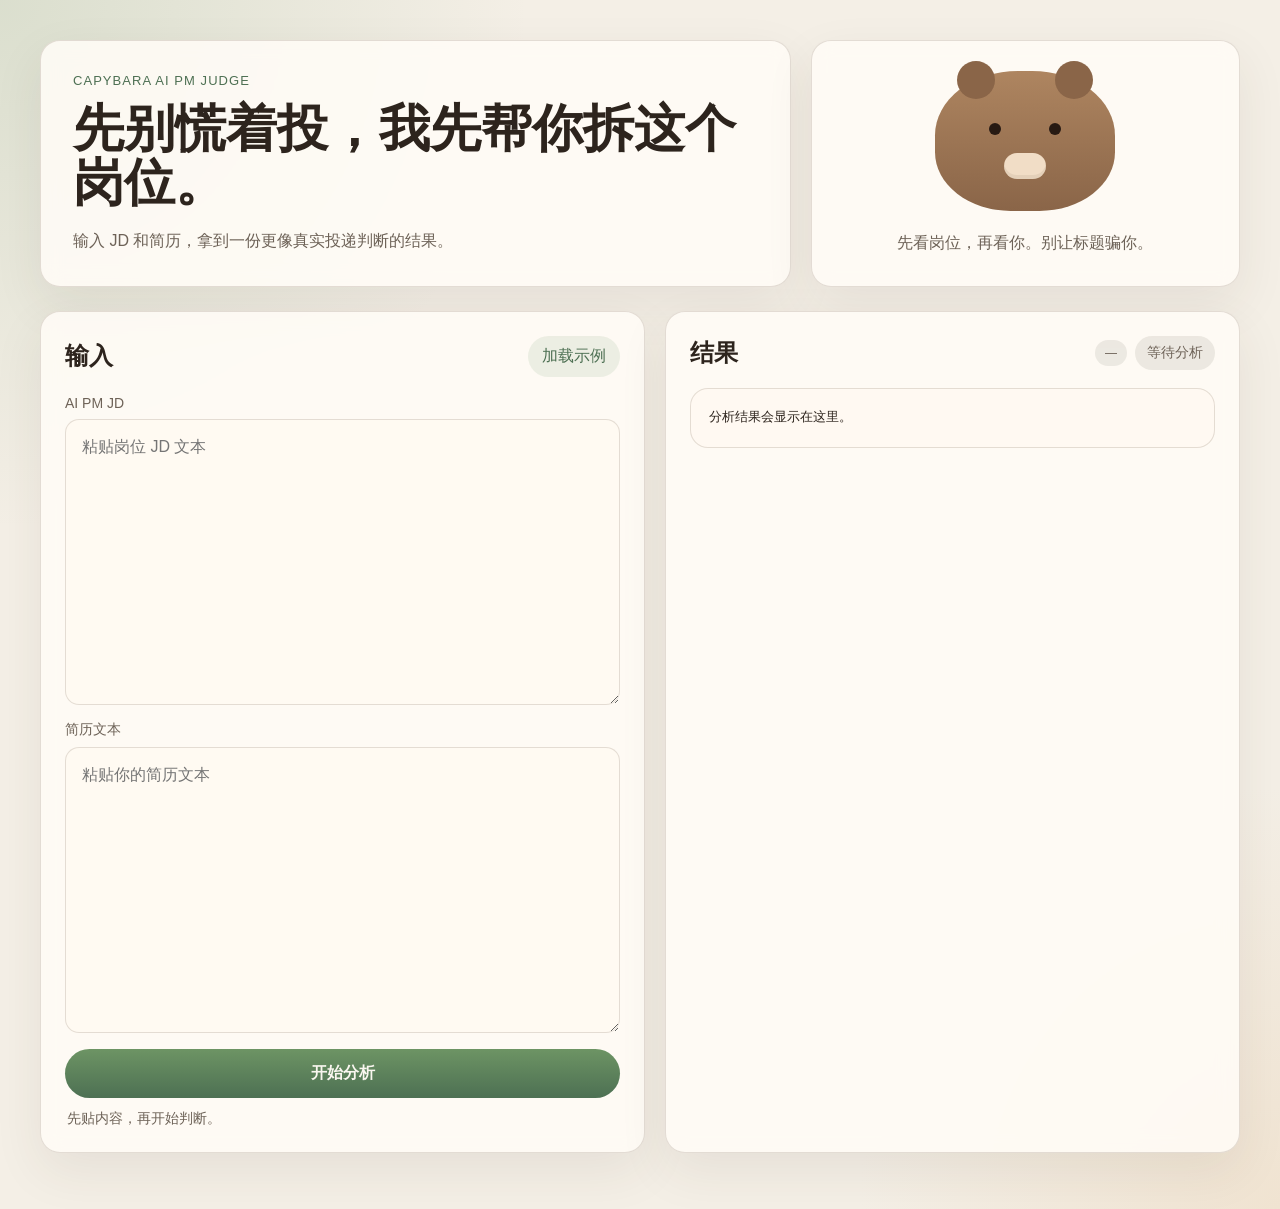
<file: static/index.html>
<!--
目的：index.html 旧版前端页面。
定义：static/index.html 是历史静态预览页。
范围包括：
- 旧版页面结构和视觉验证入口。
范围不包括：
- 不作为当前根路径默认页面。
使用与修改规则：
- 当前入口优先维护 design-preview-02.html。
-->

<!DOCTYPE html>
<html lang="zh-CN">
  <head>
    <meta charset="UTF-8" />
    <meta name="viewport" content="width=device-width, initial-scale=1.0" />
    <title>AI PM 岗位判断工具</title>
    <link rel="stylesheet" href="/static/styles.css" />
  </head>
  <body>
    <main class="page-shell">
      <section class="hero">
        <div class="hero-copy">
          <p class="eyebrow">Capybara AI PM Judge</p>
          <h1>先别慌着投，我先帮你拆这个岗位。</h1>
          <p class="subtitle">
            输入 JD 和简历，拿到一份更像真实投递判断的结果。
          </p>
        </div>
        <div class="capybara-card">
          <div class="capybara-face" aria-hidden="true">
            <span class="ear left"></span>
            <span class="ear right"></span>
            <span class="eye left"></span>
            <span class="eye right"></span>
            <span class="nose"></span>
          </div>
          <p class="capybara-line">先看岗位，再看你。别让标题骗你。</p>
        </div>
      </section>

      <section class="tool-grid">
        <form id="analyze-form" class="panel input-panel">
          <div class="panel-head">
            <h2>输入</h2>
            <button type="button" id="load-demo" class="ghost-button">加载示例</button>
          </div>

          <label class="field">
            <span>AI PM JD</span>
            <textarea
              id="jd-text"
              name="jd_text"
              rows="10"
              placeholder="粘贴岗位 JD 文本"
              required
            ></textarea>
          </label>

          <label class="field">
            <span>简历文本</span>
            <textarea
              id="resume-text"
              name="resume_text"
              rows="10"
              placeholder="粘贴你的简历文本"
              required
            ></textarea>
          </label>

          <button type="submit" id="submit-button" class="primary-button">开始分析</button>
          <p id="status-line" class="status-line">先贴内容，再开始判断。</p>
        </form>

        <section class="panel result-panel" id="result-panel">
          <div class="panel-head">
            <h2>结果</h2>
            <div class="badge-group">
              <span class="version-badge" id="workflow-version">—</span>
              <span class="result-badge idle" id="recommendation-badge">等待分析</span>
            </div>
          </div>

          <pre id="raw-output" class="raw-output">分析结果会显示在这里。</pre>
        </section>
      </section>
    </main>

    <script src="/static/app.js"></script>
  </body>
</html>
</file>
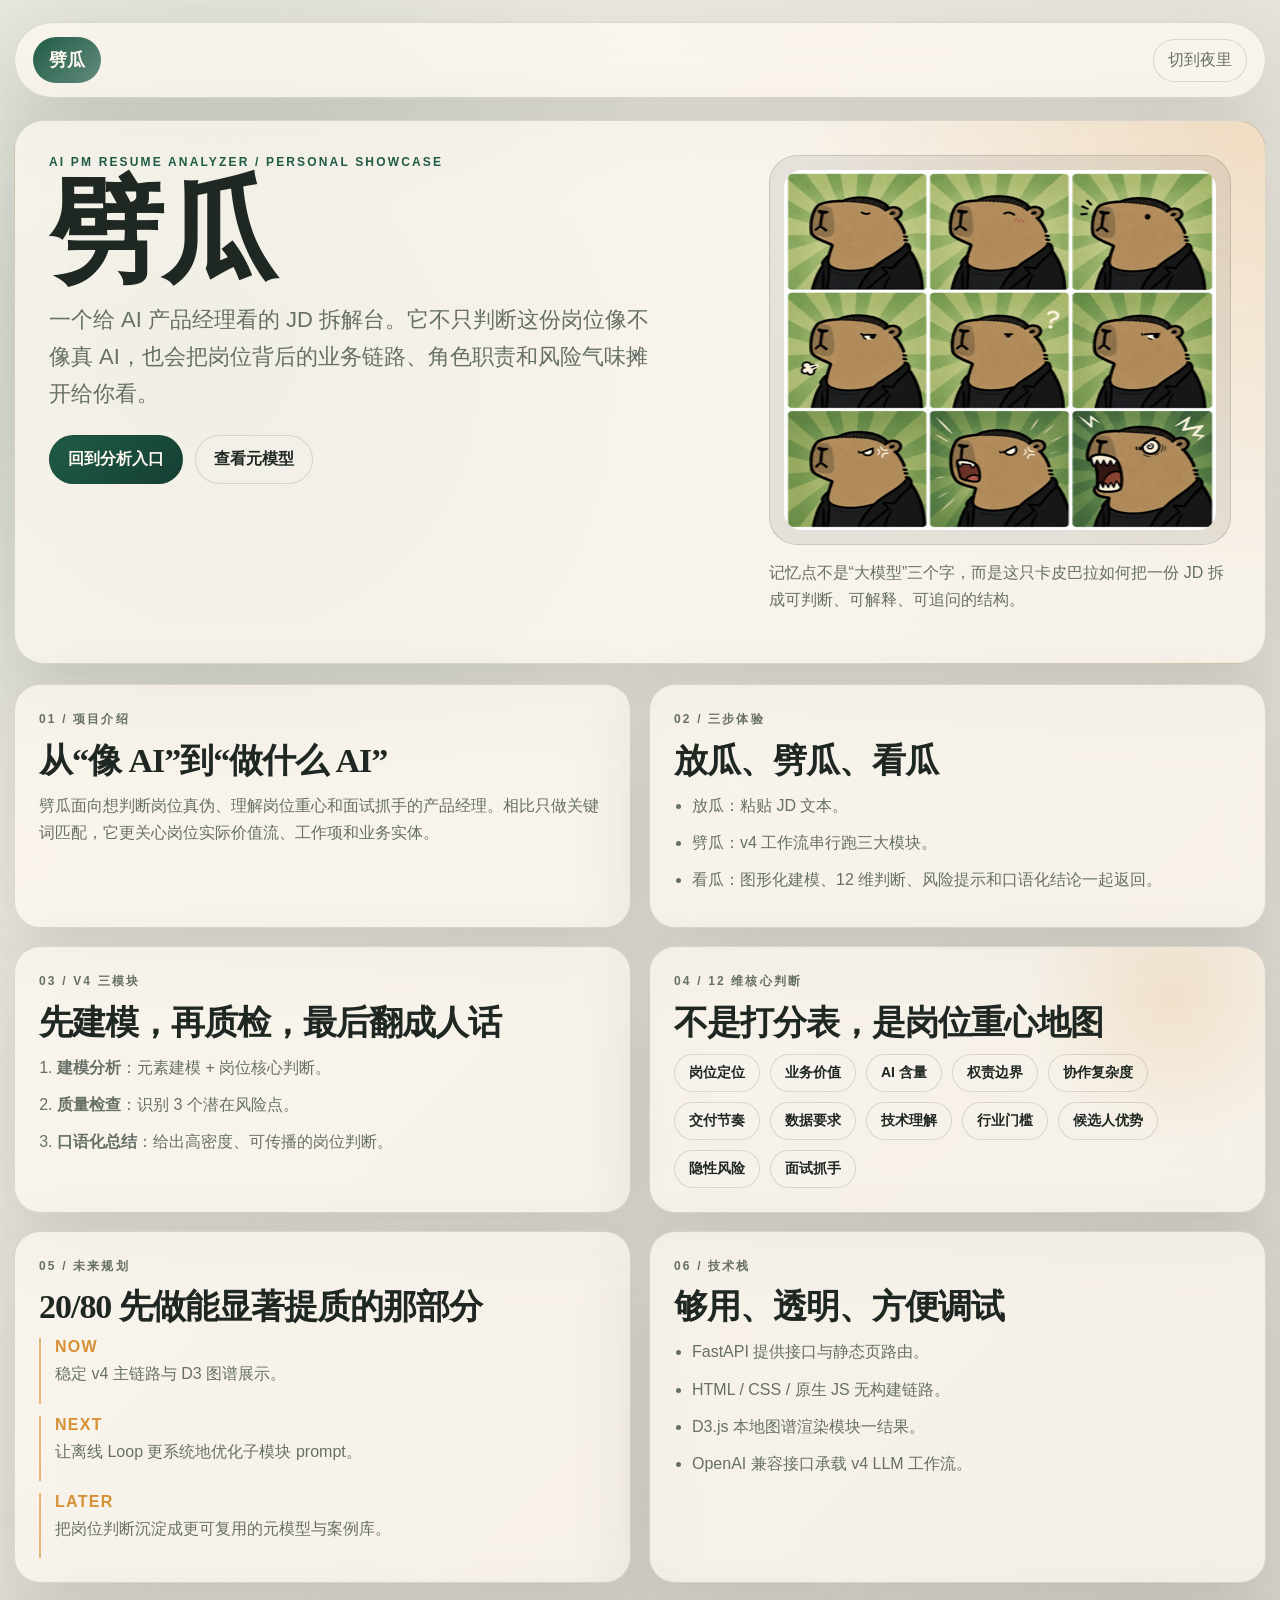
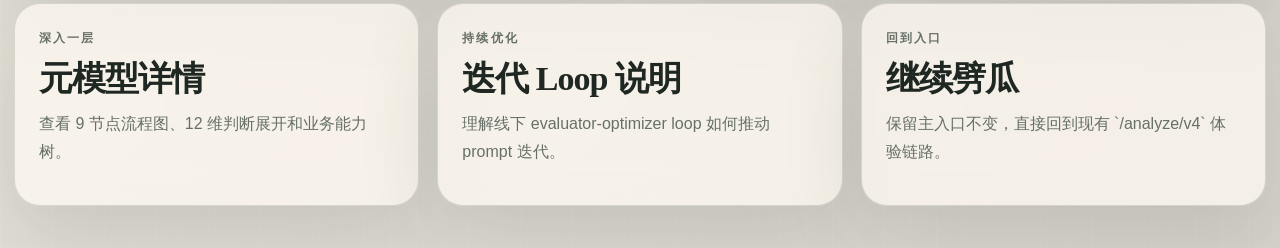
<file: static/about.html>
<!--
目的：展示“劈瓜”项目的个人介绍与能力说明页。
定义：提供 `/about` 路由使用的卡片式 dashboard 静态页面。
范围包括：
- Hero、项目说明、分析流程、12 维判断、规划、技术栈和跳转卡片。
范围不包括：
- 不承载 JD 分析请求逻辑，不渲染实时接口数据。
使用与修改规则：
- 结构类名变更时同步 `about.css` 和 `about.js`。
-->

<!DOCTYPE html>
<html lang="zh-CN">
  <head>
    <meta charset="UTF-8" />
    <meta name="viewport" content="width=device-width, initial-scale=1.0" />
    <meta
      name="description"
      content="劈瓜项目展示页：介绍 AI 产品经理 JD 分析工具的定位、v4 工作流和技术栈。"
    />
    <meta property="og:title" content="劈瓜 | 项目展示" />
    <meta property="og:description" content="一个把 AI 产品经理 JD 拆成业务链路、职责和风险的分析工具。" />
    <meta property="og:image" content="/static/assets/capybara/capybara-grid-og.png" />
    <meta name="twitter:card" content="summary_large_image" />
    <title>劈瓜 | About</title>
    <link rel="icon" type="image/png" href="/static/assets/favicon/favicon.png" />
    <script src="/static/theme.js"></script>
    <link rel="stylesheet" href="/static/theme.css" />
    <link rel="stylesheet" href="/static/about.css" />
  </head>
  <body>
    <div class="about-shell">
      <header class="about-topbar reveal" style="--delay: 0.05s">
        <a class="brand-chip" href="/">劈瓜</a>
        <button class="theme-toggle" id="theme-toggle" type="button" data-theme-toggle aria-label="切换主题">
          夜色切换
        </button>
      </header>

      <main class="about-main">
        <section class="hero-panel reveal" style="--delay: 0.1s">
          <div class="hero-copy">
            <p class="eyebrow">AI PM Resume Analyzer / Personal Showcase</p>
            <h1>劈瓜</h1>
            <p class="hero-lead">
              一个给 AI 产品经理看的 JD 拆解台。它不只判断这份岗位像不像真 AI，也会把岗位背后的业务链路、角色职责和风险气味摊开给你看。
            </p>
            <div class="hero-actions">
              <a class="hero-button primary" href="/">回到分析入口</a>
              <a class="hero-button secondary" href="/meta-model">查看元模型</a>
            </div>
          </div>
          <aside class="hero-mascot">
            <div class="mascot-frame">
              <img
                src="/static/assets/capybara/capybara-grid.png"
                alt="劈瓜吉祥物九宫格"
                width="360"
                height="360"
                loading="lazy"
                decoding="async"
              />
            </div>
            <p>
              记忆点不是“大模型”三个字，而是这只卡皮巴拉如何把一份 JD 拆成可判断、可解释、可追问的结构。
            </p>
          </aside>
        </section>

        <section class="card-grid">
          <article class="feature-card reveal" id="story" style="--delay: 0.16s">
            <p class="card-kicker">01 / 项目介绍</p>
            <h2>从“像 AI”到“做什么 AI”</h2>
            <p>
              劈瓜面向想判断岗位真伪、理解岗位重心和面试抓手的产品经理。相比只做关键词匹配，它更关心岗位实际价值流、工作项和业务实体。
            </p>
          </article>

          <article class="feature-card reveal" style="--delay: 0.22s">
            <p class="card-kicker">02 / 三步体验</p>
            <h2>放瓜、劈瓜、看瓜</h2>
            <ul class="bullet-list">
              <li>放瓜：粘贴 JD 文本。</li>
              <li>劈瓜：v4 工作流串行跑三大模块。</li>
              <li>看瓜：图形化建模、12 维判断、风险提示和口语化结论一起返回。</li>
            </ul>
          </article>

          <article class="feature-card reveal" id="workflow" style="--delay: 0.28s">
            <p class="card-kicker">03 / v4 三模块</p>
            <h2>先建模，再质检，最后翻成人话</h2>
            <ol class="number-list">
              <li><strong>建模分析</strong>：元素建模 + 岗位核心判断。</li>
              <li><strong>质量检查</strong>：识别 3 个潜在风险点。</li>
              <li><strong>口语化总结</strong>：给出高密度、可传播的岗位判断。</li>
            </ol>
          </article>

          <article class="feature-card reveal accent-card" id="judgment" style="--delay: 0.34s">
            <p class="card-kicker">04 / 12 维核心判断</p>
            <h2>不是打分表，是岗位重心地图</h2>
            <div class="tag-cloud" aria-label="12维判断标签云">
              <span>岗位定位</span>
              <span>业务价值</span>
              <span>AI 含量</span>
              <span>权责边界</span>
              <span>协作复杂度</span>
              <span>交付节奏</span>
              <span>数据要求</span>
              <span>技术理解</span>
              <span>行业门槛</span>
              <span>候选人优势</span>
              <span>隐性风险</span>
              <span>面试抓手</span>
            </div>
          </article>

          <article class="feature-card reveal" id="next" style="--delay: 0.4s">
            <p class="card-kicker">05 / 未来规划</p>
            <h2>20/80 先做能显著提质的那部分</h2>
            <div class="timeline">
              <div>
                <strong>Now</strong>
                <p>稳定 v4 主链路与 D3 图谱展示。</p>
              </div>
              <div>
                <strong>Next</strong>
                <p>让离线 Loop 更系统地优化子模块 prompt。</p>
              </div>
              <div>
                <strong>Later</strong>
                <p>把岗位判断沉淀成更可复用的元模型与案例库。</p>
              </div>
            </div>
          </article>

          <article class="feature-card reveal" style="--delay: 0.46s">
            <p class="card-kicker">06 / 技术栈</p>
            <h2>够用、透明、方便调试</h2>
            <ul class="bullet-list">
              <li>FastAPI 提供接口与静态页路由。</li>
              <li>HTML / CSS / 原生 JS 无构建链路。</li>
              <li>D3.js 本地图谱渲染模块一结果。</li>
              <li>OpenAI 兼容接口承载 v4 LLM 工作流。</li>
            </ul>
          </article>
        </section>

        <section class="jump-grid">
          <a class="jump-card reveal" href="/meta-model" style="--delay: 0.52s">
            <p class="card-kicker">深入一层</p>
            <h2>元模型详情</h2>
            <p>查看 9 节点流程图、12 维判断展开和业务能力树。</p>
          </a>
          <a
            class="jump-card reveal"
            href="/static/loop-iteration-explainer.html"
            style="--delay: 0.58s"
          >
            <p class="card-kicker">持续优化</p>
            <h2>迭代 Loop 说明</h2>
            <p>理解线下 evaluator-optimizer loop 如何推动 prompt 迭代。</p>
          </a>
          <a class="jump-card reveal" href="/" style="--delay: 0.64s">
            <p class="card-kicker">回到入口</p>
            <h2>继续劈瓜</h2>
            <p>保留主入口不变，直接回到现有 `/analyze/v4` 体验链路。</p>
          </a>
        </section>
      </main>
    </div>
    <script src="/static/about.js"></script>
  </body>
</html>
</file>
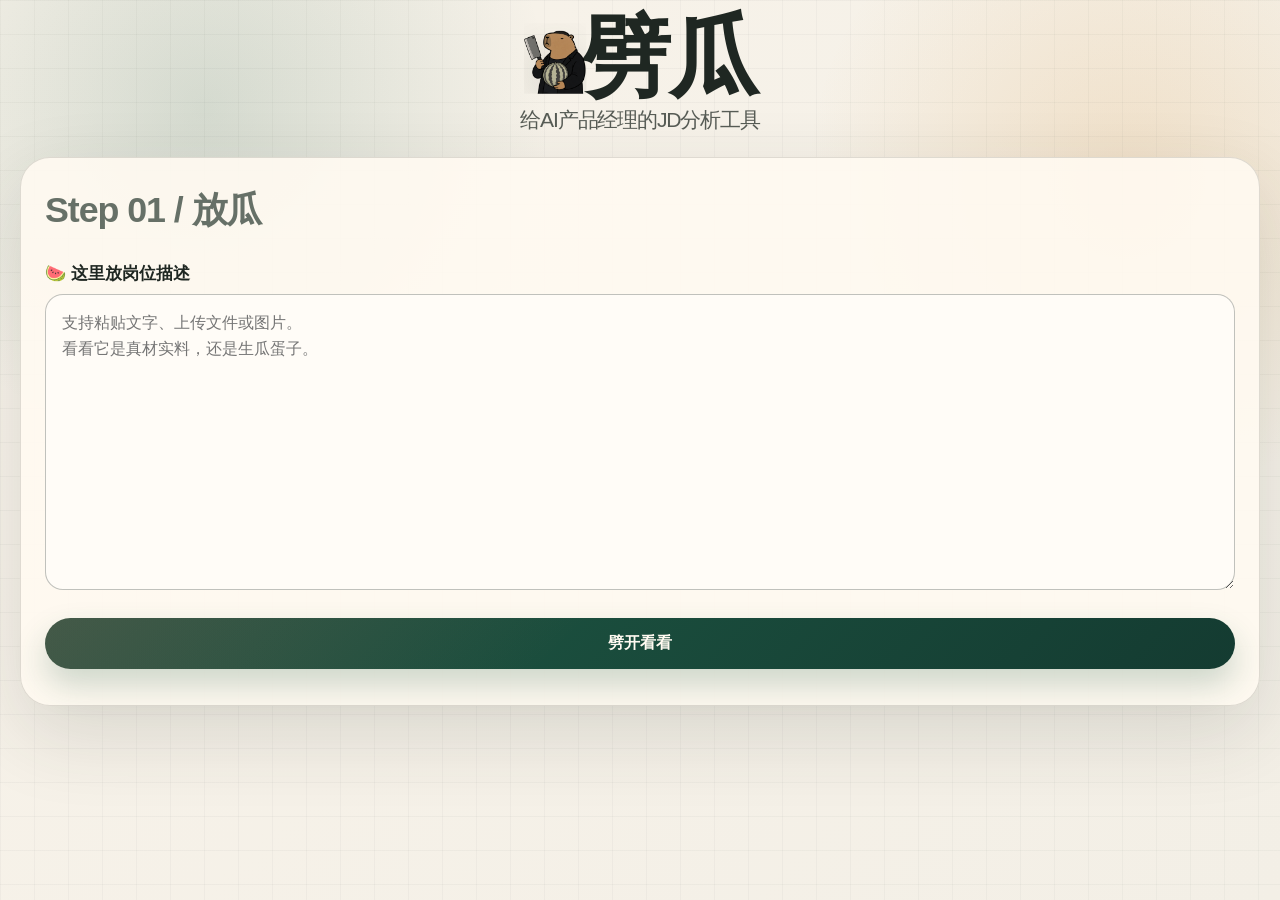
<file: static/design-preview-01.html>
<!--
目的：design-preview-01.html 旧版前端页面。
定义：static/design-preview-01.html 是历史静态预览页。
范围包括：
- 旧版页面结构和视觉验证入口。
范围不包括：
- 不作为当前根路径默认页面。
使用与修改规则：
- 当前入口优先维护 design-preview-02.html。
-->

<!DOCTYPE html>
<html lang="zh-CN">
  <head>
    <meta charset="UTF-8" />
    <meta name="viewport" content="width=device-width, initial-scale=1.0" />
    <title>劈瓜 - 三步交互预览 01</title>
    <link rel="stylesheet" href="design-preview-01.css" />
  </head>
  <body>
    <main class="preview-page" id="preview-page" data-state="input">
      <div class="corner-brand" aria-hidden="true">劈瓜</div>

      <header class="topbar" aria-label="页面说明">
        <div class="brand-lockup">
          <div class="brand-row">
            <img
              class="hero-mark"
              src="/static/assets/pigua/frame-01.png"
              alt="拿着刀和西瓜的卡皮巴拉"
            />
            <h1>劈瓜</h1>
          </div>
          <p class="hero-subtitle">给AI产品经理的JD分析工具</p>
        </div>
      </header>

      <section class="material-summary" id="material-summary" hidden>
        <div>
          <span class="summary-dot" aria-hidden="true"></span>
          <strong>职位瓜收好了</strong>
          <p>职位瓜已保留在本页，仅用于这次交互预览。</p>
        </div>
        <div class="summary-actions">
          <button class="quiet-button" type="button" id="toggle-materials">展开查看</button>
          <button class="quiet-button" type="button" id="reset-button">重新输入</button>
        </div>
      </section>

      <section class="material-detail" id="material-detail" hidden>
        <article>
          <span>这只职位瓜</span>
          <p id="jd-preview"></p>
        </article>
      </section>

      <section class="view input-view" id="input-view" aria-labelledby="input-step-title">
        <form class="input-card" id="preview-form">
          <div class="card-head">
            <p class="section-label input-step-title" id="input-step-title">Step 01 / 放瓜</p>
          </div>

          <div class="input-grid">
            <label class="field">
              <span>🍉 这里放岗位描述</span>
              <textarea
                id="jd-text"
                rows="10"
                placeholder="支持粘贴文字、上传文件或图片。
看看它是真材实料，还是生瓜蛋子。"
              ></textarea>
            </label>
          </div>

          <p class="form-error" id="form-error" role="alert" hidden>先放岗位描述，才能劈瓜。</p>
          <button class="primary-button" type="submit">劈开看看</button>
        </form>
      </section>

      <section class="view loading-view" id="loading-view" aria-labelledby="loading-title" hidden>
        <div class="loading-card">
          <div class="card-head">
            <h2 class="section-label input-step-title" id="loading-title">Step 02 / 劈瓜</h2>
          </div>

          <div class="loading-hero">
            <div class="loading-mascot" aria-label="卡皮巴拉正在劈瓜">
              <img
                id="mascot-frame"
                src="/static/assets/pigua/frame-01.png"
                alt="卡皮巴拉正在劈开一只职位瓜"
              />
              <div class="mascot-placeholder" id="mascot-placeholder" hidden>
                <strong>卡皮巴拉劈瓜.gif</strong>
                <span>把多模态帧图放到 static/assets/pigua/ 后会自动播放。</span>
              </div>
            </div>
          </div>

          <div class="loading-progress" aria-label="分析步骤">
            <div class="loading-progress-track" aria-hidden="true">
              <div class="loading-progress-fill"></div>
            </div>
            <ol class="loading-progress-steps">
              <li>
                <span class="progress-dot" aria-hidden="true"></span>
                <strong>看瓜皮</strong>
                <em>岗位标题有没有虚标</em>
              </li>
              <li>
                <span class="progress-dot" aria-hidden="true"></span>
                <strong>掂重量</strong>
                <em>JD 要求是不是离谱</em>
              </li>
              <li>
                <span class="progress-dot" aria-hidden="true"></span>
                <strong>找吸铁石</strong>
                <em>识别伪 AI 和外包味</em>
              </li>
              <li>
                <span class="progress-dot" aria-hidden="true"></span>
                <strong>看瓜瓤</strong>
                <em>判断岗位核心任务</em>
              </li>
            </ol>
          </div>
        </div>
      </section>

      <section class="view result-view" id="result-view" aria-labelledby="result-title" hidden>
        <div class="result-output-card">
          <div class="card-head result-output-head">
            <h2 class="section-label input-step-title" id="result-title">Step 03 / 看瓜</h2>
          </div>
          <article class="result-output" aria-label="分析结果">
            <p>
              半熟，是真 AI 岗，但别被标题带跑。
            </p>
            <p>
              这只职位瓜不是生瓜蛋子，岗位更偏真 AI 应用型 PM，不是纯算法或模型训练岗位。
              JD 里的核心任务集中在业务场景拆解、AI 能力边界判断、效果指标设计和跨团队落地。
            </p>
            <p>
              但里面也有几个需要继续追问的点：模型能力由谁负责、PM 是否拥有指标定义权、
              以及这个岗位到底是在做产品判断，还是在给现成模型补流程和写需求。
            </p>
            <p>
              面试前建议重点拆三个问题：业务价值链在哪里、AI 能力是否真的参与主流程、
              以及团队如何衡量上线后的效果。
            </p>
          </article>
          <button class="primary-button result-action" type="button" id="result-reset-button">换个瓜再劈</button>
        </div>
      </section>
    </main>

    <script src="design-preview-01.js"></script>
  </body>
</html>
</file>
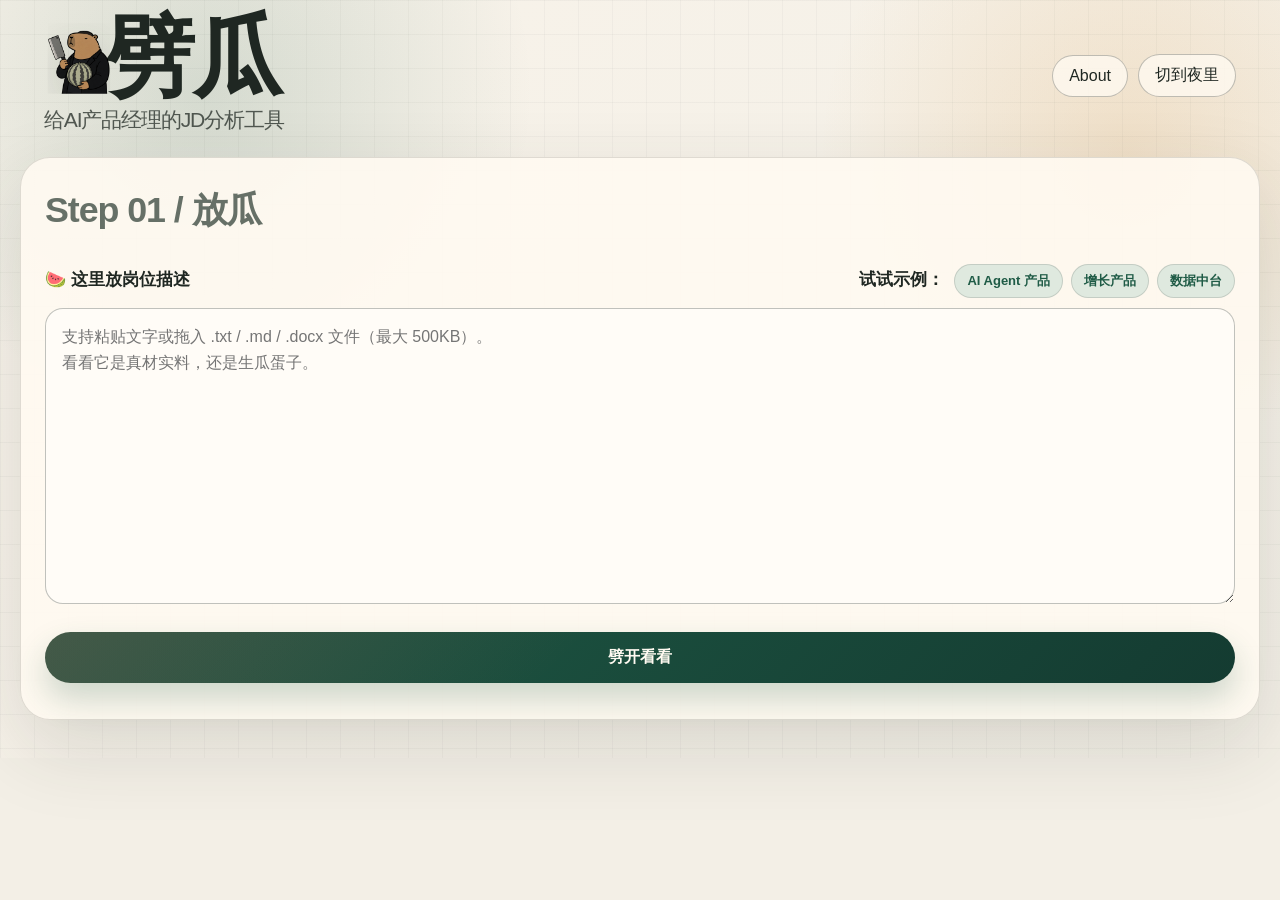
<file: static/design-preview-02.html>
<!--
目的：当前联调页面结构。
定义：当前首页和 /analyze/v4 前端联调页的 HTML 结构。
范围包括：
- 输入区、loading 区、结果区和静态资源引用。
范围不包括：
- 不写业务请求逻辑或图谱算法。
使用与修改规则：
- 资源路径变化需同步 app/main.py 静态挂载和 JS/CSS 文件。
-->

<!DOCTYPE html>
<html lang="zh-CN">
  <head>
    <meta charset="UTF-8" />
    <meta name="viewport" content="width=device-width, initial-scale=1.0" />
    <meta
      name="description"
      content="劈瓜是给 AI 产品经理的 JD 分析工具，输出岗位建模、风险质检和口语化总结。"
    />
    <meta property="og:title" content="劈瓜 | AI 产品经理 JD 分析工具" />
    <meta property="og:description" content="粘贴 JD，查看 v4 建模图谱、12 维判断、风险点和总结。" />
    <meta property="og:image" content="/static/assets/capybara/capybara-grid-og.png" />
    <meta name="twitter:card" content="summary_large_image" />
    <title>劈瓜 | AI 产品经理 JD 分析工具</title>
    <link rel="icon" type="image/png" href="/static/assets/favicon/favicon.png" />
    <script src="/static/theme.js"></script>
    <link rel="stylesheet" href="/static/theme.css" />
    <link rel="stylesheet" href="/static/design-preview-02.css" />
    <script src="/static/d3.v7.min.js"></script>
    <script src="/static/graph-renderer.js"></script>
    <script src="/static/field-labels.js"></script>
    <script src="/static/mammoth.browser.min.js"></script>
  </head>
  <body>
    <main class="preview-page" id="preview-page" data-state="input">
      <div class="corner-brand" aria-hidden="true">劈瓜</div>

      <header class="topbar" aria-label="页面说明">
        <div class="brand-lockup">
          <div class="brand-row">
            <img
              class="hero-mark"
              src="/static/assets/pigua/frame-01.png"
              alt="拿着刀和西瓜的卡皮巴拉"
            />
            <h1>劈瓜</h1>
          </div>
          <p class="hero-subtitle">给AI产品经理的JD分析工具</p>
        </div>
        <div class="topbar-actions">
          <a class="topbar-link about-toggle" href="/about">
            About
          </a>
          <button class="theme-toggle" type="button" data-theme-toggle aria-label="切换主题">
            夜色切换
          </button>
        </div>
      </header>

      <section class="view input-view" id="input-view" aria-labelledby="input-step-title">
        <form class="input-card" id="preview-form">
          <div class="card-head">
            <p class="section-label input-step-title" id="input-step-title">Step 01 / 放瓜</p>
          </div>

          <div class="input-grid">
            <label class="field">
              <span class="field-head">
                <span>🍉 这里放岗位描述</span>
                <span class="sample-jd-row" aria-label="示例岗位描述">
                  <span>试试示例：</span>
                  <span class="sample-jd-chips">
                    <button class="sample-jd-chip" type="button" data-sample-jd="ai_agent">AI Agent 产品</button>
                    <button class="sample-jd-chip" type="button" data-sample-jd="growth">增长产品</button>
                    <button class="sample-jd-chip" type="button" data-sample-jd="data_platform">数据中台</button>
                  </span>
                </span>
              </span>
              <textarea
                id="jd-text"
                rows="10"
                placeholder="支持粘贴文字或拖入 .txt / .md / .docx 文件（最大 500KB）。
看看它是真材实料，还是生瓜蛋子。"
              ></textarea>
            </label>
          </div>

          <details class="history-panel" id="history-panel" hidden>
            <summary>最近劈过的瓜</summary>
            <div class="history-panel-heading">
              <p class="history-panel-hint">仅保存在这台设备的浏览器中，点击可回填 JD。</p>
              <button class="history-clear-button" id="history-clear-button" type="button">清空历史</button>
            </div>
            <ul class="history-list" id="history-list"></ul>
          </details>

          <p class="input-feedback" id="form-error" aria-live="polite" hidden>先放岗位描述，才能劈瓜。</p>
          <button class="primary-button" type="submit">劈开看看</button>
        </form>
      </section>

      <section class="view loading-view" id="loading-view" aria-labelledby="loading-title" hidden>
        <div class="loading-card">
          <div class="card-head">
            <h2 class="section-label input-step-title" id="loading-title">Step 02 / 劈瓜</h2>
          </div>

          <div class="loading-hero">
            <div class="loading-mascot" aria-label="卡皮巴拉正在劈瓜">
              <img
                id="mascot-frame"
                src="/static/assets/pigua/frame-01.png"
                alt="卡皮巴拉正在劈开一只职位瓜"
              />
              <div class="mascot-placeholder" id="mascot-placeholder" hidden>
                <strong>卡皮巴拉劈瓜.gif</strong>
                <span>把多模态帧图放到 static/assets/pigua/ 后会自动播放。</span>
              </div>
            </div>
          </div>

          <p class="loading-status" id="loading-status" role="status" aria-live="polite">
            分析通常需要 60-90 秒，卡皮巴拉正在卖力劈瓜...
          </p>

          <div class="loading-progress" aria-label="分析步骤">
            <div class="loading-progress-track" aria-hidden="true">
              <div class="loading-progress-fill"></div>
            </div>
            <ol class="loading-progress-steps">
              <li>
                <span class="progress-dot" aria-hidden="true"></span>
                <strong>看瓜皮</strong>
                <em>提取 JD 业务元素</em>
              </li>
              <li>
                <span class="progress-dot" aria-hidden="true"></span>
                <strong>掂重量</strong>
                <em>生成岗位核心判断</em>
              </li>
              <li>
                <span class="progress-dot" aria-hidden="true"></span>
                <strong>找吸铁石</strong>
                <em>质检潜在岗位风险</em>
              </li>
              <li>
                <span class="progress-dot" aria-hidden="true"></span>
                <strong>看瓜瓤</strong>
                <em>整理口语化结论</em>
              </li>
            </ol>
          </div>
        </div>
      </section>

      <section class="view result-view" id="result-view" aria-labelledby="result-title" hidden>
        <div class="result-output-card">
          <div class="card-head result-output-head">
            <h2 class="section-label input-step-title" id="result-title">Step 03 / 看瓜</h2>
          </div>
          <aside class="sample-banner" id="sample-banner" hidden aria-label="前端验收样例说明">
            <strong>冻结验收样例</strong>
            <span id="sample-banner-detail">使用生产渲染器加载，不调用 LLM。</span>
          </aside>
          <div class="result-export-toolbar" id="result-export-toolbar" hidden aria-label="结果导出">
            <button class="quiet-button export-button" type="button" id="download-json-button">
              下载 JSON
            </button>
            <button class="quiet-button export-button" type="button" id="download-markdown-button">
              下载 Markdown
            </button>
            <button class="quiet-button export-button" type="button" id="copy-trace-button">
              复制 trace
            </button>
            <span class="export-status" id="export-status" role="status" aria-live="polite"></span>
          </div>
          <div id="result-summary" aria-label="分析结论"></div>

          <!-- D3 图谱容器 -->
          <details class="graph-card result-disclosure" id="graphCard" open hidden>
            <summary class="result-disclosure-summary">
              <span class="graph-summary-title">建模图谱</span>
              <span class="graph-tabbar" aria-label="图谱视图切换">
                <button class="graph-view-btn active" type="button" data-view="1">关系图</button>
                <button class="graph-view-btn" type="button" data-view="2">流程图</button>
                <button class="graph-view-btn" type="button" data-view="3">CRUD 矩阵</button>
              </span>
            </summary>
            <div class="graph-header-actions" aria-label="图谱视图控制">
              <button
                class="graph-fullscreen-toggle"
                type="button"
                id="graph-fullscreen-toggle"
                aria-controls="graphCard"
                aria-pressed="false"
              >全屏查看</button>
            </div>
            <div class="result-disclosure-body">
            <div class="view-pane active" data-view="1">
              <div class="graph-toolbar">
                <span style="font-size:11px;color:var(--muted);margin-right:4px;">筛选:</span>
                <div class="filter-group">
                  <button class="filter-btn vs active" data-type="VS">价值流</button>
                  <button class="filter-btn wi active" data-type="WI">工作事项</button>
                  <button class="filter-btn enj active" data-type="ENJ">业务实体</button>
                  <button class="filter-btn cap active" data-type="CAP">能力</button>
                </div>
                <button class="filter-btn show-all" id="btnFit">一屏看清</button>
              </div>
              <div class="graph-svg-wrap" id="svgWrap">
                <div class="graph-tooltip" id="tooltip"></div>
                <div class="graph-zoom-controls" aria-label="关系图缩放控制">
                  <button class="graph-zoom-button" type="button" data-graph-zoom="in" aria-label="放大关系图">＋</button>
                  <button class="graph-zoom-button" type="button" data-graph-zoom="out" aria-label="缩小关系图">－</button>
                </div>
              </div>
              <div class="legend-row" id="legend1">
                <span style="font-weight:600;">图例</span>
                <span class="legend-item"><span class="legend-swatch vs"></span>价值流</span>
                <span class="legend-item"><span class="legend-swatch wi"></span>工作事项</span>
                <span class="legend-item"><span class="legend-swatch enj"></span>业务实体</span>
                <span class="legend-item"><span class="legend-swatch cap"></span>能力</span>
                <span class="legend-item"><span class="legend-line contains"></span>包含</span>
                <span class="legend-item"><span class="legend-line operates"></span>CRUD操作</span>
                <span class="legend-item"><span class="legend-line requires"></span>需要能力</span>
              </div>
            </div>

            <div class="view-pane" data-view="2" hidden>
              <div class="graph-toolbar">
                <span style="font-size:11px;color:var(--muted);">流程图 — 价值流内工作事项顺序</span>
              </div>
              <div class="swimlane-wrap" id="swimlaneWrap"></div>
              <div class="legend-row" id="legend2" hidden>
                <span style="font-weight:600;">图例</span>
                <span class="legend-item"><span class="legend-line contains"></span>价值流边界</span>
                <span class="legend-item"><span class="legend-swatch wi"></span>工作事项</span>
                <span class="legend-item"><span class="legend-line contains"></span>流程顺序</span>
              </div>
            </div>

            <div class="view-pane" data-view="3" hidden>
              <div class="graph-toolbar">
                <span style="font-size:11px;color:var(--muted);">CRUD 矩阵 — 工作事项 × 业务实体 / 能力</span>
              </div>
              <div class="matrix-wrap" id="matrixWrap"></div>
              <div class="legend-row" id="legend3" hidden>
                <span style="font-weight:600;">CRUD</span>
                <span class="legend-item"><span class="legend-swatch" style="background:#2f8d5b;"></span>C 创建</span>
                <span class="legend-item"><span class="legend-swatch" style="background:#8bb8a0;"></span>R 读取</span>
                <span class="legend-item"><span class="legend-swatch" style="background:#d69035;"></span>U 更新</span>
                <span class="legend-item"><span class="legend-swatch" style="background:#a0472d;"></span>D 删除</span>
                <span class="legend-item"><span class="legend-swatch" style="background:#2f8d5b;border-radius:2px;"></span>✓ 需要该能力</span>
              </div>
            </div>

            <div class="detail-panel" id="detailPanel">
              <button class="dp-close" id="dpClose">&times;</button>
              <div id="dpContent"></div>
            </div>
            </div>
          </details>

          <div id="result-content" aria-label="分析结果"></div>

          <button class="primary-button result-action" type="button" id="result-reset-button">换个瓜再劈</button>
        </div>
      </section>
    </main>

    <script src="/static/design-preview-02.js"></script>
  </body>
</html>
</file>
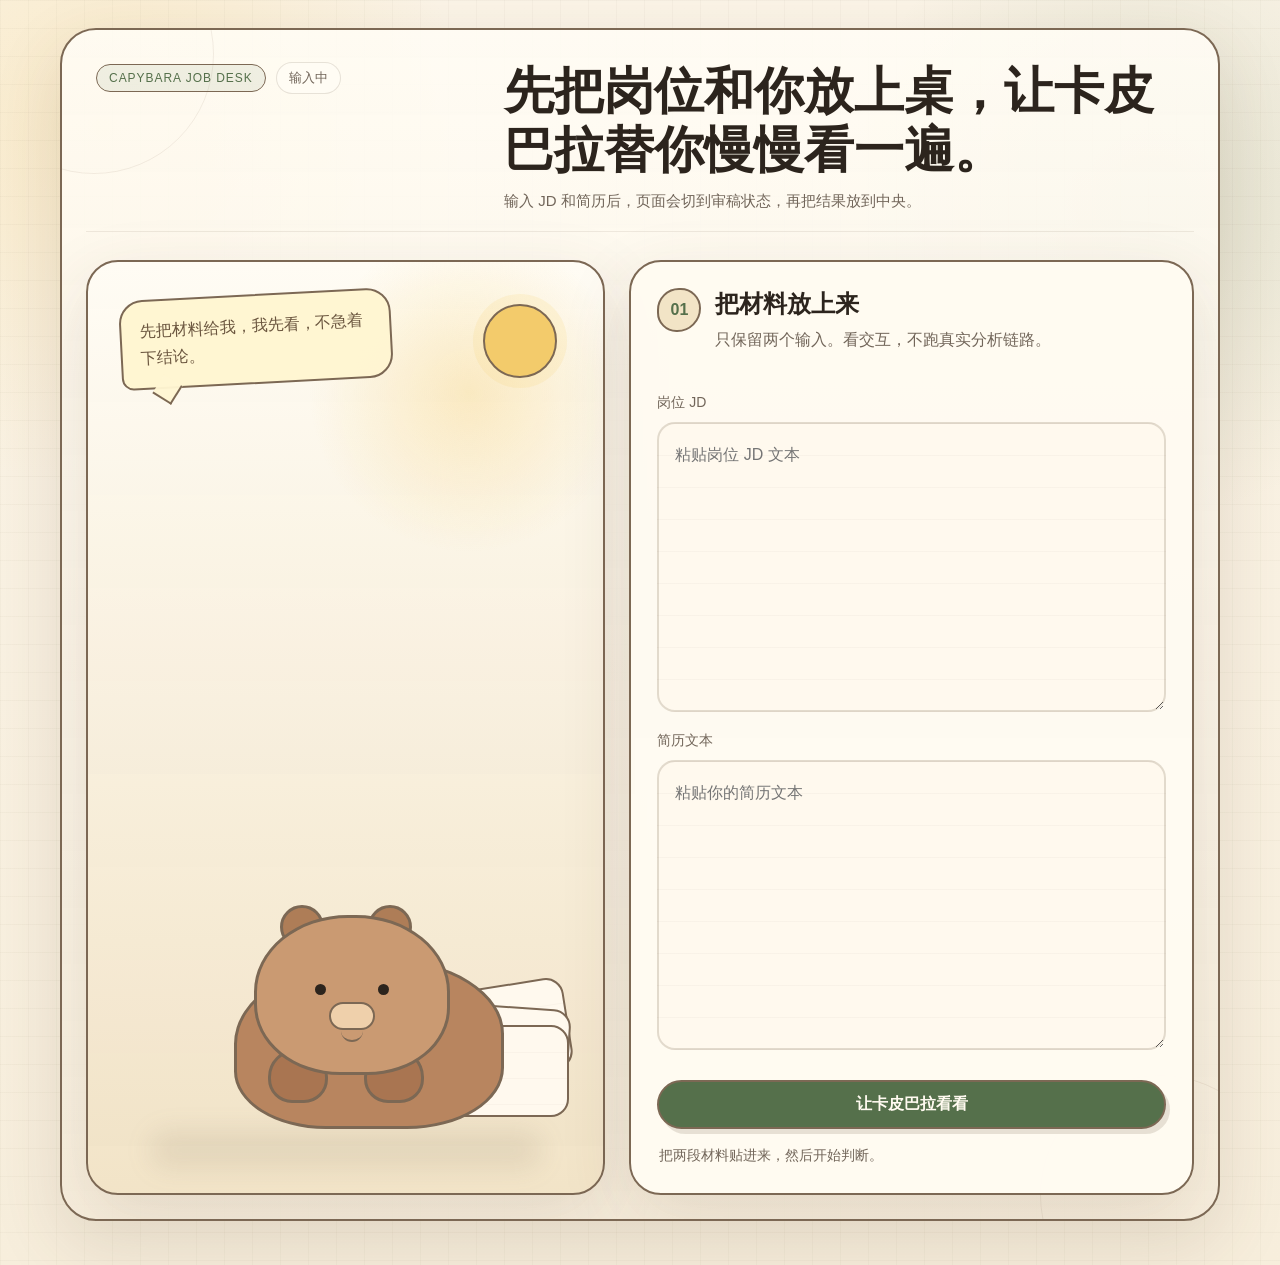
<file: static/design-preview.html>
<!--
目的：design-preview.html 旧版前端页面。
定义：static/design-preview.html 是历史静态预览页。
范围包括：
- 旧版页面结构和视觉验证入口。
范围不包括：
- 不作为当前根路径默认页面。
使用与修改规则：
- 当前入口优先维护 design-preview-02.html。
-->

<!DOCTYPE html>
<html lang="zh-CN">
  <head>
    <meta charset="UTF-8" />
    <meta name="viewport" content="width=device-width, initial-scale=1.0" />
    <title>AI PM 岗位判断工具 - 交互验证</title>
    <link rel="stylesheet" href="design-preview.css" />
  </head>
  <body>
    <main class="preview-shell state-input" id="preview-shell" data-state="input">
      <section class="stage-card">
        <div class="texture-orbit orbit-left"></div>
        <div class="texture-orbit orbit-right"></div>

        <header class="hero-head">
          <div class="hero-meta">
            <p class="eyebrow">Capybara Job Desk</p>
            <span class="state-chip" id="state-chip">输入中</span>
          </div>
          <div class="hero-copy">
            <h1>先把岗位和你放上桌，让卡皮巴拉替你慢慢看一遍。</h1>
            <p class="hero-note" id="hero-note">
              这里不是催投页。先贴 JD 和简历，再看它给你的那一句判断。
            </p>
          </div>
        </header>

        <section class="stage-scene" aria-live="polite">
          <div class="capybara-stage" aria-label="卡皮巴拉在桌前帮你看材料">
            <div class="desk-halo"></div>
            <div class="capybara-scene" id="capybara-scene">
              <div class="scene-sun"></div>
              <div class="speech-bubble" id="speech-bubble">
                <p id="bubble-text">先把材料给我，我先看，不急着下结论。</p>
              </div>
              <div class="paper-stack" aria-hidden="true">
                <span class="paper paper-back"></span>
                <span class="paper paper-mid"></span>
                <span class="paper paper-top"></span>
                <span class="stamp-mark"></span>
              </div>
              <div class="capybara" aria-hidden="true">
                <span class="ear ear-left"></span>
                <span class="ear ear-right"></span>
                <span class="face">
                  <i class="eye eye-left"></i>
                  <i class="eye eye-right"></i>
                  <i class="nose"></i>
                  <i class="mouth"></i>
                </span>
                <span class="body"></span>
                <span class="paw paw-left"></span>
                <span class="paw paw-right"></span>
              </div>
            </div>
          </div>

          <div class="workflow-panel" id="workflow-panel">
            <form class="input-panel" id="preview-form">
              <div class="panel-head">
                <span class="panel-index">01</span>
                <div>
                  <h2>把材料放上来</h2>
                  <p>只保留两个输入。看交互，不跑真实分析链路。</p>
                </div>
              </div>

              <label class="field">
                <span>岗位 JD</span>
                <textarea id="jd-text" rows="8" placeholder="粘贴岗位 JD 文本"></textarea>
              </label>

              <label class="field">
                <span>简历文本</span>
                <textarea id="resume-text" rows="8" placeholder="粘贴你的简历文本"></textarea>
              </label>

              <button class="primary-button" type="submit" id="analyze-button">
                让卡皮巴拉看看
              </button>
              <p class="status-line" id="status-line">输入完成后，点击按钮进入审稿状态。</p>
            </form>

            <section class="loading-panel" id="loading-panel" hidden>
              <div class="panel-head compact">
                <span class="panel-index">02</span>
                <div>
                  <h2>它在审稿</h2>
                  <p>先别催。它在划重点、翻纸、准备给你一句结论。</p>
                </div>
              </div>
              <div class="loading-meter" aria-hidden="true">
                <span></span>
                <span></span>
                <span></span>
              </div>
              <p class="loading-copy" id="loading-copy">正在对照 JD 和简历，把不该忽略的地方圈出来。</p>
            </section>

            <section class="collapsed-panel" id="collapsed-panel" hidden>
              <div class="collapsed-head">
                <div>
                  <span class="panel-index small">01</span>
                  <strong>输入内容已收起</strong>
                </div>
                <div class="collapsed-actions">
                  <button class="soft-button" type="button" id="toggle-input-preview">展开查看</button>
                  <button class="soft-button" type="button" id="back-to-input">返回输入</button>
                </div>
              </div>
              <div class="collapsed-body" id="collapsed-body" hidden>
                <article>
                  <h3>岗位 JD</h3>
                  <p id="collapsed-jd"></p>
                </article>
                <article>
                  <h3>简历文本</h3>
                  <p id="collapsed-resume"></p>
                </article>
              </div>
            </section>
          </div>
        </section>

        <section class="result-stage" id="result-stage" hidden>
          <div class="result-card" id="result-card">
            <div class="result-head">
              <span class="result-index">03</span>
              <div>
                <p class="result-kicker">卡皮巴拉看完了</p>
                <h2>一句判断</h2>
              </div>
            </div>
            <div class="result-bubble">
              <p id="result-text">这句判断会在这里出现。</p>
            </div>
            <div class="result-actions">
              <button class="secondary-button" type="button" id="result-back-button">重新放材料</button>
            </div>
          </div>
        </section>
      </section>
    </main>

    <script src="design-preview.js"></script>
  </body>
</html>
</file>
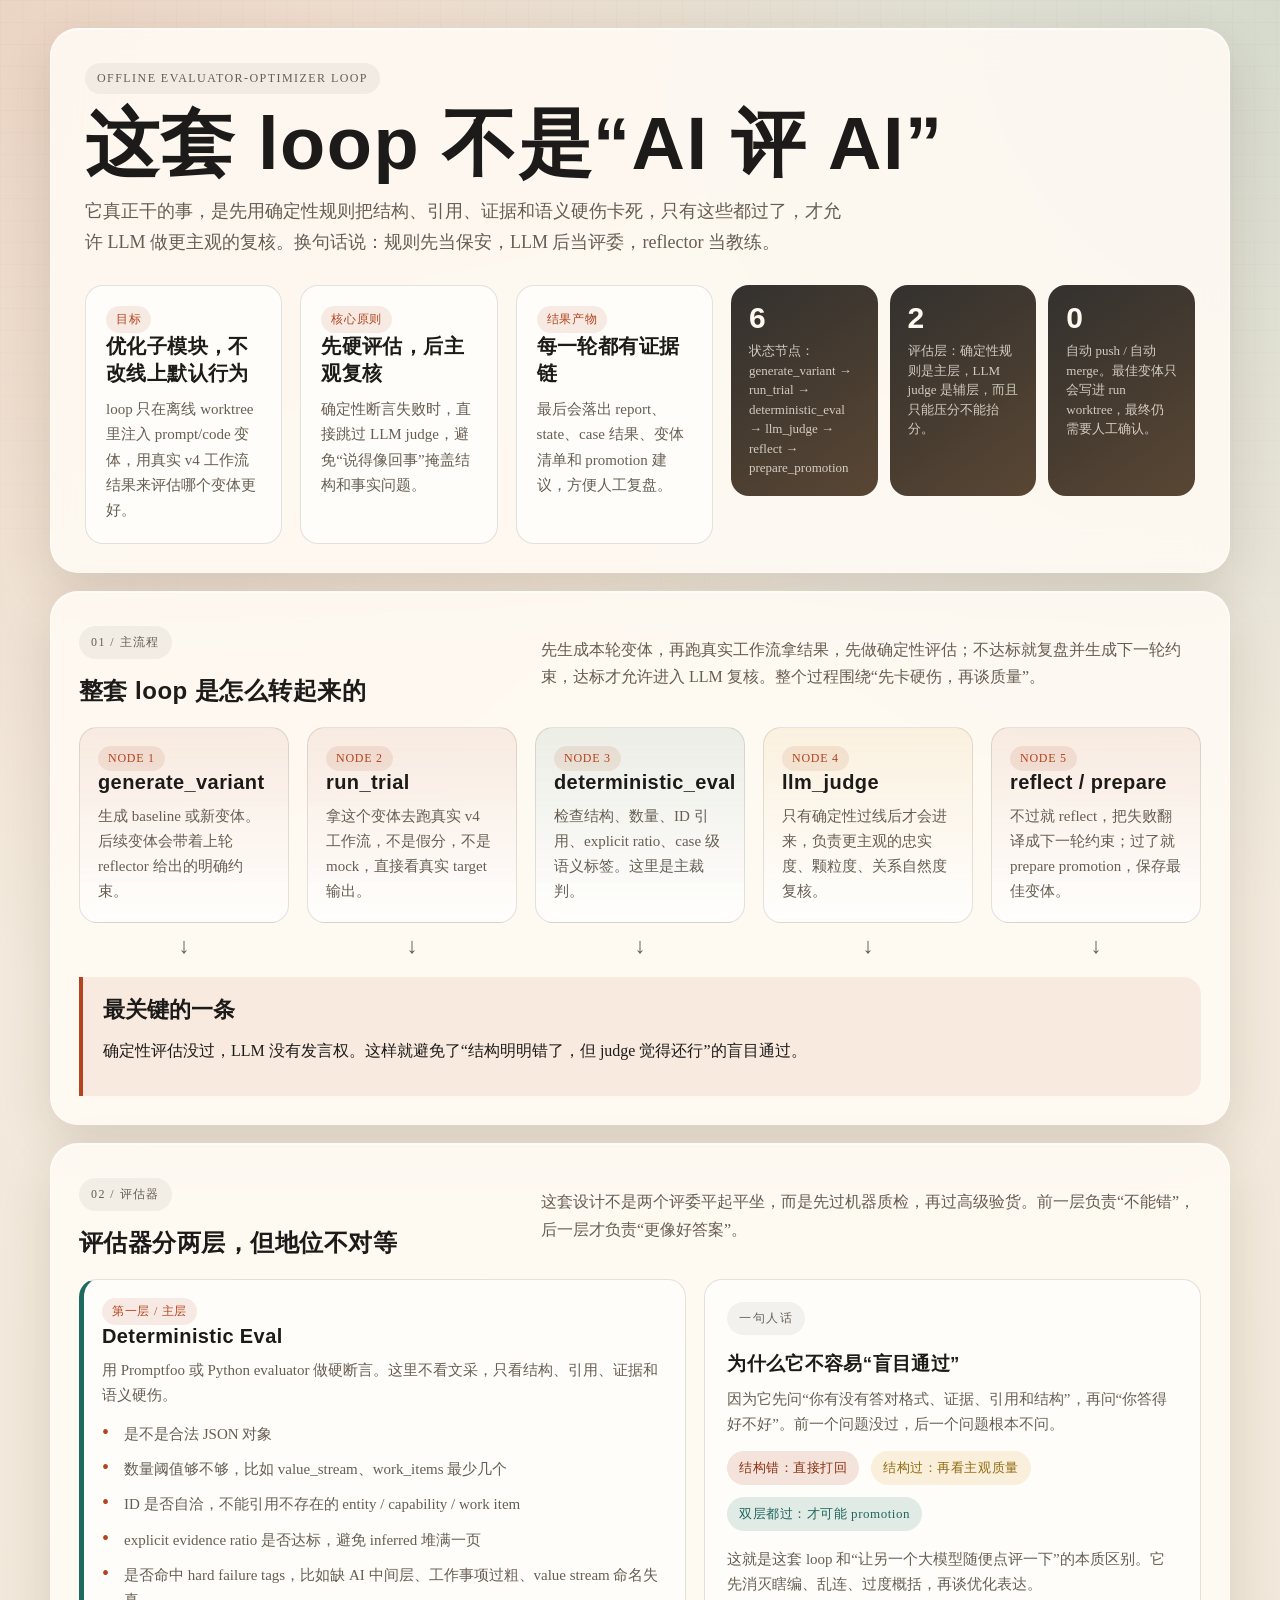
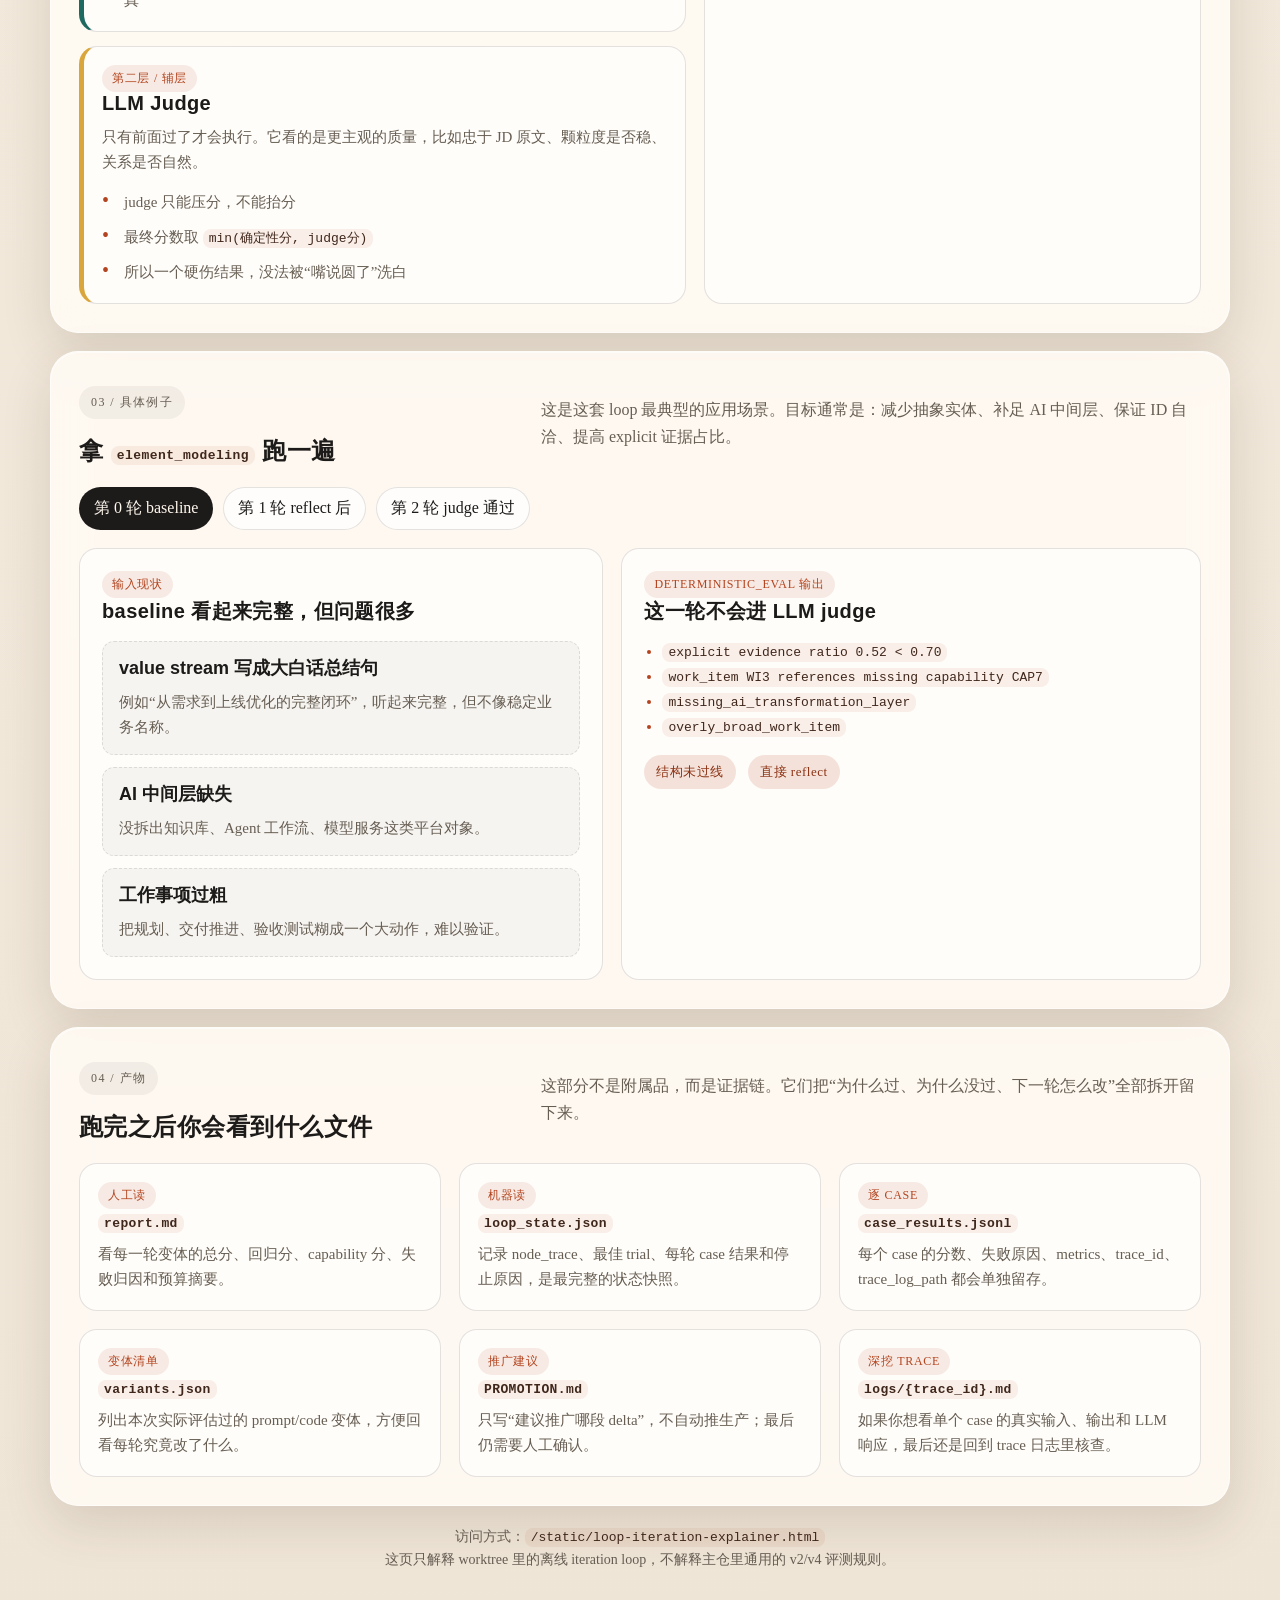
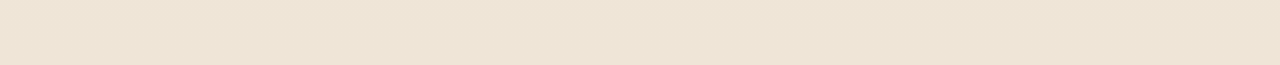
<file: static/loop-iteration-explainer.html>
<!--
目的：用可视化方式解释离线 iteration loop 的结构、评估器分层和具体案例。
定义：独立静态说明页，通过浏览器直接打开或经 FastAPI 的 /static 路径访问。
范围包括：
- loop 主流程图、评估器分层图、术语解释和 element_modeling 例子演示。
范围不包括：
- 不调用后端接口、不执行真实 loop、不作为产品正式入口页。
使用与修改规则：
- 说明内容应与 .worktrees/loop-iteration-loop/app/iteration/ 和 docs/loop-design.md 保持一致。
- 若 loop 节点、阈值或产物结构变化，应同步更新本页文案与图示。
-->
<!DOCTYPE html>
<html lang="zh-CN">
  <head>
    <meta charset="utf-8" />
    <meta name="viewport" content="width=device-width, initial-scale=1" />
    <title>Loop Evaluator Explainer</title>
    <style>
      :root {
        --bg: #f6efe2;
        --paper: rgba(255, 251, 244, 0.88);
        --ink: #1d1b19;
        --muted: #675e53;
        --line: rgba(29, 27, 25, 0.12);
        --accent: #b3441f;
        --accent-2: #1e6a61;
        --accent-3: #d8a63c;
        --shadow: 0 18px 50px rgba(65, 41, 18, 0.14);
        --radius-lg: 28px;
        --radius-md: 18px;
        --radius-sm: 12px;
      }

      * {
        box-sizing: border-box;
      }

      html {
        scroll-behavior: smooth;
      }

      body {
        margin: 0;
        color: var(--ink);
        background:
          radial-gradient(circle at top left, rgba(179, 68, 31, 0.14), transparent 28%),
          radial-gradient(circle at top right, rgba(30, 106, 97, 0.14), transparent 26%),
          linear-gradient(180deg, #f4ecdf 0%, #efe5d7 100%);
        font-family: "Iowan Old Style", "Palatino Linotype", "Book Antiqua", Palatino, serif;
      }

      body::before {
        content: "";
        position: fixed;
        inset: 0;
        pointer-events: none;
        background-image:
          linear-gradient(rgba(29, 27, 25, 0.025) 1px, transparent 1px),
          linear-gradient(90deg, rgba(29, 27, 25, 0.025) 1px, transparent 1px);
        background-size: 22px 22px;
        mask-image: linear-gradient(180deg, rgba(0, 0, 0, 0.7), transparent 92%);
      }

      .page {
        width: min(1180px, calc(100% - 32px));
        margin: 0 auto;
        padding: 28px 0 80px;
      }

      .hero,
      .panel {
        position: relative;
        overflow: hidden;
        background: var(--paper);
        border: 1px solid rgba(255, 255, 255, 0.65);
        border-radius: var(--radius-lg);
        box-shadow: var(--shadow);
        backdrop-filter: blur(18px);
      }

      .hero {
        padding: 34px 34px 28px;
      }

      .hero::after,
      .panel::after {
        content: "";
        position: absolute;
        inset: 0;
        pointer-events: none;
        border-radius: inherit;
        box-shadow: inset 0 1px 0 rgba(255, 255, 255, 0.62);
      }

      .eyebrow {
        display: inline-flex;
        align-items: center;
        gap: 8px;
        margin-bottom: 16px;
        padding: 8px 12px;
        border-radius: 999px;
        background: rgba(29, 27, 25, 0.05);
        color: var(--muted);
        font-size: 12px;
        letter-spacing: 0.12em;
        text-transform: uppercase;
      }

      h1,
      h2,
      h3 {
        margin: 0;
        font-family: "Avenir Next Condensed", "Helvetica Neue", "Arial Narrow", sans-serif;
        letter-spacing: 0.02em;
      }

      h1 {
        max-width: 900px;
        font-size: clamp(36px, 7vw, 74px);
        line-height: 0.92;
      }

      .subtitle {
        max-width: 760px;
        margin-top: 18px;
        color: var(--muted);
        font-size: 18px;
        line-height: 1.7;
      }

      .hero-grid,
      .grid-3,
      .diagram-grid,
      .evaluator-grid,
      .artifact-grid,
      .example-grid {
        display: grid;
        gap: 18px;
      }

      .hero-grid {
        grid-template-columns: 1.15fr 0.85fr;
        margin-top: 28px;
      }

      .grid-3,
      .artifact-grid {
        grid-template-columns: repeat(3, minmax(0, 1fr));
      }

      .panel {
        padding: 28px;
        margin-top: 18px;
      }

      .mini-card,
      .artifact,
      .node,
      .ladder-step,
      .example-card,
      .explain-card {
        border: 1px solid var(--line);
        border-radius: var(--radius-md);
        background: rgba(255, 255, 255, 0.62);
      }

      .mini-card {
        padding: 20px;
      }

      .mini-card h3,
      .artifact h3,
      .node h3,
      .ladder-step h3,
      .example-card h3 {
        font-size: 20px;
      }

      .mini-card p,
      .artifact p,
      .node p,
      .ladder-step p,
      .example-card p,
      .explain-card p,
      li {
        margin: 0;
        color: var(--muted);
        line-height: 1.68;
        font-size: 15px;
      }

      .mini-card p,
      .artifact p,
      .node p,
      .ladder-step p,
      .example-card p,
      .explain-card p {
        margin-top: 10px;
      }

      .stat-strip {
        display: grid;
        grid-template-columns: repeat(3, minmax(0, 1fr));
        gap: 12px;
        align-content: start;
      }

      .stat {
        padding: 18px;
        border-radius: var(--radius-md);
        background: linear-gradient(145deg, rgba(29, 27, 25, 0.9), rgba(66, 45, 24, 0.88));
        color: #fff8ef;
      }

      .stat strong {
        display: block;
        font-family: "Avenir Next Condensed", "Helvetica Neue", "Arial Narrow", sans-serif;
        font-size: 30px;
        line-height: 1;
      }

      .stat span {
        display: block;
        margin-top: 8px;
        color: rgba(255, 248, 239, 0.76);
        font-size: 13px;
        line-height: 1.5;
      }

      .section-head {
        display: flex;
        justify-content: space-between;
        gap: 20px;
        align-items: end;
        margin-bottom: 20px;
      }

      .section-head p {
        max-width: 660px;
        color: var(--muted);
        line-height: 1.7;
      }

      .diagram-grid {
        grid-template-columns: repeat(5, minmax(0, 1fr));
        align-items: stretch;
      }

      .node {
        position: relative;
        padding: 18px;
        min-height: 168px;
      }

      .node .tag,
      .artifact .tag,
      .ladder-step .tag,
      .example-card .tag,
      .mini-card .tag {
        display: inline-flex;
        align-items: center;
        padding: 5px 10px;
        border-radius: 999px;
        background: rgba(179, 68, 31, 0.1);
        color: var(--accent);
        font-size: 12px;
        letter-spacing: 0.06em;
        text-transform: uppercase;
      }

      .node.flow-main {
        background: linear-gradient(180deg, rgba(179, 68, 31, 0.08), rgba(255, 255, 255, 0.82));
      }

      .node.flow-eval {
        background: linear-gradient(180deg, rgba(30, 106, 97, 0.08), rgba(255, 255, 255, 0.82));
      }

      .node.flow-branch {
        background: linear-gradient(180deg, rgba(216, 166, 60, 0.1), rgba(255, 255, 255, 0.86));
      }

      .arrow-row {
        display: grid;
        grid-template-columns: repeat(5, minmax(0, 1fr));
        gap: 18px;
        margin: 10px 0 4px;
        color: var(--muted);
        text-align: center;
        font-family: "Avenir Next Condensed", "Helvetica Neue", "Arial Narrow", sans-serif;
        font-size: 22px;
      }

      .callout {
        margin-top: 18px;
        padding: 18px 20px;
        border-left: 4px solid var(--accent);
        border-radius: 0 var(--radius-md) var(--radius-md) 0;
        background: rgba(179, 68, 31, 0.08);
      }

      .callout strong {
        font-family: "Avenir Next Condensed", "Helvetica Neue", "Arial Narrow", sans-serif;
        font-size: 22px;
      }

      .evaluator-grid {
        grid-template-columns: 1.1fr 0.9fr;
      }

      .ladder {
        display: grid;
        gap: 14px;
      }

      .ladder-step {
        padding: 18px;
      }

      .ladder-step.det {
        border-left: 5px solid var(--accent-2);
      }

      .ladder-step.judge {
        border-left: 5px solid var(--accent-3);
      }

      .explain-card {
        padding: 22px;
      }

      .checklist {
        display: grid;
        gap: 10px;
        padding: 0;
        margin: 14px 0 0;
        list-style: none;
      }

      .checklist li {
        position: relative;
        padding-left: 22px;
      }

      .checklist li::before {
        content: "•";
        position: absolute;
        left: 0;
        top: 0;
        color: var(--accent);
        font-size: 20px;
        line-height: 1;
      }

      .artifact {
        padding: 18px;
      }

      .artifact code,
      .inline-code {
        font-family: "SFMono-Regular", "Menlo", "Consolas", monospace;
        font-size: 13px;
        color: #40271c;
        background: rgba(179, 68, 31, 0.08);
        padding: 2px 6px;
        border-radius: 8px;
      }

      .example-toolbar {
        display: flex;
        flex-wrap: wrap;
        gap: 10px;
        margin-bottom: 18px;
      }

      .step-btn {
        appearance: none;
        border: 1px solid var(--line);
        background: rgba(255, 255, 255, 0.72);
        color: var(--ink);
        padding: 10px 14px;
        border-radius: 999px;
        cursor: pointer;
        font: inherit;
        transition: transform 180ms ease, background 180ms ease, color 180ms ease;
      }

      .step-btn:hover,
      .step-btn:focus-visible {
        transform: translateY(-1px);
      }

      .step-btn.active {
        background: var(--ink);
        color: #fff7ee;
      }

      .example-grid {
        grid-template-columns: 0.95fr 1.05fr;
      }

      .example-card {
        padding: 22px;
      }

      .timeline {
        display: grid;
        gap: 12px;
        margin-top: 16px;
      }

      .timeline .tick {
        padding: 14px 16px;
        border-radius: var(--radius-sm);
        background: rgba(29, 27, 25, 0.04);
        border: 1px dashed rgba(29, 27, 25, 0.12);
      }

      .tick strong {
        display: block;
        margin-bottom: 6px;
        font-family: "Avenir Next Condensed", "Helvetica Neue", "Arial Narrow", sans-serif;
        font-size: 18px;
      }

      .failure-list,
      .constraint-list {
        margin-top: 14px;
        padding-left: 18px;
      }

      .failure-list li::marker {
        color: var(--accent);
      }

      .status-band {
        display: flex;
        gap: 12px;
        flex-wrap: wrap;
        margin-top: 14px;
      }

      .pill {
        padding: 8px 12px;
        border-radius: 999px;
        font-size: 13px;
        letter-spacing: 0.04em;
      }

      .pill.fail {
        background: rgba(179, 68, 31, 0.14);
        color: #8b3113;
      }

      .pill.pass {
        background: rgba(30, 106, 97, 0.13);
        color: #1f655c;
      }

      .pill.warn {
        background: rgba(216, 166, 60, 0.17);
        color: #926a10;
      }

      .footer-note {
        margin-top: 20px;
        color: var(--muted);
        text-align: center;
        font-size: 14px;
        line-height: 1.6;
      }

      .hidden {
        display: none;
      }

      @media (max-width: 980px) {
        .hero-grid,
        .grid-3,
        .diagram-grid,
        .arrow-row,
        .evaluator-grid,
        .artifact-grid,
        .example-grid {
          grid-template-columns: 1fr;
        }

        .arrow-row {
          display: none;
        }

        .section-head {
          display: block;
        }

        .stat-strip {
          grid-template-columns: 1fr;
        }
      }
    </style>
  </head>
  <body>
    <main class="page">
      <section class="hero">
        <div class="eyebrow">Offline Evaluator-Optimizer Loop</div>
        <h1>这套 loop 不是“AI 评 AI”</h1>
        <p class="subtitle">
          它真正干的事，是先用确定性规则把结构、引用、证据和语义硬伤卡死，只有这些都过了，才允许
          LLM 做更主观的复核。换句话说：规则先当保安，LLM 后当评委，reflector 当教练。
        </p>

        <div class="hero-grid">
          <div class="grid-3">
            <article class="mini-card">
              <span class="tag">目标</span>
              <h3>优化子模块，不改线上默认行为</h3>
              <p>
                loop 只在离线 worktree 里注入 prompt/code 变体，用真实 v4 工作流结果来评估哪个变体更好。
              </p>
            </article>
            <article class="mini-card">
              <span class="tag">核心原则</span>
              <h3>先硬评估，后主观复核</h3>
              <p>
                确定性断言失败时，直接跳过 LLM judge，避免“说得像回事”掩盖结构和事实问题。
              </p>
            </article>
            <article class="mini-card">
              <span class="tag">结果产物</span>
              <h3>每一轮都有证据链</h3>
              <p>
                最后会落出 report、state、case 结果、变体清单和 promotion 建议，方便人工复盘。
              </p>
            </article>
          </div>

          <div class="stat-strip">
            <div class="stat">
              <strong>6</strong>
              <span>状态节点：generate_variant → run_trial → deterministic_eval → llm_judge → reflect → prepare_promotion</span>
            </div>
            <div class="stat">
              <strong>2</strong>
              <span>评估层：确定性规则是主层，LLM judge 是辅层，而且只能压分不能抬分。</span>
            </div>
            <div class="stat">
              <strong>0</strong>
              <span>自动 push / 自动 merge。最佳变体只会写进 run worktree，最终仍需要人工确认。</span>
            </div>
          </div>
        </div>
      </section>

      <section class="panel" id="flow">
        <div class="section-head">
          <div>
            <div class="eyebrow">01 / 主流程</div>
            <h2>整套 loop 是怎么转起来的</h2>
          </div>
          <p>
            先生成本轮变体，再跑真实工作流拿结果，先做确定性评估；不达标就复盘并生成下一轮约束，达标才允许进入
            LLM 复核。整个过程围绕“先卡硬伤，再谈质量”。
          </p>
        </div>

        <div class="diagram-grid">
          <article class="node flow-main">
            <span class="tag">Node 1</span>
            <h3>generate_variant</h3>
            <p>生成 baseline 或新变体。后续变体会带着上轮 reflector 给出的明确约束。</p>
          </article>
          <article class="node flow-main">
            <span class="tag">Node 2</span>
            <h3>run_trial</h3>
            <p>拿这个变体去跑真实 v4 工作流，不是假分，不是 mock，直接看真实 target 输出。</p>
          </article>
          <article class="node flow-eval">
            <span class="tag">Node 3</span>
            <h3>deterministic_eval</h3>
            <p>检查结构、数量、ID 引用、explicit ratio、case 级语义标签。这里是主裁判。</p>
          </article>
          <article class="node flow-branch">
            <span class="tag">Node 4</span>
            <h3>llm_judge</h3>
            <p>只有确定性过线后才会进来，负责更主观的忠实度、颗粒度、关系自然度复核。</p>
          </article>
          <article class="node flow-main">
            <span class="tag">Node 5</span>
            <h3>reflect / prepare</h3>
            <p>不过就 reflect，把失败翻译成下一轮约束；过了就 prepare promotion，保存最佳变体。</p>
          </article>
        </div>

        <div class="arrow-row" aria-hidden="true">
          <div>↓</div>
          <div>↓</div>
          <div>↓</div>
          <div>↓</div>
          <div>↓</div>
        </div>

        <div class="callout">
          <strong>最关键的一条</strong>
          <p>
            确定性评估没过，LLM 没有发言权。这样就避免了“结构明明错了，但 judge 觉得还行”的盲目通过。
          </p>
        </div>
      </section>

      <section class="panel" id="evaluator">
        <div class="section-head">
          <div>
            <div class="eyebrow">02 / 评估器</div>
            <h2>评估器分两层，但地位不对等</h2>
          </div>
          <p>
            这套设计不是两个评委平起平坐，而是先过机器质检，再过高级验货。前一层负责“不能错”，后一层才负责“更像好答案”。
          </p>
        </div>

        <div class="evaluator-grid">
          <div class="ladder">
            <article class="ladder-step det">
              <span class="tag">第一层 / 主层</span>
              <h3>Deterministic Eval</h3>
              <p>用 Promptfoo 或 Python evaluator 做硬断言。这里不看文采，只看结构、引用、证据和语义硬伤。</p>
              <ul class="checklist">
                <li>是不是合法 JSON 对象</li>
                <li>数量阈值够不够，比如 value_stream、work_items 最少几个</li>
                <li>ID 是否自洽，不能引用不存在的 entity / capability / work item</li>
                <li>explicit evidence ratio 是否达标，避免 inferred 堆满一页</li>
                <li>是否命中 hard failure tags，比如缺 AI 中间层、工作事项过粗、value stream 命名失真</li>
              </ul>
            </article>

            <article class="ladder-step judge">
              <span class="tag">第二层 / 辅层</span>
              <h3>LLM Judge</h3>
              <p>只有前面过了才会执行。它看的是更主观的质量，比如忠于 JD 原文、颗粒度是否稳、关系是否自然。</p>
              <ul class="checklist">
                <li>judge 只能压分，不能抬分</li>
                <li>最终分数取 <span class="inline-code">min(确定性分, judge分)</span></li>
                <li>所以一个硬伤结果，没法被“嘴说圆了”洗白</li>
              </ul>
            </article>
          </div>

          <aside class="explain-card">
            <div class="eyebrow">一句人话</div>
            <h3>为什么它不容易“盲目通过”</h3>
            <p>
              因为它先问“你有没有答对格式、证据、引用和结构”，再问“你答得好不好”。前一个问题没过，后一个问题根本不问。
            </p>
            <div class="status-band">
              <span class="pill fail">结构错：直接打回</span>
              <span class="pill warn">结构过：再看主观质量</span>
              <span class="pill pass">双层都过：才可能 promotion</span>
            </div>
            <p style="margin-top: 16px;">
              这就是这套 loop 和“让另一个大模型随便点评一下”的本质区别。它先消灭瞎编、乱连、过度概括，再谈优化表达。
            </p>
          </aside>
        </div>
      </section>

      <section class="panel" id="example">
        <div class="section-head">
          <div>
            <div class="eyebrow">03 / 具体例子</div>
            <h2>拿 <span class="inline-code">element_modeling</span> 跑一遍</h2>
          </div>
          <p>
            这是这套 loop 最典型的应用场景。目标通常是：减少抽象实体、补足 AI 中间层、保证 ID 自洽、提高 explicit 证据占比。
          </p>
        </div>

        <div class="example-toolbar" role="tablist" aria-label="Loop example steps">
          <button class="step-btn active" data-step="0" role="tab" aria-selected="true">第 0 轮 baseline</button>
          <button class="step-btn" data-step="1" role="tab" aria-selected="false">第 1 轮 reflect 后</button>
          <button class="step-btn" data-step="2" role="tab" aria-selected="false">第 2 轮 judge 通过</button>
        </div>

        <div class="example-stage" data-panel="0">
          <div class="example-grid">
            <article class="example-card">
              <span class="tag">输入现状</span>
              <h3>baseline 看起来完整，但问题很多</h3>
              <div class="timeline">
                <div class="tick">
                  <strong>value stream 写成大白话总结句</strong>
                  <p>例如“从需求到上线优化的完整闭环”，听起来完整，但不像稳定业务名称。</p>
                </div>
                <div class="tick">
                  <strong>AI 中间层缺失</strong>
                  <p>没拆出知识库、Agent 工作流、模型服务这类平台对象。</p>
                </div>
                <div class="tick">
                  <strong>工作事项过粗</strong>
                  <p>把规划、交付推进、验收测试糊成一个大动作，难以验证。</p>
                </div>
              </div>
            </article>

            <article class="example-card">
              <span class="tag">deterministic_eval 输出</span>
              <h3>这一轮不会进 LLM judge</h3>
              <ul class="failure-list">
                <li><span class="inline-code">explicit evidence ratio 0.52 &lt; 0.70</span></li>
                <li><span class="inline-code">work_item WI3 references missing capability CAP7</span></li>
                <li><span class="inline-code">missing_ai_transformation_layer</span></li>
                <li><span class="inline-code">overly_broad_work_item</span></li>
              </ul>
              <div class="status-band">
                <span class="pill fail">结构未过线</span>
                <span class="pill fail">直接 reflect</span>
              </div>
            </article>
          </div>
        </div>

        <div class="example-stage hidden" data-panel="1">
          <div class="example-grid">
            <article class="example-card">
              <span class="tag">reflector 产物</span>
              <h3>失败原因会被翻成下一轮约束</h3>
              <ul class="constraint-list">
                <li>补出 AI 改造中间层实体，不要只停留在业务流程和产品方案。</li>
                <li>把 JD 明确出现但当前缺失的阶段拆成独立 work item。</li>
                <li>每个主要实体优先引用 JD 原文，减少 inferred 项。</li>
                <li><span class="inline-code">capability_ids</span> 只能引用真实存在的 capability。</li>
              </ul>
            </article>

            <article class="example-card">
              <span class="tag">新变体效果</span>
              <h3>第 1 轮结构已经明显变好</h3>
              <div class="timeline">
                <div class="tick">
                  <strong>explicit ratio 升到 0.76</strong>
                  <p>说明模型不再大量凭空补 inferred 项。</p>
                </div>
                <div class="tick">
                  <strong>ID 错误被修正</strong>
                  <p>图谱内部引用自洽了，不会出现“连向不存在的节点”。</p>
                </div>
                <div class="tick">
                  <strong>只剩 naming 类问题</strong>
                  <p>结构过线后，才轮到更细的“命名是否稳”问题。</p>
                </div>
              </div>
              <div class="status-band">
                <span class="pill warn">允许进入 LLM judge</span>
              </div>
            </article>
          </div>
        </div>

        <div class="example-stage hidden" data-panel="2">
          <div class="example-grid">
            <article class="example-card">
              <span class="tag">LLM judge 复核</span>
              <h3>这时候才看“更像不像好答案”</h3>
              <p>
                judge 会盯住“忠于 JD 原文、颗粒度是否合理、关系是否自然”。如果 judge 认为 value stream
                还是像摘要句，就会继续压分并给出改写建议。
              </p>
              <div class="timeline">
                <div class="tick">
                  <strong>judge 给分 0.81</strong>
                  <p>即便确定性分更高，最终分仍取较小值，不允许 judge 抬分洗白。</p>
                </div>
                <div class="tick">
                  <strong>suggested_change</strong>
                  <p>把 value_stream_name 改成稳定业务名称，而不是“从 A 到 B”的总结句。</p>
                </div>
              </div>
            </article>

            <article class="example-card">
              <span class="tag">最终结果</span>
              <h3>第 2 轮达到 promotion 条件</h3>
              <p>
                变体改完命名后，结构层过线，judge 也过线，trial 总分高于阈值，controller 就会进入
                <span class="inline-code">prepare_promotion</span>。
              </p>
              <ul class="failure-list">
                <li>保存最佳变体到 run worktree</li>
                <li>落出 report、state、case_results、variants、PROMOTION</li>
                <li>仍然不自动 merge，人工最后拍板</li>
              </ul>
              <div class="status-band">
                <span class="pill pass">passed</span>
                <span class="pill pass">prepare_promotion</span>
              </div>
            </article>
          </div>
        </div>
      </section>

      <section class="panel" id="artifacts">
        <div class="section-head">
          <div>
            <div class="eyebrow">04 / 产物</div>
            <h2>跑完之后你会看到什么文件</h2>
          </div>
          <p>
            这部分不是附属品，而是证据链。它们把“为什么过、为什么没过、下一轮怎么改”全部拆开留下来。
          </p>
        </div>

        <div class="artifact-grid">
          <article class="artifact">
            <span class="tag">人工读</span>
            <h3><span class="inline-code">report.md</span></h3>
            <p>看每一轮变体的总分、回归分、capability 分、失败归因和预算摘要。</p>
          </article>
          <article class="artifact">
            <span class="tag">机器读</span>
            <h3><span class="inline-code">loop_state.json</span></h3>
            <p>记录 node_trace、最佳 trial、每轮 case 结果和停止原因，是最完整的状态快照。</p>
          </article>
          <article class="artifact">
            <span class="tag">逐 case</span>
            <h3><span class="inline-code">case_results.jsonl</span></h3>
            <p>每个 case 的分数、失败原因、metrics、trace_id、trace_log_path 都会单独留存。</p>
          </article>
          <article class="artifact">
            <span class="tag">变体清单</span>
            <h3><span class="inline-code">variants.json</span></h3>
            <p>列出本次实际评估过的 prompt/code 变体，方便回看每轮究竟改了什么。</p>
          </article>
          <article class="artifact">
            <span class="tag">推广建议</span>
            <h3><span class="inline-code">PROMOTION.md</span></h3>
            <p>只写“建议推广哪段 delta”，不自动推生产；最后仍需要人工确认。</p>
          </article>
          <article class="artifact">
            <span class="tag">深挖 trace</span>
            <h3><span class="inline-code">logs/{trace_id}.md</span></h3>
            <p>如果你想看单个 case 的真实输入、输出和 LLM 响应，最后还是回到 trace 日志里核查。</p>
          </article>
        </div>
      </section>

      <p class="footer-note">
        访问方式：<span class="inline-code">/static/loop-iteration-explainer.html</span><br />
        这页只解释 worktree 里的离线 iteration loop，不解释主仓里通用的 v2/v4 评测规则。
      </p>
    </main>

    <script>
      const buttons = Array.from(document.querySelectorAll(".step-btn"));
      const panels = Array.from(document.querySelectorAll(".example-stage"));

      function activateStep(step) {
        buttons.forEach((button) => {
          const active = button.dataset.step === step;
          button.classList.toggle("active", active);
          button.setAttribute("aria-selected", String(active));
        });

        panels.forEach((panel) => {
          panel.classList.toggle("hidden", panel.dataset.panel !== step);
        });
      }

      buttons.forEach((button) => {
        button.addEventListener("click", () => activateStep(button.dataset.step));
      });
    </script>
  </body>
</html>
</file>
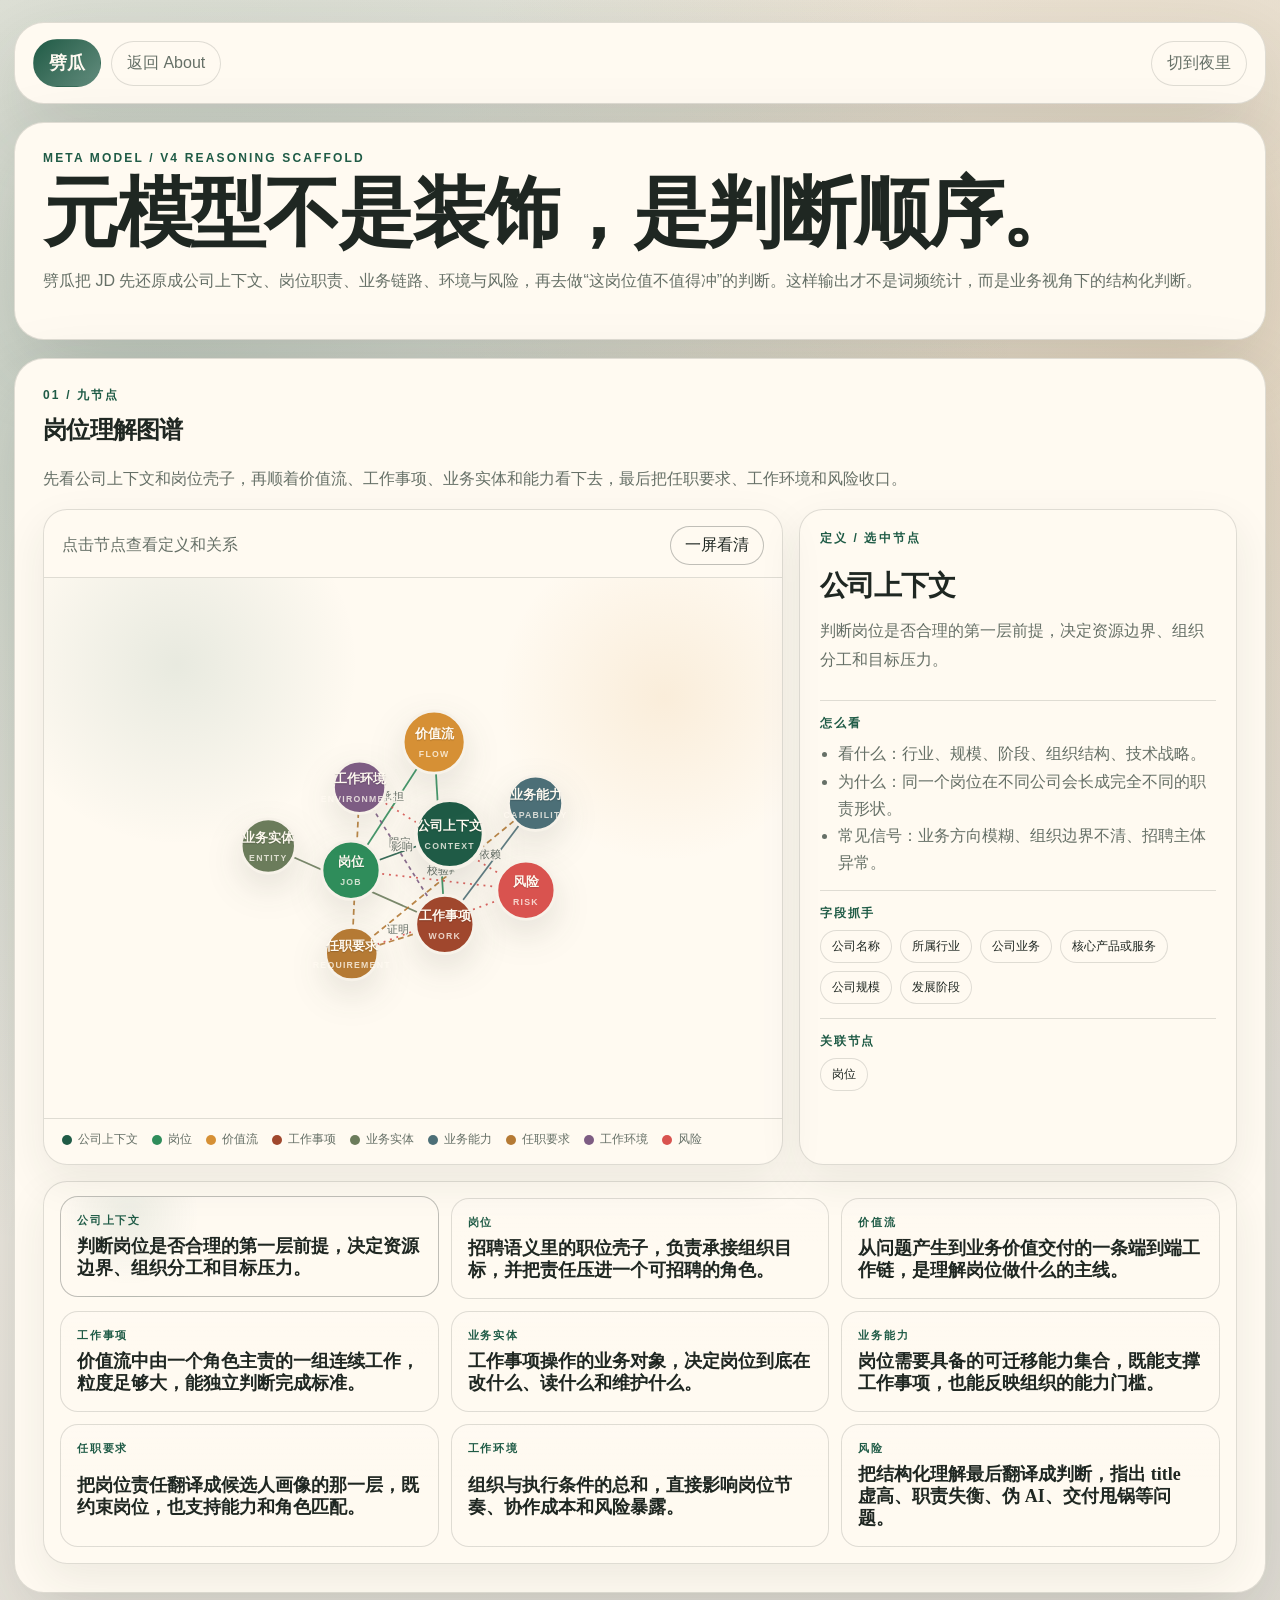
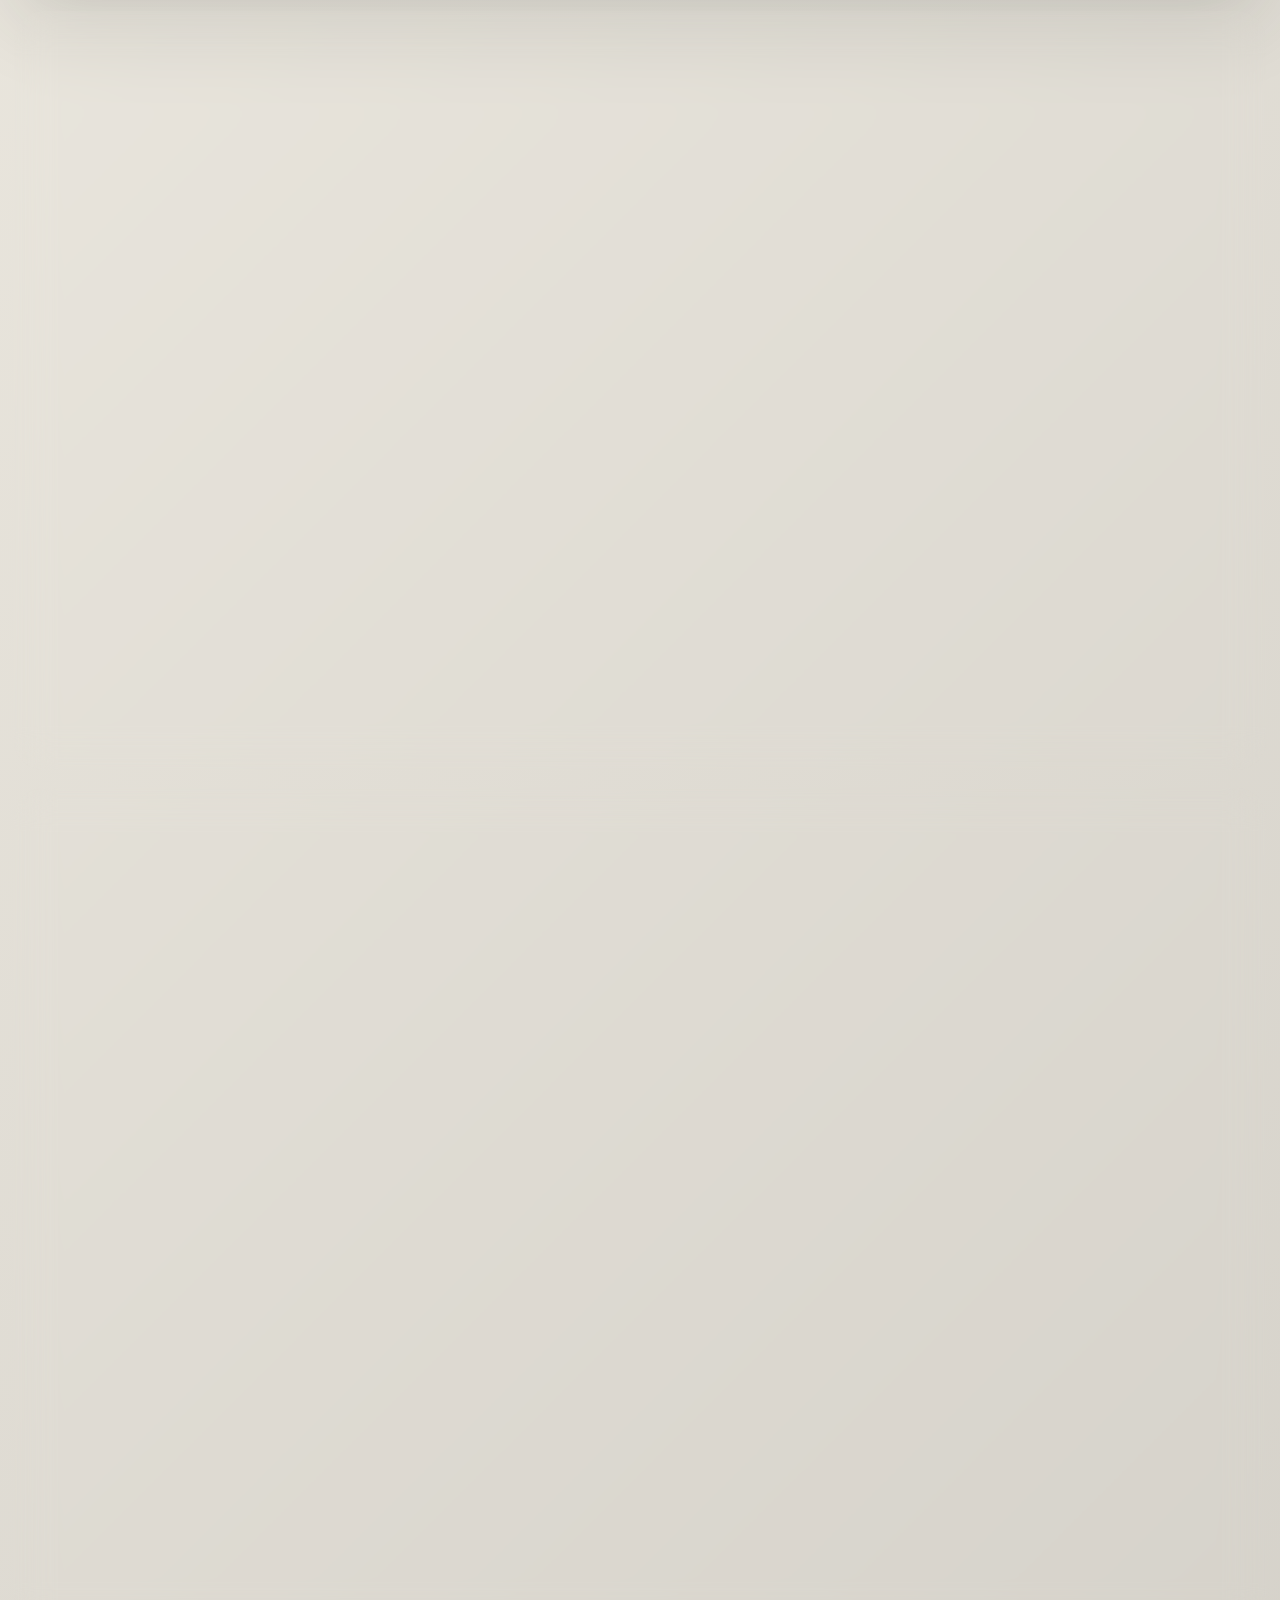
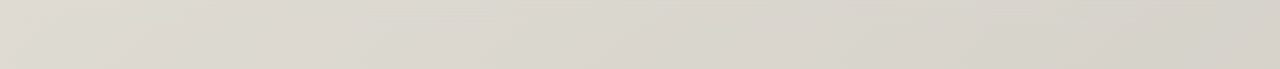
<file: static/meta-model.html>
<!--
目的：展示 AI PM JD 元模型的独立详情页。
定义：提供 `/meta-model` 路由使用的静态说明页面。
范围包括：
- 元模型定义、9 节点图谱与定义双视图、12 维判断说明和业务能力树。
范围不包括：
- 不承载动态图谱编辑，不读取运行时分析结果。
使用与修改规则：
- 文案结构调整时同步 `meta-model.css` 与 `meta-model.js` 的选择器。
-->

<!DOCTYPE html>
<html lang="zh-CN">
  <head>
    <meta charset="UTF-8" />
    <meta name="viewport" content="width=device-width, initial-scale=1.0" />
    <meta
      name="description"
      content="劈瓜元模型页：展示 AI 产品经理 JD 分析的九节点图谱、12 维判断和能力树。"
    />
    <meta property="og:title" content="劈瓜 | AI PM JD 元模型" />
    <meta property="og:description" content="查看劈瓜如何用元模型拆解岗位、业务链路、能力和风险。" />
    <meta property="og:image" content="/static/assets/capybara/capybara-grid-og.png" />
    <meta name="twitter:card" content="summary_large_image" />
    <title>劈瓜 | Meta Model</title>
    <link rel="icon" type="image/png" href="/static/assets/favicon/favicon.png" />
    <script src="/static/theme.js"></script>
    <link rel="stylesheet" href="/static/theme.css" />
    <link rel="stylesheet" href="/static/meta-model.css" />
  </head>
  <body>
    <main class="meta-shell">
      <header class="meta-topbar reveal" style="--delay: 0.05s">
        <div class="meta-topbar-main">
          <a class="brand-chip" href="/">劈瓜</a>
          <a class="back-link" href="/about">返回 About</a>
        </div>
        <button class="theme-toggle" id="theme-toggle" type="button" data-theme-toggle aria-label="切换主题">
          夜色切换
        </button>
      </header>

      <section class="meta-hero reveal" style="--delay: 0.1s">
        <p class="eyebrow">Meta Model / v4 reasoning scaffold</p>
        <h1>元模型不是装饰，是判断顺序。</h1>
        <p class="hero-copy">
          劈瓜把 JD 先还原成公司上下文、岗位职责、业务链路、环境与风险，再去做“这岗位值不值得冲”的判断。这样输出才不是词频统计，而是业务视角下的结构化判断。
        </p>
      </section>

      <section class="meta-section reveal" style="--delay: 0.16s">
        <div class="section-head">
          <p class="eyebrow">01 / 九节点</p>
          <h2>岗位理解图谱</h2>
        </div>
        <p class="flow-note">
          先看公司上下文和岗位壳子，再顺着价值流、工作事项、业务实体和能力看下去，最后把任职要求、工作环境和风险收口。
        </p>
        <div class="meta-graph-board">
          <div class="meta-graph-card">
            <div class="meta-graph-toolbar">
              <span>点击节点查看定义和关系</span>
              <button class="meta-fit-button" type="button" id="metaFitView">一屏看清</button>
            </div>
            <div class="meta-graph-wrap" id="metaGraphWrap">
              <svg id="metaGraphSvg" role="img" aria-label="AI PM JD 元模型图谱"></svg>
            </div>
            <div class="meta-graph-legend">
              <span class="legend-item"><span class="legend-swatch context"></span>公司上下文</span>
              <span class="legend-item"><span class="legend-swatch job"></span>岗位</span>
              <span class="legend-item"><span class="legend-swatch flow"></span>价值流</span>
              <span class="legend-item"><span class="legend-swatch work"></span>工作事项</span>
              <span class="legend-item"><span class="legend-swatch entity"></span>业务实体</span>
              <span class="legend-item"><span class="legend-swatch capability"></span>业务能力</span>
              <span class="legend-item"><span class="legend-swatch requirement"></span>任职要求</span>
              <span class="legend-item"><span class="legend-swatch environment"></span>工作环境</span>
              <span class="legend-item"><span class="legend-swatch risk"></span>风险</span>
            </div>
          </div>
          <aside class="meta-definition-card">
            <p class="eyebrow">定义 / 选中节点</p>
            <h3 id="metaNodeTitle">公司上下文</h3>
            <p class="meta-node-summary" id="metaNodeSummary"></p>
            <div class="meta-detail-list-wrap" id="metaNodeRelations"></div>
          </aside>
        </div>
        <div class="meta-node-library" id="metaNodeLibrary" aria-label="元模型节点定义库"></div>
      </section>

      <section class="meta-section reveal" style="--delay: 0.22s">
        <div class="section-head">
          <p class="eyebrow">02 / 十二维</p>
          <h2>核心判断展开</h2>
        </div>
        <div class="judgment-grid">
          <article>
            <h3>岗位定位</h3>
            <p>这是 owner 型产品经理，还是偏执行、偏项目、偏售前的混合角色。</p>
          </article>
          <article>
            <h3>业务价值</h3>
            <p>岗位在创造收入、提升效率还是做品牌包装，价值闭环是否清楚。</p>
          </article>
          <article>
            <h3>AI 含量</h3>
            <p>是实打实的模型、数据、Agent 工作，还是蹭 AI 外壳的旧产品岗位。</p>
          </article>
          <article>
            <h3>权责边界</h3>
            <p>职责是否成体系，还是把策略、运营、交付、售前全压到一个人身上。</p>
          </article>
          <article>
            <h3>协作复杂度</h3>
            <p>岗位需要拉通多少团队，组织接口是否清楚，扯皮成本会不会过高。</p>
          </article>
          <article>
            <h3>交付节奏</h3>
            <p>是长期系统建设，还是高压短平快；节奏是否和岗位级别匹配。</p>
          </article>
          <article>
            <h3>数据要求</h3>
            <p>是否要求数据理解、指标拆解和评估方法，而不是泛泛“有数据意识”。</p>
          </article>
          <article>
            <h3>技术理解</h3>
            <p>需要懂 API、prompt、评测，还是只需要写 PRD 就够。</p>
          </article>
          <article>
            <h3>行业门槛</h3>
            <p>领域知识要求是否硬核，候选人是否必须有特定场景履历。</p>
          </article>
          <article>
            <h3>候选人优势</h3>
            <p>这个岗位最奖励哪类候选人，是懂业务的人还是懂模型的人。</p>
          </article>
          <article>
            <h3>隐性风险</h3>
            <p>是否存在 title 虚高、职责失衡、AI 伪需求、交付责任甩锅等信号。</p>
          </article>
          <article>
            <h3>面试抓手</h3>
            <p>候选人应该重点准备价值流、案例、指标、评测还是落地过程。</p>
          </article>
        </div>
      </section>

      <section class="meta-section reveal" style="--delay: 0.28s">
        <div class="section-head">
          <p class="eyebrow">03 / 能力树</p>
          <h2>业务能力 12 大类</h2>
        </div>
        <div class="capability-tree">
          <div><strong>用户研究</strong><span>访谈、画像、痛点识别</span></div>
          <div><strong>需求建模</strong><span>问题定义、优先级、场景拆解</span></div>
          <div><strong>业务抽象</strong><span>价值流、流程、角色、实体建模</span></div>
          <div><strong>方案设计</strong><span>PRD、交互、prompt、Agent 流程</span></div>
          <div><strong>数据分析</strong><span>指标、评估、实验、诊断</span></div>
          <div><strong>技术理解</strong><span>模型能力边界、API、向量库、工具链</span></div>
          <div><strong>项目推进</strong><span>排期、协同、风险管理</span></div>
          <div><strong>上线运营</strong><span>灰度、反馈闭环、迭代节奏</span></div>
          <div><strong>行业理解</strong><span>垂类规则、场景知识、合规约束</span></div>
          <div><strong>商业判断</strong><span>ROI、客单价、转化、收入逻辑</span></div>
          <div><strong>表达沟通</strong><span>跨团队对齐、汇报、方案讲清楚</span></div>
          <div><strong>风险识别</strong><span>识别伪 AI、伪需求和组织陷阱</span></div>
        </div>
      </section>
    </main>

    <script src="/static/d3.v7.min.js"></script>
    <script src="/static/meta-model-data.js"></script>
    <script src="/static/meta-model-graph.js"></script>
  </body>
</html>
</file>
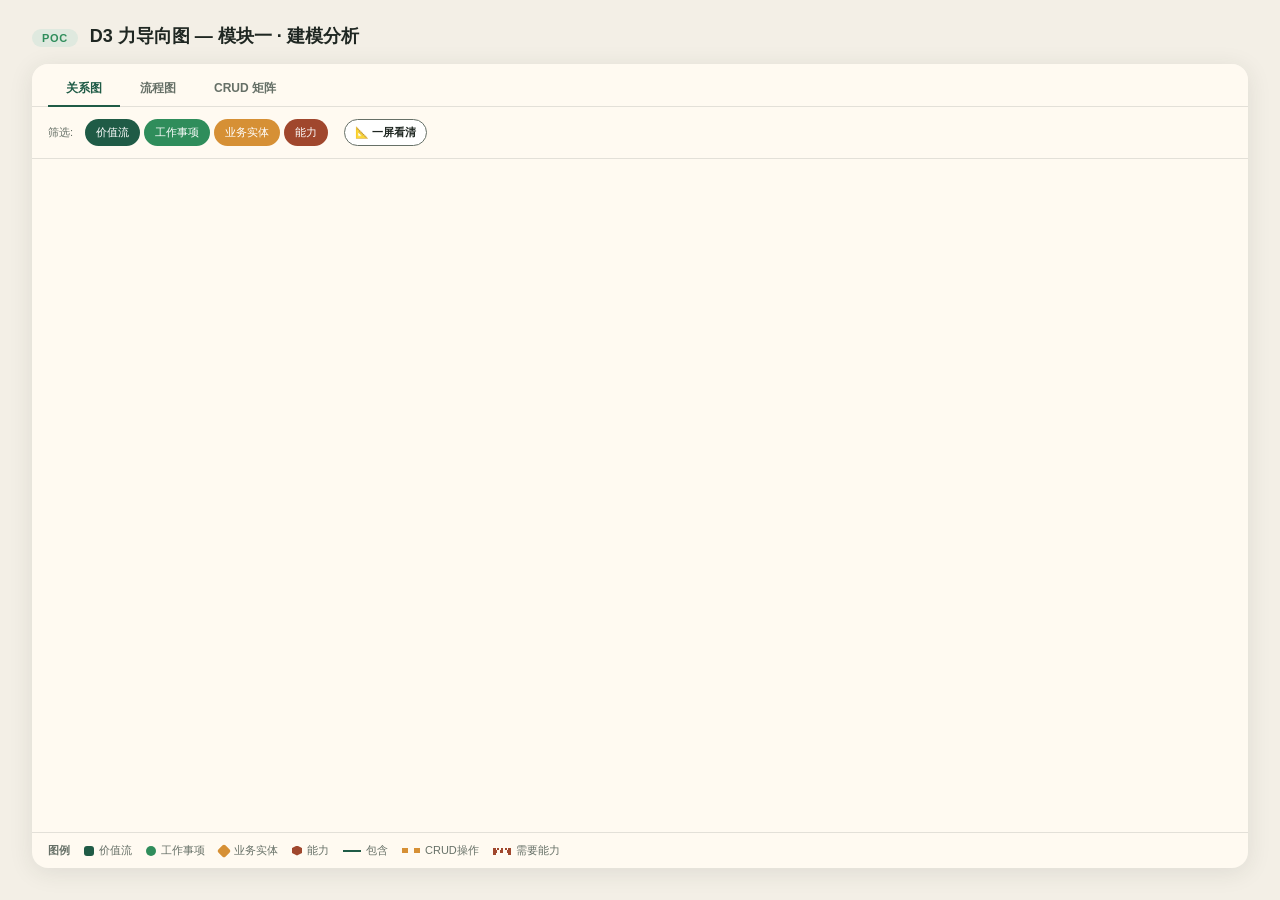
<file: static/poc-d3-graph.html>
<!--
目的：poc-d3-graph.html 静态页面。
定义：static/poc-d3-graph.html 是 FastAPI 直接服务的静态 HTML 文件。
范围包括：
- 页面结构和静态资源引用。
范围不包括：
- 不写后端分析逻辑。
使用与修改规则：
- 修改资源引用时同步同名 JS/CSS 或 app/main.py 入口。
-->

<!DOCTYPE html>
<html lang="zh-CN">
<head>
<meta charset="UTF-8">
<meta name="viewport" content="width=device-width, initial-scale=1.0">
<title>POC — D3 力导向图 · 模块一建模分析</title>
<style>
  :root {
    --bg: #f3efe6;
    --surface: #fffaf1;
    --ink: #1f2722;
    --muted: #667067;
    --green: #1f5b46;
    --melon: #2f8d5b;
    --amber: #d69035;
    --danger: #a0472d;
    --line: rgba(31,39,34,0.12);
    --shadow: 0 4px 24px rgba(43,50,42,0.10);
    --radius: 16px;
  }
  * { box-sizing: border-box; margin: 0; padding: 0; }
  body {
    font-family: "PingFang SC","Hiragino Sans GB","Noto Sans SC",sans-serif;
    background: var(--bg);
    color: var(--ink);
    min-height: 100vh;
    display: flex;
    flex-direction: column;
  }

  /* header */
  .poc-header {
    padding: 24px 32px 0;
    display: flex; align-items: baseline; gap: 12px;
  }
  .poc-badge {
    font-size: 11px; font-weight: 600; letter-spacing: 0.06em;
    color: var(--melon); background: #dfe9df;
    padding: 3px 10px; border-radius: 99px;
  }
  .poc-header h1 {
    font-size: 18px; font-weight: 600;
  }

  /* main layout */
  .main-wrap {
    display: flex; flex: 1; gap: 0;
    padding: 16px 32px 32px;
  }

  /* graph card */
  .graph-card {
    flex: 1; background: var(--surface);
    border-radius: var(--radius); box-shadow: var(--shadow);
    display: flex; flex-direction: column; overflow: hidden;
    min-width: 0;
  }
  .graph-toolbar {
    display: flex; align-items: center; gap: 8px;
    padding: 12px 16px; border-bottom: 1px solid var(--line);
    flex-wrap: wrap;
  }
  .filter-group {
    display: flex; gap: 4px;
  }
  .filter-btn {
    font-size: 11px; font-family: inherit;
    padding: 5px 10px; border-radius: 99px;
    border: 1px solid var(--line); background: #fff;
    color: var(--ink); cursor: pointer;
    transition: all 0.15s;
  }
  .filter-btn:hover { border-color: var(--muted); }
  .filter-btn.active { color: #fff; border-color: transparent; }
  .filter-btn.vs.active { background: var(--green); }
  .filter-btn.wi.active { background: var(--melon); }
  .filter-btn.enj.active { background: var(--amber); }
  .filter-btn.cap.active { background: var(--danger); }
  .filter-btn.show-all {
    margin-left: 8px; font-weight: 600; border-color: var(--muted);
  }
  .graph-svg-wrap {
    flex: 1; position: relative; cursor: grab;
  }
  .graph-svg-wrap:active { cursor: grabbing; }
  .graph-svg-wrap svg { width: 100%; height: 100%; display: block; }

  /* tooltip */
  .graph-tooltip {
    position: absolute; pointer-events: none; opacity: 0;
    background: rgba(31,39,34,0.92); color: #f3efe6;
    padding: 10px 14px; border-radius: 10px;
    font-size: 12px; line-height: 1.5; max-width: 280px;
    transition: opacity 0.15s; z-index: 10;
  }
  .graph-tooltip.visible { opacity: 1; }
  .graph-tooltip .tt-name { font-weight: 600; font-size: 13px; margin-bottom: 4px; }
  .graph-tooltip .tt-meta { color: rgba(243,239,230,0.7); font-size: 11px; }

  /* detail panel */
  .detail-panel {
    width: 320px; background: var(--surface);
    border-radius: var(--radius); box-shadow: var(--shadow);
    padding: 20px; margin-left: 16px; overflow-y: auto;
    display: none; flex-shrink: 0;
  }
  .detail-panel.open { display: block; }
  .detail-panel h3 {
    font-size: 16px; margin-bottom: 4px;
  }
  .detail-panel .dp-type {
    font-size: 11px; color: var(--muted); margin-bottom: 12px;
  }
  .detail-panel .dp-section {
    margin-top: 14px;
  }
  .detail-panel .dp-section h4 {
    font-size: 11px; text-transform: uppercase;
    letter-spacing: 0.05em; color: var(--muted); margin-bottom: 6px;
  }
  .detail-panel .dp-chip {
    display: inline-block; font-size: 11px;
    padding: 3px 8px; border-radius: 6px; margin: 2px 4px 2px 0;
  }
  .dp-chip.evidence { background: #dfe9df; color: var(--green); }
  .dp-chip.entity { background: #f6dfb9; color: var(--amber); }
  .detail-panel .dp-close {
    float: right; background: none; border: none;
    font-size: 18px; cursor: pointer; color: var(--muted);
    line-height: 1;
  }

  /* legend */
  .legend-row {
    display: flex; gap: 14px; padding: 10px 16px;
    border-top: 1px solid var(--line); flex-wrap: wrap;
    font-size: 11px; color: var(--muted);
  }
  .legend-item { display: flex; align-items: center; gap: 5px; }
  .legend-swatch { width: 10px; height: 10px; border-radius: 2px; flex-shrink: 0; }
  .legend-swatch.vs { background: var(--green); border-radius: 3px; }
  .legend-swatch.wi { background: var(--melon); border-radius: 50%; }
  .legend-swatch.enj { background: var(--amber); transform: rotate(45deg); }
  .legend-swatch.cap { background: var(--danger); clip-path: polygon(50% 0,100% 25%,100% 75%,50% 100%,0 75%,0 25%); }
  .legend-line { width: 18px; height: 0; border-top: 2px solid; flex-shrink: 0; }
  .legend-line.contains { border-color: var(--green); }
  .legend-line.operates { border-color: var(--amber); border-style: dashed; }
  .legend-line.requires { border-color: var(--danger); border-style: dotted; }

  /* ── tab bar ── */
  .graph-tabbar {
    display: flex; gap: 2px;
    padding: 8px 16px 0;
    border-bottom: 1px solid var(--line);
    background: var(--surface);
    border-radius: var(--radius) var(--radius) 0 0;
  }
  .tab-btn {
    font-size: 12px; font-family: inherit; font-weight: 600;
    padding: 8px 18px;
    border: none; background: transparent;
    color: var(--muted); cursor: pointer;
    border-bottom: 2px solid transparent;
    margin-bottom: -1px;
    transition: all 0.15s;
  }
  .tab-btn:hover { color: var(--ink); }
  .tab-btn.active {
    color: var(--green);
    border-bottom-color: var(--green);
  }

  /* ── view panes ── */
  .view-pane {
    display: none; flex-direction: column; flex: 1;
    min-height: 0;
  }
  .view-pane.active { display: flex; }

  /* ── swimlane view ── */
  .swimlane-wrap {
    flex: 1; position: relative;
    overflow: auto;
    background: var(--surface);
  }
  .swimlane-wrap svg { display: block; }

  /* ── CRUD matrix view ── */
  .matrix-wrap {
    flex: 1; position: relative;
    overflow: auto;
    background: var(--surface);
    padding: 16px;
  }
  .matrix-wrap svg { display: block; }
</style>
</head>
<body>

<div class="poc-header">
  <span class="poc-badge">POC</span>
  <h1>D3 力导向图 — 模块一 · 建模分析</h1>
</div>

<div class="main-wrap">
  <!-- graph -->
  <div class="graph-card" id="graphCard">
    <!-- tab bar -->
    <div class="graph-tabbar">
      <button class="tab-btn active" data-view="1">关系图</button>
      <button class="tab-btn" data-view="2">流程图</button>
      <button class="tab-btn" data-view="3">CRUD 矩阵</button>
    </div>

    <!-- View 1: 力导向图 -->
    <div class="view-pane active" data-view="1">
      <div class="graph-toolbar">
        <span style="font-size:11px;color:var(--muted);margin-right:4px;">筛选:</span>
        <div class="filter-group">
          <button class="filter-btn vs active" data-type="VS">价值流</button>
          <button class="filter-btn wi active" data-type="WI">工作事项</button>
          <button class="filter-btn enj active" data-type="ENJ">业务实体</button>
          <button class="filter-btn cap active" data-type="CAP">能力</button>
        </div>
        <button class="filter-btn show-all" id="btnFit">📐 一屏看清</button>
      </div>
      <div class="graph-svg-wrap" id="svgWrap">
        <div class="graph-tooltip" id="tooltip"></div>
      </div>
      <div class="legend-row" id="legend1">
        <span style="font-weight:600;">图例</span>
        <span class="legend-item"><span class="legend-swatch vs"></span>价值流</span>
        <span class="legend-item"><span class="legend-swatch wi"></span>工作事项</span>
        <span class="legend-item"><span class="legend-swatch enj"></span>业务实体</span>
        <span class="legend-item"><span class="legend-swatch cap"></span>能力</span>
        <span class="legend-item"><span class="legend-line contains"></span>包含</span>
        <span class="legend-item"><span class="legend-line operates"></span>CRUD操作</span>
        <span class="legend-item"><span class="legend-line requires"></span>需要能力</span>
      </div>
    </div>

    <!-- View 2: 流程图 -->
    <div class="view-pane" data-view="2" hidden>
      <div class="graph-toolbar">
        <span style="font-size:11px;color:var(--muted);">流程图 — 价值流内工作事项顺序</span>
      </div>
      <div class="swimlane-wrap" id="swimlaneWrap"></div>
      <div class="legend-row" id="legend2" hidden>
        <span style="font-weight:600;">图例</span>
        <span class="legend-item"><span class="legend-line contains"></span>价值流边界</span>
        <span class="legend-item"><span class="legend-swatch wi"></span>工作事项</span>
        <span class="legend-item"><span class="legend-line contains"></span>流程顺序</span>
      </div>
    </div>

    <!-- View 3: CRUD 矩阵 -->
    <div class="view-pane" data-view="3" hidden>
      <div class="graph-toolbar">
        <span style="font-size:11px;color:var(--muted);">CRUD 矩阵 — 工作事项 × 业务实体 / 能力</span>
      </div>
      <div class="matrix-wrap" id="matrixWrap"></div>
      <div class="legend-row" id="legend3" hidden>
        <span style="font-weight:600;">CRUD</span>
        <span class="legend-item"><span class="legend-swatch" style="background:#2f8d5b;"></span>C 创建</span>
        <span class="legend-item"><span class="legend-swatch" style="background:#8bb8a0;"></span>R 读取</span>
        <span class="legend-item"><span class="legend-swatch" style="background:#d69035;"></span>U 更新</span>
        <span class="legend-item"><span class="legend-swatch" style="background:#a0472d;"></span>D 删除</span>
        <span class="legend-item"><span class="legend-swatch" style="background:#2f8d5b;border-radius:2px;"></span>✓ 需要该能力</span>
      </div>
    </div>
  </div>

  <!-- detail panel -->
  <div class="detail-panel" id="detailPanel">
    <button class="dp-close" id="dpClose">&times;</button>
    <div id="dpContent"></div>
  </div>
</div>

<script src="https://d3js.org/d3.v7.min.js"></script>
<script>
// ── test data ──────────────────────────────────────────────
const RAW = {
  "value_streams": [
    {"id":"VS1","value_stream_name":"虚拟机器人产品从设计到迭代优化","purpose":"将虚拟机器人产品概念转化为可交付、可体验、可演进的AI交互产品，支撑用户持续使用与价值提升","work_item_ids":["WI1","WI2","WI3","WI4"],"source_evidence":["负责虚拟机器人（有人物形象）产品基础模块设计、美术效果、开发进度跟进、产品验收测试；","负责内测用户的组建及产品体验反馈跟进、汇总；","负责用户反馈及产品迭代功能设计；","负责用户行为数据设计实现及分析。"],"evidence_type":"explicit","confidence":1.0}
  ],
  "work_items": [
    {"id":"WI1","work_item_name":"设计虚拟机器人基础模块与美术效果","purpose":"定义虚拟机器人核心交互能力、视觉表现与基础功能结构，确保产品具备可用性与角色一致性","source_evidence":["负责虚拟机器人（有人物形象）产品基础模块设计、美术效果、开发进度跟进、产品验收测试；"],"evidence_type":"explicit","entity_operations":[{"entity_id":"ENJ1","operation":"create","operation_description":"创建虚拟机器人基础模块"},{"entity_id":"ENJ2","operation":"create","operation_description":"创建虚拟机器人美术效果规范"}],"capability_ids":["CAP1","CAP2"],"confidence":1.0},
    {"id":"WI2","work_item_name":"组建内测用户并跟进产品体验反馈","purpose":"获取真实用户对虚拟机器人交互体验的定性反馈，识别关键体验问题与改进机会","source_evidence":["负责内测用户的组建及产品体验反馈跟进、汇总；"],"evidence_type":"explicit","entity_operations":[{"entity_id":"ENJ3","operation":"create","operation_description":"创建内测用户池"},{"entity_id":"ENJ4","operation":"read","operation_description":"读取产品体验反馈"}],"capability_ids":["CAP3","CAP4"],"confidence":1.0},
    {"id":"WI3","work_item_name":"设计产品迭代功能","purpose":"基于用户反馈与业务目标，定义虚拟机器人下一版本的功能需求与交互逻辑","source_evidence":["负责用户反馈及产品迭代功能设计；"],"evidence_type":"explicit","entity_operations":[{"entity_id":"ENJ4","operation":"read","operation_description":"读取用户反馈"},{"entity_id":"ENJ5","operation":"create","operation_description":"创建产品迭代功能需求"}],"capability_ids":["CAP4","CAP5"],"confidence":1.0},
    {"id":"WI4","work_item_name":"设计并分析用户行为数据","purpose":"构建可衡量的用户交互指标体系，通过数据分析验证产品假设、发现行为模式、驱动功能优化","source_evidence":["负责用户行为数据设计实现及分析。"],"evidence_type":"explicit","entity_operations":[{"entity_id":"ENJ6","operation":"create","operation_description":"创建用户行为数据指标体系"},{"entity_id":"ENJ7","operation":"read","operation_description":"读取用户行为数据"}],"capability_ids":["CAP6","CAP7"],"confidence":1.0}
  ],
  "bussiness_entitys": [
    {"id":"ENJ1","entity_name":"虚拟机器人基础模块","entity_domain":"product","entity_type":"产品功能","parent_entity_id":null,"source_evidence":["负责虚拟机器人（有人物形象）产品基础模块设计、美术效果、开发进度跟进、产品验收测试；"],"evidence_type":"explicit","confidence":1.0},
    {"id":"ENJ2","entity_name":"虚拟机器人美术效果规范","entity_domain":"product","entity_type":"产品策略","parent_entity_id":null,"source_evidence":["负责虚拟机器人（有人物形象）产品基础模块设计、美术效果、开发进度跟进、产品验收测试；"],"evidence_type":"explicit","confidence":1.0},
    {"id":"ENJ3","entity_name":"内测用户池","entity_domain":"business","entity_type":"业务场景","parent_entity_id":null,"source_evidence":["负责内测用户的组建及产品体验反馈跟进、汇总；"],"evidence_type":"explicit","confidence":1.0},
    {"id":"ENJ4","entity_name":"产品体验反馈","entity_domain":"data_knowledge","entity_type":"用户反馈数据","parent_entity_id":null,"source_evidence":["负责内测用户的组建及产品体验反馈跟进、汇总；","负责用户反馈及产品迭代功能设计；"],"evidence_type":"explicit","confidence":1.0},
    {"id":"ENJ5","entity_name":"产品迭代功能需求","entity_domain":"product","entity_type":"产品需求","parent_entity_id":null,"source_evidence":["负责用户反馈及产品迭代功能设计；"],"evidence_type":"explicit","confidence":1.0},
    {"id":"ENJ6","entity_name":"用户行为数据指标体系","entity_domain":"data_knowledge","entity_type":"数据标注规则","parent_entity_id":null,"source_evidence":["负责用户行为数据设计实现及分析。"],"evidence_type":"explicit","confidence":1.0},
    {"id":"ENJ7","entity_name":"用户行为数据","entity_domain":"data_knowledge","entity_type":"原始数据","parent_entity_id":null,"source_evidence":["负责用户行为数据设计实现及分析。"],"evidence_type":"explicit","confidence":1.0}
  ],
  "capabilities": [
    {"id":"CAP1","capability_name":"虚拟机器人产品功能设计能力","definition":"稳定完成虚拟机器人基础模块定义、交互流程设计与功能边界划分，管理虚拟机器人基础模块等产品功能类实体","primary_entity_ids":["ENJ1"],"supported_work_item_ids":["WI1"],"source_evidence":["负责虚拟机器人（有人物形象）产品基础模块设计、美术效果、开发进度跟进、产品验收测试；"],"evidence_type":"explicit","confidence":1.0},
    {"id":"CAP2","capability_name":"虚拟机器人视觉表达设计能力","definition":"稳定完成虚拟机器人人物形象、界面风格、动效节奏等美术效果规范制定，管理虚拟机器人美术效果规范等产品策略类实体","primary_entity_ids":["ENJ2"],"supported_work_item_ids":["WI1"],"source_evidence":["负责虚拟机器人（有人物形象）产品基础模块设计、美术效果、开发进度跟进、产品验收测试；"],"evidence_type":"explicit","confidence":1.0},
    {"id":"CAP3","capability_name":"内测用户运营能力","definition":"稳定完成内测用户招募、分层管理、体验任务分发与反馈归集，管理内测用户池等业务场景类实体","primary_entity_ids":["ENJ3"],"supported_work_item_ids":["WI2"],"source_evidence":["负责内测用户的组建及产品体验反馈跟进、汇总；"],"evidence_type":"explicit","confidence":1.0},
    {"id":"CAP4","capability_name":"用户反馈分析能力","definition":"稳定完成用户反馈的分类、归因、优先级排序与问题抽象，管理产品体验反馈等用户反馈数据类实体","primary_entity_ids":["ENJ4"],"supported_work_item_ids":["WI2","WI3"],"source_evidence":["负责内测用户的组建及产品体验反馈跟进、汇总；","负责用户反馈及产品迭代功能设计；"],"evidence_type":"explicit","confidence":1.0},
    {"id":"CAP5","capability_name":"产品迭代需求设计能力","definition":"稳定完成基于反馈与数据的产品功能演进规划、需求文档撰写与交互方案设计，管理产品迭代功能需求等产品需求类实体","primary_entity_ids":["ENJ5"],"supported_work_item_ids":["WI3"],"source_evidence":["负责用户反馈及产品迭代功能设计；"],"evidence_type":"explicit","confidence":1.0},
    {"id":"CAP6","capability_name":"用户行为数据体系设计能力","definition":"稳定完成用户行为埋点设计、指标口径定义、数据采集方案制定，管理用户行为数据指标体系等数据标注规则类实体","primary_entity_ids":["ENJ6"],"supported_work_item_ids":["WI4"],"source_evidence":["负责用户行为数据设计实现及分析。"],"evidence_type":"explicit","confidence":1.0},
    {"id":"CAP7","capability_name":"用户行为数据分析能力","definition":"稳定完成用户路径分析、漏斗转化分析、留存归因分析等，管理用户行为数据等原始数据类实体","primary_entity_ids":["ENJ7"],"supported_work_item_ids":["WI4"],"source_evidence":["负责用户行为数据设计实现及分析。"],"evidence_type":"explicit","confidence":1.0}
  ]
};

// ── build graph ────────────────────────────────────────────
const COLORS = {
  VS: '#1f5b46',
  WI: '#2f8d5b',
  ENJ: '#d69035',
  CAP: '#a0472d'
};

const DOMAIN_COLORS = {
  business: '#a0472d',
  product: '#2f8d5b',
  data_knowledge: '#d69035',
  ai_capability: '#1f5b46',
  software_system: '#667067',
  runtime_delivery: '#8b6f4e',
  governance_constraint: '#d9534f'
};

// index lookup
const entityMap = {};
RAW.bussiness_entitys.forEach(e => { entityMap[e.id] = e; });
const capMap = {};
RAW.capabilities.forEach(c => { capMap[c.id] = c; });

const nodes = [];
const links = [];

// VS nodes
RAW.value_streams.forEach(vs => {
  nodes.push({
    id: vs.id, type: 'VS', name: vs.value_stream_name,
    purpose: vs.purpose, evidence: vs.source_evidence,
    evidenceType: vs.evidence_type, confidence: vs.confidence,
    raw: vs
  });
  // VS contains WI
  vs.work_item_ids.forEach(wid => {
    links.push({ source: vs.id, target: wid, type: 'contains' });
  });
});

// WI nodes
RAW.work_items.forEach(wi => {
  nodes.push({
    id: wi.id, type: 'WI', name: wi.work_item_name,
    purpose: wi.purpose, evidence: wi.source_evidence,
    evidenceType: wi.evidence_type, confidence: wi.confidence,
    raw: wi
  });
  // WI operates on entity
  wi.entity_operations.forEach(op => {
    links.push({
      source: wi.id, target: op.entity_id,
      type: 'operates_on', operation: op.operation,
      opDesc: op.operation_description
    });
  });
  // WI requires capability
  wi.capability_ids.forEach(cid => {
    links.push({ source: wi.id, target: cid, type: 'requires' });
  });
});

// entity nodes
RAW.bussiness_entitys.forEach(enj => {
  nodes.push({
    id: enj.id, type: 'ENJ', name: enj.entity_name,
    domain: enj.entity_domain, entityType: enj.entity_type,
    purpose: `${enj.entity_domain} / ${enj.entity_type}`,
    evidence: enj.source_evidence,
    evidenceType: enj.evidence_type, confidence: enj.confidence,
    raw: enj
  });
});

// capability nodes
RAW.capabilities.forEach(cap => {
  nodes.push({
    id: cap.id, type: 'CAP', name: cap.capability_name,
    purpose: cap.definition,
    evidence: cap.source_evidence,
    evidenceType: cap.evidence_type, confidence: cap.confidence,
    primaryEntityIds: cap.primary_entity_ids,
    raw: cap
  });
  // CAP → primary entity
  cap.primary_entity_ids.forEach(eid => {
    links.push({ source: cap.id, target: eid, type: 'manages' });
  });
});

// ── D3 render ──────────────────────────────────────────────
// ── renderView1: 力导向图 ─────────────────────────────────
function renderView1() {
  const svgWrap = document.getElementById('svgWrap');
  const tooltip = document.getElementById('tooltip');
  const detailPanel = document.getElementById('detailPanel');
  const dpContent = document.getElementById('dpContent');

  const width = svgWrap.clientWidth;
  const height = svgWrap.clientHeight;

  const svg = d3.select('#svgWrap')
    .append('svg')
    .attr('width', width)
    .attr('height', height);

  const g = svg.append('g');

  // zoom
  const zoom = d3.zoom()
    .scaleExtent([0.2, 3])
    .on('zoom', (event) => { g.attr('transform', event.transform); });
  svg.call(zoom);

  // store zoom ref for tab switching
  svg._zoom = zoom;

  // arrow marker
  g.append('defs').selectAll('marker')
    .data(['contains','operates_on','requires','manages'])
    .join('marker')
    .attr('id', d => `arrow-${d}`)
    .attr('viewBox', '0 -5 10 10')
    .attr('refX', 20)
    .attr('refY', 0)
    .attr('markerWidth', 6)
    .attr('markerHeight', 6)
    .attr('orient', 'auto')
    .append('path')
    .attr('d', 'M0,-4L8,0L0,4')
    .attr('fill', d => {
      if (d === 'contains') return COLORS.VS;
      if (d === 'requires') return COLORS.CAP;
      return COLORS.ENJ;
    });

  // force simulation
  const sim = d3.forceSimulation(nodes)
    .force('link', d3.forceLink(links).id(d => d.id).distance(d => {
      if (d.type === 'contains') return 100;
      if (d.type === 'operates_on') return 120;
      if (d.type === 'requires') return 100;
      return 140;
    }))
    .force('charge', d3.forceManyBody().strength(-400))
    .force('center', d3.forceCenter(width/2, height/2))
    .force('collision', d3.forceCollide().radius(30));

  // node radius
  function nodeRadius(d) {
    return 12 + d.confidence * 16;
  }

  // node color
  function nodeColor(d) {
    if (d.type === 'ENJ') return DOMAIN_COLORS[d.domain] || COLORS.ENJ;
    return COLORS[d.type] || '#999';
  }

  // shape renderers
  function drawNode(sel) {
    sel.each(function(d) {
      const el = d3.select(this);
      const r = nodeRadius(d);
      if (d.type === 'VS') {
        // rounded rect
        el.append('rect')
          .attr('x', -r*1.6).attr('y', -r*0.7)
          .attr('width', r*3.2).attr('height', r*1.4)
          .attr('rx', 8).attr('ry', 8)
          .attr('fill', nodeColor(d))
          .attr('stroke', d.evidenceType === 'inferred' ? '#999' : 'none')
          .attr('stroke-dasharray', d.evidenceType === 'inferred' ? '4 2' : 'none')
          .attr('stroke-width', 1.5);
      } else if (d.type === 'WI') {
        // circle
        el.append('circle')
          .attr('r', r)
          .attr('fill', nodeColor(d))
          .attr('stroke', d.evidenceType === 'inferred' ? '#999' : 'none')
          .attr('stroke-dasharray', d.evidenceType === 'inferred' ? '4 2' : 'none')
          .attr('stroke-width', 1.5);
      } else if (d.type === 'ENJ') {
        // diamond
        const s = r * 1.2;
        el.append('polygon')
          .attr('points', `0,${-s} ${s},0 0,${s} ${-s},0`)
          .attr('fill', nodeColor(d))
          .attr('stroke', d.evidenceType === 'inferred' ? '#999' : 'none')
          .attr('stroke-dasharray', d.evidenceType === 'inferred' ? '4 2' : 'none')
          .attr('stroke-width', 1.5);
      } else if (d.type === 'CAP') {
        // hexagon
        const pts = [];
        for (let i = 0; i < 6; i++) {
          const a = Math.PI/6 + i * Math.PI/3;
          pts.push([r * 1.1 * Math.cos(a), r * 1.1 * Math.sin(a)]);
        }
        el.append('polygon')
          .attr('points', pts.map(p => p.join(',')).join(' '))
          .attr('fill', nodeColor(d))
          .attr('stroke', d.evidenceType === 'inferred' ? '#999' : 'none')
          .attr('stroke-dasharray', d.evidenceType === 'inferred' ? '4 2' : 'none')
          .attr('stroke-width', 1.5);
      }
    });
  }

  // label
  function labelText(d) {
    const n = d.name || '';
    return n.length > 8 ? n.slice(0,8) + '…' : n;
  }

  // links
  const linkG = g.append('g').attr('class', 'links');
  const link = linkG.selectAll('line')
    .data(links)
    .join('line')
    .attr('stroke', d => {
      if (d.type === 'contains') return COLORS.VS;
      if (d.type === 'requires' || d.type === 'manages') return COLORS.CAP;
      return COLORS.ENJ;
    })
    .attr('stroke-width', d => d.type === 'contains' ? 2 : 1.2)
    .attr('stroke-dasharray', d => {
      if (d.type === 'operates_on') return '6 3';
      if (d.type === 'requires') return '3 3';
      return 'none';
    })
    .attr('stroke-opacity', 0.5)
    .attr('marker-end', d => `url(#arrow-${d.type})`);

  // nodes
  const nodeG = g.append('g').attr('class', 'nodes');
  const node = nodeG.selectAll('g')
    .data(nodes)
    .join('g')
    .attr('class', d => `node node-${d.type}`)
    .call(drawNode)
    .call(d3.drag()
      .on('start', (e,d) => { if(!e.active) sim.alphaTarget(0.3).restart(); d.fx = d.x; d.fy = d.y; })
      .on('drag', (e,d) => { d.fx = e.x; d.fy = e.y; })
      .on('end', (e,d) => { if(!e.active) sim.alphaTarget(0); d.fx = null; d.fy = null; })
    );

  // labels
  const labelG = g.append('g').attr('class', 'labels');
  const label = labelG.selectAll('text')
    .data(nodes)
    .join('text')
    .text(d => labelText(d))
    .attr('font-size', 10)
    .attr('text-anchor', 'middle')
    .attr('dy', d => nodeRadius(d) + 14)
    .attr('fill', 'var(--ink)')
    .style('pointer-events', 'none')
    .style('user-select', 'none');

  // simulation tick
  sim.on('tick', () => {
    link
      .attr('x1', d => d.source.x)
      .attr('y1', d => d.source.y)
      .attr('x2', d => d.target.x)
      .attr('y2', d => d.target.y);
    node.attr('transform', d => `translate(${d.x},${d.y})`);
    label.attr('x', d => d.x).attr('y', d => d.y);
  });

  // ── interaction ──

  // tooltip
  node.on('mouseenter', function(event, d) {
      const r = nodeRadius(d);
      const deps = links.filter(l => l.source.id === d.id || l.target.id === d.id);
      // highlight
      node.style('opacity', n => n.id === d.id || deps.some(l => l.source.id === n.id || l.target.id === n.id) ? 1 : 0.15);
      link.style('opacity', l => l.source.id === d.id || l.target.id === d.id ? 0.9 : 0.08);

      tooltip.innerHTML = `
        <div class="tt-name">${d.name}</div>
        <div class="tt-meta">${d.type} · confidence ${d.confidence} · ${d.evidenceType}</div>
        <div style="margin-top:4px;font-size:11px;">${d.purpose || ''}</div>
      `;
      tooltip.classList.add('visible');
    })
    .on('mousemove', function(event) {
      const [mx, my] = d3.pointer(event, svgWrap);
      tooltip.style.left = (mx + 16) + 'px';
      tooltip.style.top = (my - 10) + 'px';
    })
    .on('mouseleave', function() {
      node.style('opacity', 1);
      link.style('opacity', 0.5);
      tooltip.classList.remove('visible');
    });

  // click → detail panel
  node.on('click', function(event, d) {
    event.stopPropagation();
    showDetail(d);
  });

  svg.on('click', function() {
    detailPanel.classList.remove('open');
  });

  // ── filters ──
  const filterState = { VS: true, WI: true, ENJ: true, CAP: true };

  function applyFilters() {
    node.style('display', d => filterState[d.type] ? null : 'none');
    label.style('display', d => filterState[d.type] ? null : 'none');
    link.style('display', l => {
      return filterState[l.source.type] && filterState[l.target.type] ? null : 'none';
    });
  }

  document.querySelectorAll('.filter-btn[data-type]').forEach(btn => {
    btn.addEventListener('click', function() {
      const t = this.dataset.type;
      filterState[t] = !filterState[t];
      this.classList.toggle('active', filterState[t]);
      applyFilters();
    });
  });

  // fit view
  document.getElementById('btnFit').addEventListener('click', () => {
    const xs = nodes.map(d => d.x), ys = nodes.map(d => d.y);
    const x0 = Math.min(...xs), x1 = Math.max(...xs);
    const y0 = Math.min(...ys), y1 = Math.max(...ys);
    const pad = 60;
    const scale = Math.min(width / (x1 - x0 + pad*2), height / (y1 - y0 + pad*2), 1.5);
    const tx = width/2 - (x0 + x1)/2 * scale;
    const ty = height/2 - (y0 + y1)/2 * scale;
    svg.transition().duration(600).call(
      zoom.transform,
      d3.zoomIdentity.translate(tx, ty).scale(scale)
    );
  });

  // initial fit after sim stabilizes
  sim.on('end', () => {
    document.getElementById('btnFit').click();
  });
}

// ── shared showDetail ────────────────────────────────────────
function showDetail(d) {
  const detailPanel = document.getElementById('detailPanel');
  const dpContent = document.getElementById('dpContent');
  const typeLabel = { VS:'价值流', WI:'工作事项', ENJ:'业务实体', CAP:'能力' };
  const domainLabel = d.domain ? ` · ${d.domain}` : '';
  const relatedLinks = links.filter(l => {
    const sid = l.source?.id || l.source;
    const tid = l.target?.id || l.target;
    return sid === d.id || tid === d.id;
  });
  const relatedNodes = relatedLinks.map(l => {
    const sid = l.source?.id || l.source;
    const tid = l.target?.id || l.target;
    return sid === d.id ? tid : sid;
  });
  const relatedNames = [...new Set(relatedNodes)].map(id => {
    const n = nodes.find(nn => nn.id === id);
    return n ? `<span class="dp-chip entity">${n.name}</span>` : '';
  }).join('');

  let evidenceHtml = '';
  if (d.evidence && d.evidence.length) {
    evidenceHtml = d.evidence.map(e => `<span class="dp-chip evidence">${e.slice(0,40)}…</span>`).join('<br>');
  }

  let domainChip = '';
  if (d.type === 'ENJ' && d.domain) {
    const dc = DOMAIN_COLORS[d.domain] || '#999';
    domainChip = `<span class="dp-chip" style="background:${dc};color:#fff;">${d.domain}</span>`;
  }

  const conf = d.confidence != null ? d.confidence : 1.0;
  const evType = d.evidenceType || 'explicit';

  dpContent.innerHTML = `
    <h3>${d.name}</h3>
    <div class="dp-type">${typeLabel[d.type] || d.type || '关系'}${domainLabel} ${domainChip}</div>
    <div style="font-size:13px;line-height:1.6;color:var(--ink);">${d.purpose || ''}</div>
    <div class="dp-section"><h4>关联节点</h4>${relatedNames || '<span style="color:var(--muted);font-size:12px;">无</span>'}</div>
    <div class="dp-section"><h4>来源证据</h4>${evidenceHtml || '<span style="color:var(--muted);font-size:12px;">无</span>'}</div>
    <div class="dp-section"><h4>置信度</h4>
      <div style="height:4px;background:var(--line);border-radius:2px;margin-top:4px;">
        <div style="height:100%;width:${conf*100}%;background:var(--green);border-radius:2px;"></div>
      </div>
      <span style="font-size:11px;color:var(--muted);">${conf} · ${evType}</span>
    </div>
  `;
  detailPanel.classList.add('open');
}

document.getElementById('dpClose').addEventListener('click', () => {
  document.getElementById('detailPanel').classList.remove('open');
});

// ── renderView2: 流程图 ──────────────────────────────────────
function renderView2() {
  const wrap = document.getElementById('swimlaneWrap');
  const tooltip = document.getElementById('tooltip');
  wrap.innerHTML = '';

  const viewportW = Math.max(wrap.clientWidth, 800);
  const paddingX = 44;
  const paddingY = 32;
  const containerPadX = 32;
  const titleH = 56;
  const cardW = 238;
  const cardH = 78;
  const cardGap = 54;
  const containerH = 188;
  const rowGap = 28;

  // Get all value streams and their work items
  const valueStreams = RAW.value_streams;

  const maxContentW = d3.max(valueStreams, vs => {
    const wiCount = Math.max(vs.work_item_ids.length, 1);
    return containerPadX * 2 + wiCount * cardW + Math.max(wiCount - 1, 0) * cardGap;
  }) || 0;
  const width = Math.max(viewportW, paddingX * 2 + maxContentW);
  const totalH = paddingY * 2 + valueStreams.length * containerH + Math.max(valueStreams.length - 1, 0) * rowGap;

  const svg = d3.select(wrap)
    .append('svg')
    .attr('width', width)
    .attr('height', Math.max(totalH, wrap.clientHeight || 400));

  // Arrow marker
  svg.append('defs').append('marker')
    .attr('id', 'arrow-flow')
    .attr('viewBox', '0 -5 10 10')
    .attr('refX', 10).attr('refY', 0)
    .attr('markerWidth', 7).attr('markerHeight', 7)
    .attr('orient', 'auto')
    .append('path')
    .attr('d', 'M0,-4L8,0L0,4')
    .attr('fill', COLORS.VS);

  function wrapText(text, maxChars, maxLines) {
    const lines = [];
    let rest = text || '';
    while (rest.length > 0 && lines.length < maxLines) {
      let line = rest.slice(0, maxChars);
      rest = rest.slice(maxChars);
      if (rest.length > 0 && lines.length === maxLines - 1) line = line.slice(0, Math.max(maxChars - 1, 1)) + '…';
      lines.push(line);
    }
    return lines.length ? lines : [''];
  }

  valueStreams.forEach((vs, vsIdx) => {
    const rowY = paddingY + vsIdx * (containerH + rowGap);
    const wiIds = vs.work_item_ids;
    const wiCount = wiIds.length;
    const flowW = Math.max(wiCount, 1) * cardW + Math.max(wiCount - 1, 0) * cardGap;
    const containerW = Math.max(viewportW - paddingX * 2, containerPadX * 2 + flowW);
    const containerX = paddingX;
    const cardY = rowY + titleH + 22;
    const firstCardX = containerX + containerPadX;

    const vsNode = { id: vs.id, type: 'VS', name: vs.value_stream_name, purpose: vs.purpose, evidence: vs.source_evidence, evidenceType: vs.evidence_type, confidence: vs.confidence };
    const vsG = svg.append('g')
      .attr('class', 'flow-vs-container')
      .style('cursor', 'pointer');

    vsG.append('rect')
      .attr('x', containerX).attr('y', rowY)
      .attr('width', containerW).attr('height', containerH)
      .attr('rx', 16).attr('ry', 16)
      .attr('fill', 'rgba(47,141,91,0.035)')
      .attr('stroke', COLORS.VS)
      .attr('stroke-dasharray', '8 5')
      .attr('stroke-width', 1.5);

    vsG.append('text')
      .attr('x', containerX + 24).attr('y', rowY + 28)
      .attr('fill', COLORS.VS)
      .attr('font-size', 15).attr('font-weight', 700)
      .text(vs.value_stream_name.length > 34 ? vs.value_stream_name.slice(0, 33) + '…' : vs.value_stream_name);

    vsG.append('text')
      .attr('x', containerX + 24).attr('y', rowY + 49)
      .attr('fill', 'var(--muted)')
      .attr('font-size', 11)
      .text(`${vs.id} · 端到端价值流`);

    vsG.on('mouseenter', (event) => {
      tooltip.innerHTML = `<div class="tt-name">${vsNode.name}</div><div class="tt-meta">VS · ${vsNode.evidenceType}</div><div style="margin-top:4px;font-size:11px;">${vsNode.purpose || ''}</div>`;
      tooltip.classList.add('visible');
    })
    .on('mousemove', (event) => {
      const [mx, my] = d3.pointer(event, wrap);
      tooltip.style.left = (mx + 16) + 'px';
      tooltip.style.top = (my - 10) + 'px';
    })
    .on('mouseleave', () => { tooltip.classList.remove('visible'); })
    .on('click', (event) => { event.stopPropagation(); showDetail(vsNode); });

    // WI cards
    wiIds.forEach((wid, wiIdx) => {
      const wi = RAW.work_items.find(w => w.id === wid);
      if (!wi) return;
      const cardX = firstCardX + wiIdx * (cardW + cardGap);

      const wiG = svg.append('g')
        .attr('class', 'flow-wi-card')
        .style('cursor', 'pointer');

      wiG.append('rect')
        .attr('x', cardX).attr('y', cardY)
        .attr('width', cardW).attr('height', cardH)
        .attr('rx', 10).attr('ry', 10)
        .attr('fill', 'rgba(47,141,91,0.12)')
        .attr('stroke', wi.evidence_type === 'inferred' ? '#999' : 'none')
        .attr('stroke-dasharray', wi.evidence_type === 'inferred' ? '4 2' : 'none')
        .attr('stroke-width', 1.5);

      wiG.append('text')
        .attr('x', cardX + 16).attr('y', cardY + 24)
        .attr('fill', COLORS.WI)
        .attr('font-size', 11).attr('font-weight', 700)
        .text(wi.id);

      const labelLines = wrapText(wi.work_item_name, 15, 2);
      const label = wiG.append('text')
        .attr('x', cardX + 16).attr('y', cardY + 47)
        .attr('fill', 'var(--ink)')
        .attr('font-size', 13)
        .attr('font-weight', 600)
        .style('pointer-events', 'none').style('user-select', 'none');
      labelLines.forEach((line, lineIdx) => {
        label.append('tspan')
          .attr('x', cardX + 16)
          .attr('dy', lineIdx === 0 ? 0 : 18)
          .text(line);
      });

      // WI tooltip + detail
      const wiNode = { id: wi.id, type: 'WI', name: wi.work_item_name, purpose: wi.purpose, evidence: wi.source_evidence, evidenceType: wi.evidence_type, confidence: wi.confidence };
      wiG.on('mouseenter', (event) => {
        tooltip.innerHTML = `<div class="tt-name">${wiNode.name}</div><div class="tt-meta">WI · ${wiNode.evidenceType}</div><div style="margin-top:4px;font-size:11px;">${wiNode.purpose || ''}</div>`;
        tooltip.classList.add('visible');
      })
      .on('mousemove', (event) => {
        const [mx, my] = d3.pointer(event, wrap);
        tooltip.style.left = (mx + 16) + 'px';
        tooltip.style.top = (my - 10) + 'px';
      })
      .on('mouseleave', () => { tooltip.classList.remove('visible'); })
      .on('click', (event) => { event.stopPropagation(); showDetail(wiNode); });
    });

    // Flow arrows: WI1 → WI2 → ...
    for (let i = 0; i < wiCount - 1; i++) {
      const fromX = firstCardX + i * (cardW + cardGap) + cardW;
      const toX = fromX + cardGap;
      svg.append('line')
        .attr('x1', fromX + 8).attr('y1', cardY + cardH / 2)
        .attr('x2', toX - 8).attr('y2', cardY + cardH / 2)
        .attr('stroke', COLORS.VS).attr('stroke-width', 2)
        .attr('marker-end', 'url(#arrow-flow)');
    }
  });

  // click on empty area closes detail
  svg.on('click', () => {
    document.getElementById('detailPanel').classList.remove('open');
  });
}

// ── renderView3: CRUD 矩阵 ───────────────────────────────────
function renderView3() {
  const wrap = document.getElementById('matrixWrap');
  const tooltip = document.getElementById('tooltip');

  const cellW = 80, cellH = 34;
  const rowHeaderW = 150;
  const colHeaderH = 90;
  const gap = 12;

  // Collect all WI (merged from all VS)
  const allWiIds = [];
  RAW.value_streams.forEach(vs => { vs.work_item_ids.forEach(wid => { if (!allWiIds.includes(wid)) allWiIds.push(wid); }); });
  const wis = allWiIds.map(wid => RAW.work_items.find(w => w.id === wid)).filter(Boolean);

  const entities = RAW.bussiness_entitys;
  const capabilities = RAW.capabilities;

  const colsE = entities.length;
  const rowsW = wis.length;
  const colsC = capabilities.length;

  // Matrix dimensions
  const gridW1 = colsE * cellW;
  const gridW2 = colsC * cellW;
  const maxGridW = Math.max(gridW1, gridW2);
  const svgW = rowHeaderW + maxGridW + 40;
  const titleH = 28;
  const gridH1 = colHeaderH + rowsW * cellH;
  const gridH2 = colHeaderH + rowsW * cellH;
  const svgH = gridH1 + titleH + gridH2 + 40;

  const svg = d3.select(wrap)
    .append('svg')
    .attr('width', svgW)
    .attr('height', svgH);

  // CRUD colors
  const CRUD_COLORS = { create: '#2f8d5b', read: '#8bb8a0', update: '#d69035', delete: '#a0472d' };
  const CRUD_SYMBOLS = { create: 'C', read: 'R', update: 'U', delete: 'D' };

  function renderMatrix(startY, columns, colLabels, colDomains, getCellOp) {
    const cols = columns.length;
    const gridW = cols * cellW;

    // Column headers
    columns.forEach((col, ci) => {
      const cx = rowHeaderW + ci * cellW + cellW / 2;
      const cy = startY + colHeaderH - 16;

      // Domain color stripe
      if (colDomains && colDomains[ci]) {
        svg.append('rect')
          .attr('x', rowHeaderW + ci * cellW + 4)
          .attr('y', startY)
          .attr('width', cellW - 8)
          .attr('height', 4)
          .attr('rx', 2)
          .attr('fill', DOMAIN_COLORS[colDomains[ci]] || '#999');
      }

      // Column name rotated -45°
      const name = colLabels[ci];
      const displayName = name.length > 8 ? name.slice(0, 8) + '…' : name;
      svg.append('text')
        .attr('x', cx)
        .attr('y', startY + 28)
        .attr('transform', `rotate(-45, ${cx}, ${startY + 28})`)
        .attr('text-anchor', 'end')
        .attr('fill', 'var(--ink)')
        .attr('font-size', 10)
        .attr('font-weight', 600)
        .text(displayName);

      // ID label
      svg.append('text')
        .attr('x', cx)
        .attr('y', cy + 10)
        .attr('text-anchor', 'middle')
        .attr('fill', 'var(--muted)')
        .attr('font-size', 9)
        .text(col.id);
    });

    // Row headers + cells
    wis.forEach((wi, ri) => {
      const ry = startY + colHeaderH + ri * cellH;
      const rcy = ry + cellH / 2;

      // Row header background
      svg.append('rect')
        .attr('x', 4).attr('y', ry)
        .attr('width', rowHeaderW - 8).attr('height', cellH)
        .attr('fill', ri % 2 === 0 ? 'rgba(31,39,34,0.02)' : 'transparent');

      // Row header text
      const wiName = wi.work_item_name.length > 8 ? wi.work_item_name.slice(0, 8) + '…' : wi.work_item_name;
      svg.append('text')
        .attr('x', rowHeaderW - 10).attr('y', rcy)
        .attr('text-anchor', 'end')
        .attr('dominant-baseline', 'central')
        .attr('fill', 'var(--ink)')
        .attr('font-size', 11)
        .attr('font-weight', 500)
        .text(wiName);

      // Cells
      columns.forEach((col, ci) => {
        const cx = rowHeaderW + ci * cellW;
        const cellOp = getCellOp(wi, col);

        // Cell background
        const cellRect = svg.append('rect')
          .attr('x', cx + 1).attr('y', ry + 1)
          .attr('width', cellW - 2).attr('height', cellH - 2)
          .attr('rx', 3)
          .attr('fill', cellOp ? (CRUD_COLORS[cellOp.op] || '#eee') : 'rgba(31,39,34,0.04)')
          .attr('stroke', 'var(--line)')
          .attr('stroke-width', 0.5)
          .style('cursor', cellOp ? 'pointer' : 'default');

        // Cell text
        if (cellOp) {
          svg.append('text')
            .attr('x', cx + cellW / 2).attr('y', rcy)
            .attr('text-anchor', 'middle')
            .attr('dominant-baseline', 'central')
            .attr('fill', '#fff')
            .attr('font-size', 16)
            .attr('font-weight', 700)
            .style('pointer-events', 'none')
            .text(CRUD_SYMBOLS[cellOp.op] || '?');

          // Tooltip + click
          cellRect.on('mouseenter', (event) => {
            tooltip.innerHTML = `<div class="tt-name">${wi.work_item_name}</div><div class="tt-meta">${cellOp.op.toUpperCase()} → ${col.entity_name || col.capability_name}</div><div style="margin-top:4px;font-size:11px;">${cellOp.desc || ''}</div>`;
            tooltip.classList.add('visible');
          })
          .on('mousemove', (event) => {
            const [mx, my] = d3.pointer(event, wrap);
            tooltip.style.left = (mx + 16) + 'px';
            tooltip.style.top = (my - 10) + 'px';
          })
          .on('mouseleave', () => { tooltip.classList.remove('visible'); })
          .on('click', (event) => {
            event.stopPropagation();
            const detailObj = {
              id: `${wi.id}-${col.id}`,
              type: cellOp.op.toUpperCase(),
              name: `${wi.work_item_name} → ${col.entity_name || col.capability_name}`,
              purpose: cellOp.desc || '',
              evidence: wi.source_evidence || [],
              evidenceType: wi.evidence_type || 'explicit',
              confidence: wi.confidence || 1.0
            };
            showDetail(detailObj);
          });
        }
      });
    });

    return startY + colHeaderH + rowsW * cellH;
  }

  // ── Matrix 1: WI × ENJ ──
  svg.append('text')
    .attr('x', rowHeaderW).attr('y', 24)
    .attr('fill', 'var(--ink)')
    .attr('font-size', 13).attr('font-weight', 700)
    .text('工作事项 × 业务实体');

  const enjLabels = entities.map(e => e.entity_name);
  const enjDomains = entities.map(e => e.entity_domain);
  const endY1 = renderMatrix(32, entities, enjLabels, enjDomains, (wi, enj) => {
    const op = wi.entity_operations?.find(o => o.entity_id === enj.id);
    return op ? { op: op.operation, desc: op.operation_description } : null;
  });

  // ── Matrix 2: WI × CAP ──
  const mat2Y = endY1 + titleH;
  svg.append('text')
    .attr('x', rowHeaderW).attr('y', mat2Y - 8)
    .attr('fill', 'var(--ink)')
    .attr('font-size', 13).attr('font-weight', 700)
    .text('工作事项 × 能力');

  const capLabels = capabilities.map(c => c.capability_name);
  renderMatrix(mat2Y, capabilities, capLabels, null, (wi, cap) => {
    const has = wi.capability_ids?.includes(cap.id);
    return has ? { op: 'create', desc: `需要 ${cap.capability_name}` } : null;
  });

  // click on empty area closes detail
  svg.on('click', () => {
    document.getElementById('detailPanel').classList.remove('open');
  });
}

// ── switch view ──────────────────────────────────────────────
const VIEW_RENDERED = { 1: false, 2: false, 3: false };

function switchView(viewIndex) {
  // update tab buttons
  document.querySelectorAll('.tab-btn').forEach(btn => {
    btn.classList.toggle('active', parseInt(btn.dataset.view) === viewIndex);
  });
  // show/hide panes
  document.querySelectorAll('.view-pane').forEach(pane => {
    const isActive = parseInt(pane.dataset.view) === viewIndex;
    pane.classList.toggle('active', isActive);
    pane.hidden = !isActive;
  });

  // handle view 1 zoom: unbind on leave, rebind on enter
  const svgWrap = document.getElementById('svgWrap');
  const svg = d3.select('#svgWrap svg');
  if (!svg.empty()) {
    if (viewIndex !== 1) {
      svg.on('.zoom', null);
    } else {
      if (svg._zoom) svg.call(svg._zoom);
    }
  }

  // show/hide legends
  document.getElementById('legend1').hidden = (viewIndex !== 1);
  document.getElementById('legend2').hidden = (viewIndex !== 2);
  document.getElementById('legend3').hidden = (viewIndex !== 3);

  // lazy render
  if (!VIEW_RENDERED[viewIndex]) {
    VIEW_RENDERED[viewIndex] = true;
    if (viewIndex === 1) renderView1();
    else if (viewIndex === 2) renderView2();
    else if (viewIndex === 3) renderView3();
  }

  // restart force sim on view 1
  if (viewIndex === 1 && typeof sim !== 'undefined') {
    // sim is local to renderView1, not accessible here
    // the force graph auto-fits on sim.end, so just rebinding zoom is enough
  }
}

// Tab button listeners
document.querySelectorAll('.tab-btn').forEach(btn => {
  btn.addEventListener('click', () => switchView(parseInt(btn.dataset.view)));
});

// ── start ────────────────────────────────────────────────────
document.addEventListener('DOMContentLoaded', () => {
  switchView(1);
});
</script>
</body>
</html>
</file>
<file: static/styles.css>
/*
 * 目的：styles.css 旧版前端样式。
 * 定义：static/styles.css 是历史预览页样式文件。
 * 范围包括：
 * - 旧版页面的布局和视觉样式。
 * 范围不包括：
 * - 不影响当前 design-preview-02 页面，除非被显式引用。
 * 使用与修改规则：
 * - 当前样式优先维护 design-preview-02.css。
 */

:root {
  --bg: #f4efe6;
  --surface: rgba(255, 252, 246, 0.88);
  --surface-strong: #fffaf2;
  --ink: #2d241d;
  --muted: #6d6257;
  --line: rgba(104, 85, 68, 0.18);
  --accent: #6d9464;
  --accent-strong: #4d7053;
  --warn: #c97d52;
  --shadow: 0 18px 50px rgba(65, 47, 34, 0.08);
}

* {
  box-sizing: border-box;
}

body {
  margin: 0;
  font-family: "PingFang SC", "Hiragino Sans GB", "Noto Sans SC", sans-serif;
  color: var(--ink);
  background:
    radial-gradient(circle at top left, rgba(153, 180, 144, 0.28), transparent 30%),
    radial-gradient(circle at bottom right, rgba(234, 209, 177, 0.4), transparent 24%),
    var(--bg);
}

.page-shell {
  width: min(1200px, calc(100vw - 32px));
  margin: 0 auto;
  padding: 40px 0 56px;
}

.hero {
  display: grid;
  grid-template-columns: minmax(0, 1.4fr) minmax(280px, 0.8fr);
  gap: 20px;
  align-items: stretch;
  margin-bottom: 24px;
}

.hero-copy,
.capybara-card,
.panel {
  background: var(--surface);
  backdrop-filter: blur(10px);
  border: 1px solid var(--line);
  border-radius: 20px;
  box-shadow: var(--shadow);
}

.hero-copy {
  padding: 32px;
}

.eyebrow {
  margin: 0 0 14px;
  font-size: 13px;
  letter-spacing: 0.08em;
  text-transform: uppercase;
  color: var(--accent-strong);
}

h1 {
  margin: 0;
  font-size: clamp(32px, 4vw, 52px);
  line-height: 1.05;
}

.subtitle {
  margin: 18px 0 0;
  font-size: 16px;
  line-height: 1.65;
  color: var(--muted);
  max-width: 42rem;
}

.capybara-card {
  padding: 28px 24px;
  display: flex;
  flex-direction: column;
  justify-content: center;
  gap: 18px;
}

.capybara-face {
  width: 180px;
  height: 140px;
  margin: 0 auto;
  position: relative;
  border-radius: 46% 46% 42% 42%;
  background: linear-gradient(180deg, #ae8560, #8a6548);
  animation: floaty 3.4s ease-in-out infinite;
}

.ear,
.eye,
.nose {
  position: absolute;
  display: block;
}

.ear {
  top: -10px;
  width: 38px;
  height: 38px;
  background: #8a6548;
  border-radius: 50%;
}

.ear.left {
  left: 22px;
}

.ear.right {
  right: 22px;
}

.eye {
  top: 52px;
  width: 12px;
  height: 12px;
  background: #271a13;
  border-radius: 50%;
}

.eye.left {
  left: 54px;
}

.eye.right {
  right: 54px;
}

.nose {
  bottom: 32px;
  left: 50%;
  width: 42px;
  height: 26px;
  transform: translateX(-50%);
  border-radius: 46px;
  background: #f1ddc6;
  box-shadow: inset 0 -4px 0 rgba(79, 49, 34, 0.08);
}

.capybara-line {
  margin: 0;
  text-align: center;
  line-height: 1.7;
  color: var(--muted);
}

.tool-grid {
  display: grid;
  grid-template-columns: minmax(0, 1fr) minmax(0, 0.95fr);
  gap: 20px;
}

.panel {
  padding: 24px;
}

.raw-output {
  margin: 0;
  padding: 18px;
  border-radius: 18px;
  background: rgba(255, 250, 242, 0.88);
  border: 1px solid var(--line);
  font-family: ui-monospace, SFMono-Regular, Menlo, Monaco, Consolas, monospace;
  font-size: 13px;
  line-height: 1.7;
  white-space: pre-wrap;
  word-break: break-word;
  color: var(--ink);
  max-height: 70vh;
  overflow: auto;
}

.panel-head {
  display: flex;
  justify-content: space-between;
  align-items: center;
  gap: 12px;
  margin-bottom: 18px;
}

.panel-head h2,
.result-block h3 {
  margin: 0;
}

.field {
  display: grid;
  gap: 8px;
  margin-bottom: 16px;
}

.field span,
.metric-label {
  color: var(--muted);
  font-size: 14px;
}

textarea,
select {
  width: 100%;
  border: 1px solid var(--line);
  border-radius: 14px;
  background: var(--surface-strong);
  padding: 14px 16px;
  font: inherit;
  color: var(--ink);
}

textarea {
  resize: vertical;
  min-height: 160px;
  line-height: 1.6;
}

.select-grid {
  display: grid;
  grid-template-columns: 1fr 1fr;
  gap: 14px;
}

.primary-button,
.ghost-button {
  border: 0;
  border-radius: 999px;
  font: inherit;
  cursor: pointer;
}

.primary-button {
  width: 100%;
  padding: 14px 18px;
  background: linear-gradient(180deg, var(--accent), var(--accent-strong));
  color: #f9f6ef;
  font-weight: 600;
}

.primary-button:disabled {
  opacity: 0.7;
  cursor: wait;
}

.ghost-button {
  background: rgba(109, 148, 100, 0.12);
  color: var(--accent-strong);
  padding: 10px 14px;
}

.status-line {
  margin: 12px 2px 0;
  font-size: 14px;
  color: var(--muted);
}

.badge-group {
  display: inline-flex;
  align-items: center;
  gap: 8px;
}

.version-badge {
  display: inline-flex;
  align-items: center;
  padding: 6px 10px;
  border-radius: 999px;
  font-size: 12px;
  background: rgba(106, 98, 87, 0.12);
  color: var(--muted);
}

.result-badge {
  display: inline-flex;
  align-items: center;
  padding: 8px 12px;
  border-radius: 999px;
  font-size: 14px;
  background: rgba(109, 148, 100, 0.12);
  color: var(--accent-strong);
}

.result-badge.idle {
  background: rgba(106, 98, 87, 0.12);
  color: var(--muted);
}

.result-summary {
  padding: 16px 18px;
  border-radius: 18px;
  background: rgba(255, 250, 242, 0.88);
  border: 1px solid var(--line);
}

.summary-text {
  margin: 0;
  font-size: 18px;
  line-height: 1.6;
}

.metrics-row {
  display: grid;
  grid-template-columns: 1fr 1fr;
  gap: 14px;
  margin: 16px 0;
}

.insight-grid {
  display: grid;
  grid-template-columns: 1fr 1fr;
  gap: 14px;
  margin-bottom: 14px;
}

.metric-card {
  padding: 18px;
  border-radius: 18px;
  background: rgba(255, 250, 242, 0.78);
  border: 1px solid var(--line);
}

.metric-value {
  display: block;
  margin-top: 10px;
  font-size: 34px;
  line-height: 1;
}

.metric-value.small {
  font-size: 22px;
  line-height: 1.35;
}

.result-sections {
  display: grid;
  gap: 14px;
}

.result-block {
  padding: 18px;
  border-radius: 18px;
  background: rgba(255, 250, 242, 0.78);
  border: 1px solid var(--line);
}

.compact-block {
  padding: 16px 18px;
}

.panel-subhead {
  display: flex;
  align-items: baseline;
  justify-content: space-between;
  gap: 12px;
}

.subhead-note {
  font-size: 13px;
  color: var(--muted);
}

.kv-list {
  margin: 12px 0 0;
  display: grid;
  gap: 10px;
}

.kv-row {
  display: flex;
  justify-content: space-between;
  gap: 12px;
  padding-bottom: 10px;
  border-bottom: 1px solid rgba(104, 85, 68, 0.1);
}

.kv-row:last-child {
  padding-bottom: 0;
  border-bottom: 0;
}

.kv-row dt,
.kv-row dd {
  margin: 0;
  font-size: 14px;
}

.kv-row dt {
  color: var(--muted);
}

.kv-row dd {
  text-align: right;
  color: var(--ink);
  font-weight: 600;
}

.kv-row.full-row {
  flex-direction: column;
  align-items: flex-start;
  gap: 8px;
}

.kv-row.full-row dd {
  text-align: left;
  width: 100%;
}

.result-list.compact {
  padding-left: 16px;
  margin: 0;
}

.result-list.compact li {
  margin-bottom: 6px;
}

.result-list.compact li:last-child {
  margin-bottom: 0;
}

.v3-insights {
  margin-top: 16px;
}

.dimension-list {
  margin-top: 12px;
  display: grid;
  gap: 10px;
}

.dimension-item {
  display: grid;
  gap: 8px;
}

.dimension-item.empty {
  color: var(--muted);
  font-size: 14px;
}

.dimension-head {
  display: flex;
  align-items: center;
  justify-content: space-between;
  gap: 12px;
  font-size: 14px;
}

.dimension-label {
  color: var(--ink);
}

.dimension-score {
  color: var(--muted);
}

.dimension-bar {
  position: relative;
  width: 100%;
  height: 10px;
  border-radius: 999px;
  background: rgba(109, 148, 100, 0.12);
  overflow: hidden;
}

.dimension-bar-fill {
  position: absolute;
  inset: 0 auto 0 0;
  border-radius: 999px;
  background: linear-gradient(90deg, var(--accent), var(--accent-strong));
}

.result-list {
  margin: 12px 0 0;
  padding-left: 18px;
  color: var(--muted);
  line-height: 1.7;
}

@keyframes floaty {
  0%,
  100% {
    transform: translateY(0);
  }
  50% {
    transform: translateY(-6px);
  }
}

@media (max-width: 920px) {
  .hero,
  .tool-grid,
  .select-grid,
  .metrics-row,
  .insight-grid {
    grid-template-columns: 1fr;
  }

  .page-shell {
    width: min(100vw - 20px, 1200px);
    padding-top: 18px;
  }

  .hero-copy,
  .capybara-card,
  .panel {
    padding: 20px;
  }
}
</file>
<file: static/theme.css>
/*
 * 目的：提供静态页共享的主题基建。
 * 定义：统一字体变量、主题存储约定和跨页可复用的基础配色变量。
 * 范围包括：
 * - 字体变量、明暗主题变量和轻量基础交互状态。
 * 范围不包括：
 * - 不承载页面布局，不定义具体业务组件样式。
 * 使用与修改规则：
 * - 主题键为 `pigua-theme`，修改后要同步 `theme.js` 和各页面按钮文案。
 */

:root {
  --bg: #f3efe6;
  --surface: #fffaf1;
  --surface-soft: rgba(255, 250, 241, 0.72);
  --ink: #1f2722;
  --muted: #667067;
  --line: rgba(31, 39, 34, 0.14);
  --line-strong: rgba(31, 39, 34, 0.28);
  --green: #1f5b46;
  --green-soft: #dfe9df;
  --melon: #2f8d5b;
  --melon-red: #d9534f;
  --amber: #d69035;
  --amber-soft: #f6dfb9;
  --danger: #a0472d;
  --radius-lg: 30px;
  --radius-md: 20px;
  --font-display: "LXGW WenKai Lite", "LXGW WenKai", "Songti SC", serif;
  --font-body:
    "Avenir Next", "PingFang SC", "Hiragino Sans GB", "Noto Sans SC",
    sans-serif;
  --font-mono:
    "SFMono-Regular", "SF Mono", "Menlo", "Monaco", "Consolas", "Liberation Mono",
    monospace;
  --theme-ease: 180ms ease;
  --theme-shadow: 0 28px 80px rgba(43, 50, 42, 0.14);
  --shadow: var(--theme-shadow);
}

html[data-theme="dark"] {
  color-scheme: dark;
  --bg: #0f1714;
  --surface: #17211d;
  --surface-soft: rgba(23, 33, 29, 0.78);
  --ink: #eff6ee;
  --muted: #aebcb1;
  --line: rgba(239, 246, 238, 0.1);
  --line-strong: rgba(239, 246, 238, 0.22);
  --green: #92d8b1;
  --green-soft: rgba(82, 121, 97, 0.3);
  --melon: #72c994;
  --melon-red: #e5766f;
  --amber: #f0b75a;
  --amber-soft: rgba(240, 183, 90, 0.16);
  --danger: #ef8d73;
  --theme-shadow: 0 36px 90px rgba(0, 0, 0, 0.36);
}

html {
  min-height: 100%;
  background-color: var(--bg);
  overscroll-behavior-y: none;
}

body {
  min-height: 100dvh;
  background-color: var(--bg);
}

:where(a, button, input, textarea, select, summary, [tabindex]):focus-visible {
  outline: 3px solid var(--amber);
  outline-offset: 3px;
}

@media (prefers-reduced-motion: reduce) {
  *,
  *::before,
  *::after {
    scroll-behavior: auto !important;
    animation-duration: 0.01ms !important;
    animation-iteration-count: 1 !important;
    transition-duration: 0.01ms !important;
  }
}
</file>
<file: static/about.css>
/*
 * 目的：定义 about 展示页的视觉样式。
 * 定义：为 `/about` 提供深浅主题、卡片布局与动效样式。
 * 范围包括：
 * - Hero、卡片、跳转区、响应式和主题变量。
 * 范围不包括：
 * - 不承载页面行为逻辑，不定义后端接口。
 * 使用与修改规则：
 * - 主题变量优先集中在 `:root` 与 `html[data-theme]` 中维护。
 */

:root {
  --green: #1f5b46;
  --melon: #2f8d5b;
  --amber: #d69035;
  --radius-lg: 30px;
  --radius-md: 20px;
  --hero-glow: radial-gradient(circle at top right, rgba(214, 144, 53, 0.22), transparent 34%);
  --page-glow: radial-gradient(circle at 14% 18%, rgba(31, 91, 70, 0.18), transparent 28%);
}

html[data-theme="dark"] {
  --bg: #0f1714;
  --surface: #17211d;
  --surface-soft: rgba(23, 33, 29, 0.78);
  --ink: #eff6ee;
  --muted: #aebcb1;
  --line: rgba(239, 246, 238, 0.1);
  --line-strong: rgba(239, 246, 238, 0.22);
  --green: #92d8b1;
  --melon: #72c994;
  --amber: #f0b75a;
  --shadow: 0 36px 90px rgba(0, 0, 0, 0.36);
  --hero-glow: radial-gradient(circle at top right, rgba(240, 183, 90, 0.16), transparent 34%);
  --page-glow: radial-gradient(circle at 14% 18%, rgba(114, 201, 148, 0.16), transparent 28%);
}

html[data-theme="dark"] .brand-chip {
  border-color: rgba(217, 244, 225, 0.72);
  color: #17382c;
  background: #d9f4e1;
}

html[data-theme="dark"] .brand-chip:hover {
  color: #10291f;
  background: #effcf2;
}

* {
  box-sizing: border-box;
}

html {
  scroll-behavior: smooth;
}

body {
  margin: 0;
  min-height: 100vh;
  color: var(--ink);
  font-family: var(--font-body);
  background:
    linear-gradient(rgba(255, 255, 255, 0.05) 1px, transparent 1px),
    linear-gradient(90deg, rgba(255, 255, 255, 0.05) 1px, transparent 1px),
    var(--page-glow),
    linear-gradient(135deg, var(--bg) 0%, color-mix(in srgb, var(--bg) 88%, #000 12%) 100%);
  background-size: 26px 26px, 26px 26px, auto, auto;
}

a {
  color: inherit;
  text-decoration: none;
}

button {
  font: inherit;
  cursor: pointer;
}

h1,
h2,
p {
  margin-top: 0;
}

.about-shell {
  width: min(1260px, calc(100vw - 28px));
  margin: 0 auto;
  padding: 22px 0 42px;
}

.about-topbar,
.hero-panel,
.feature-card,
.jump-card {
  border: 1px solid var(--line);
  background: var(--surface-soft);
  backdrop-filter: blur(18px);
  box-shadow: var(--shadow);
}

.about-topbar {
  display: flex;
  align-items: center;
  justify-content: space-between;
  gap: 16px;
  margin-bottom: 22px;
  padding: 14px 18px;
  border-radius: 999px;
}

.brand-chip,
.theme-toggle,
.about-nav a {
  border-radius: 999px;
}

.brand-chip {
  padding: 11px 16px;
  background: linear-gradient(135deg, var(--green), color-mix(in srgb, var(--green) 70%, #fff 30%));
  color: #fffaf1;
  font-family: var(--font-display);
  font-size: 18px;
  font-weight: 700;
}

.about-nav {
  display: flex;
  flex-wrap: wrap;
  gap: 10px;
}

.about-nav a,
.theme-toggle {
  padding: 10px 14px;
  border: 1px solid var(--line);
  color: var(--muted);
  background: rgba(255, 255, 255, 0.04);
  transition:
    transform 180ms ease,
    border-color 180ms ease,
    color 180ms ease,
    background 180ms ease;
}

.about-nav a:hover,
.theme-toggle:hover,
.jump-card:hover,
.feature-card:hover {
  transform: translateY(-3px);
  border-color: var(--line-strong);
  color: var(--ink);
}

.hero-panel {
  display: grid;
  grid-template-columns: minmax(0, 1.35fr) minmax(260px, 0.9fr);
  gap: 26px;
  padding: 34px;
  border-radius: var(--radius-lg);
  background:
    var(--hero-glow),
    linear-gradient(180deg, rgba(255, 255, 255, 0.04), transparent 40%),
    var(--surface-soft);
}

.eyebrow,
.card-kicker {
  margin-bottom: 12px;
  color: var(--green);
  font-size: 12px;
  font-weight: 800;
  letter-spacing: 0.18em;
  text-transform: uppercase;
}

.hero-copy h1,
.feature-card h2,
.jump-card h2 {
  font-family: var(--font-display);
  letter-spacing: -0.03em;
}

.hero-copy h1 {
  margin-bottom: 16px;
  font-size: clamp(68px, 9vw, 118px);
  line-height: 0.9;
}

.hero-lead {
  max-width: 50ch;
  margin-bottom: 22px;
  color: var(--muted);
  font-size: clamp(18px, 2.2vw, 22px);
  line-height: 1.7;
}

.hero-actions {
  display: flex;
  flex-wrap: wrap;
  gap: 12px;
}

.hero-button {
  padding: 13px 18px;
  border-radius: 999px;
  border: 1px solid var(--line);
  font-weight: 700;
  transition:
    transform 180ms ease,
    box-shadow 180ms ease;
}

.hero-button.primary {
  background: linear-gradient(135deg, var(--green), #153f34);
  color: #fffaf1;
}

.hero-button.secondary {
  background: rgba(255, 255, 255, 0.05);
}

.hero-button:hover {
  transform: translateY(-2px);
}

.hero-mascot {
  align-self: end;
}

.mascot-frame {
  margin-bottom: 14px;
  padding: 14px;
  border: 1px solid var(--line);
  border-radius: 28px;
  background:
    linear-gradient(180deg, rgba(255, 255, 255, 0.04), transparent 55%),
    rgba(0, 0, 0, 0.08);
}

.mascot-frame img {
  display: block;
  width: 100%;
  border-radius: 18px;
}

.hero-mascot p,
.feature-card p,
.jump-card p,
.timeline p,
.bullet-list,
.number-list {
  color: var(--muted);
  line-height: 1.7;
}

.card-grid,
.jump-grid {
  display: grid;
  gap: 18px;
  margin-top: 20px;
}

.card-grid {
  grid-template-columns: repeat(2, minmax(0, 1fr));
}

.jump-grid {
  grid-template-columns: repeat(3, minmax(0, 1fr));
}

.feature-card,
.jump-card {
  min-height: 100%;
  padding: 24px;
  border-radius: 26px;
  transition:
    transform 220ms ease,
    border-color 220ms ease,
    background 220ms ease;
}

.feature-card h2,
.jump-card h2 {
  margin-bottom: 12px;
  font-size: clamp(26px, 3vw, 34px);
  line-height: 1.12;
}

.accent-card {
  background:
    radial-gradient(circle at 85% 20%, rgba(214, 144, 53, 0.16), transparent 26%),
    var(--surface-soft);
}

.bullet-list,
.number-list {
  margin: 0;
  padding-left: 18px;
}

.bullet-list li,
.number-list li {
  margin-bottom: 10px;
}

.tag-cloud {
  display: flex;
  flex-wrap: wrap;
  gap: 10px;
}

.tag-cloud span {
  padding: 9px 14px;
  border: 1px solid var(--line);
  border-radius: 999px;
  background: rgba(255, 255, 255, 0.04);
  color: var(--ink);
  font-size: 14px;
  font-weight: 700;
}

.timeline {
  display: grid;
  gap: 12px;
}

.timeline div {
  padding-left: 14px;
  border-left: 2px solid color-mix(in srgb, var(--amber) 60%, transparent 40%);
}

.timeline strong {
  display: block;
  margin-bottom: 4px;
  color: var(--amber);
  letter-spacing: 0.08em;
  text-transform: uppercase;
}

.reveal {
  opacity: 0;
  transform: translateY(24px);
  animation: rise-in 720ms cubic-bezier(0.22, 1, 0.36, 1) forwards;
  animation-delay: var(--delay, 0s);
}

@keyframes rise-in {
  to {
    opacity: 1;
    transform: translateY(0);
  }
}

@media (max-width: 980px) {
  .hero-panel,
  .card-grid,
  .jump-grid {
    grid-template-columns: 1fr;
  }

  .about-topbar {
    border-radius: 30px;
    flex-wrap: wrap;
    justify-content: center;
  }
}

@media (max-width: 560px) {
  .about-shell {
    width: min(100vw - 18px, 100%);
    padding-top: 12px;
  }

  .about-topbar,
  .hero-panel,
  .feature-card,
  .jump-card {
    padding: 18px;
  }

  .hero-copy h1 {
    font-size: 62px;
  }

  .hero-lead {
    font-size: 17px;
  }

  .about-nav {
    justify-content: center;
  }
}
</file>
<file: static/design-preview-01.css>
/*
 * 目的：design-preview-01.css 旧版前端样式。
 * 定义：static/design-preview-01.css 是历史预览页样式文件。
 * 范围包括：
 * - 旧版页面的布局和视觉样式。
 * 范围不包括：
 * - 不影响当前 design-preview-02 页面，除非被显式引用。
 * 使用与修改规则：
 * - 当前样式优先维护 design-preview-02.css。
 */

:root {
  --bg: #f3efe6;
  --surface: #fffaf1;
  --surface-soft: rgba(255, 250, 241, 0.72);
  --ink: #1f2722;
  --muted: #667067;
  --line: rgba(31, 39, 34, 0.14);
  --line-strong: rgba(31, 39, 34, 0.28);
  --green: #1f5b46;
  --green-soft: #dfe9df;
  --melon: #2f8d5b;
  --melon-red: #d9534f;
  --amber: #d69035;
  --amber-soft: #f6dfb9;
  --danger: #a0472d;
  --shadow: 0 28px 80px rgba(43, 50, 42, 0.14);
  --radius-lg: 30px;
  --radius-md: 20px;
}

* {
  box-sizing: border-box;
}

[hidden] {
  display: none !important;
}

html,
body {
  min-height: 100%;
}

body {
  margin: 0;
  color: var(--ink);
  font-family:
    "Avenir Next", "PingFang SC", "Hiragino Sans GB", "Noto Sans SC",
    sans-serif;
  background:
    linear-gradient(rgba(31, 39, 34, 0.035) 1px, transparent 1px),
    linear-gradient(90deg, rgba(31, 39, 34, 0.03) 1px, transparent 1px),
    radial-gradient(circle at 16% 12%, rgba(31, 91, 70, 0.16), transparent 26%),
    radial-gradient(circle at 88% 20%, rgba(214, 144, 53, 0.18), transparent 24%),
    linear-gradient(135deg, #f8f3ea 0%, var(--bg) 100%);
  background-size: 34px 34px, 34px 34px, auto, auto, auto;
}

button,
textarea {
  font: inherit;
}

button {
  cursor: pointer;
}

.preview-page {
  width: min(1320px, calc(100vw - 24px));
  margin: 0 auto;
  padding: 18px 0 38px;
}

.topbar {
  display: flex;
  justify-content: center;
  margin-bottom: 24px;
}

.eyebrow,
.section-label {
  margin: 0 0 10px;
  color: var(--green);
  font-size: 12px;
  font-weight: 800;
  letter-spacing: 0.16em;
  text-transform: uppercase;
}

h1,
h2,
h3,
p {
  margin-top: 0;
}

h1 {
  margin: 0 0 0 -10px;
  font-family: Georgia, "Songti SC", serif;
  font-size: clamp(78px, 7vw, 104px);
  line-height: 0.9;
  letter-spacing: -0.035em;
}

.brand-lockup {
  display: inline-grid;
  justify-items: stretch;
  text-align: left;
  --mark-trim: clamp(15px, 1.35vw, 20px);
}

.brand-row {
  display: flex;
  align-items: center;
  justify-content: center;
  gap: 6px;
}

.hero-mark {
  display: block;
  width: clamp(86px, 7.4vw, 110px);
  height: auto;
  margin: 0 calc(var(--mark-trim) * -1);
  object-fit: contain;
  clip-path: inset(0 17% 0 17%);
  filter: drop-shadow(0 12px 18px rgba(31, 39, 34, 0.13));
}

.hero-subtitle {
  justify-self: stretch;
  margin: 8px 0 0;
  color: rgba(31, 39, 34, 0.74);
  font-family:
    "Avenir Next", "PingFang SC", "Hiragino Sans GB", "Noto Sans SC",
    sans-serif;
  font-size: clamp(18px, 1.65vw, 23px);
  font-weight: 500;
  line-height: 1.25;
  letter-spacing: -0.055em;
  text-align: center;
}

.mascot-placeholder {
  position: absolute;
  inset: 0;
  display: grid;
  align-content: center;
  gap: 8px;
  padding: 18px;
  color: var(--green);
  text-align: center;
}

.mascot-placeholder strong {
  font-size: 20px;
}

.mascot-placeholder span {
  font-size: 13px;
  line-height: 1.5;
}

.material-summary {
  display: flex;
  justify-content: space-between;
  gap: 18px;
  align-items: center;
  margin-bottom: 18px;
  padding: 16px 18px;
  border: 1px solid var(--line);
  border-radius: var(--radius-md);
  background: rgba(255, 250, 241, 0.86);
  box-shadow: 0 16px 44px rgba(43, 50, 42, 0.08);
}

.material-summary > div:first-child {
  display: grid;
  grid-template-columns: auto 1fr;
  column-gap: 12px;
  align-items: center;
}

.material-summary p {
  grid-column: 2;
  margin: 2px 0 0;
  color: var(--muted);
  font-size: 14px;
}

.summary-dot {
  width: 12px;
  height: 12px;
  border-radius: 999px;
  background: var(--melon-red);
  box-shadow: 0 0 0 7px rgba(217, 83, 79, 0.14);
}

.summary-actions {
  display: flex;
  gap: 10px;
  flex-wrap: wrap;
  justify-content: flex-end;
}

.preview-page[data-state="loading"] .material-summary,
.preview-page[data-state="result"] .material-summary {
  display: none;
}

.preview-page[data-state="loading"],
.preview-page[data-state="result"] {
  position: relative;
}

.corner-brand {
  display: none;
}

.quiet-button,
.primary-button {
  min-height: 46px;
  border-radius: 999px;
  transition:
    transform 180ms ease,
    box-shadow 180ms ease,
    background 180ms ease;
}

.quiet-button {
  padding: 10px 15px;
  border: 1px solid var(--line-strong);
  color: var(--ink);
  background: rgba(255, 250, 241, 0.78);
}

.primary-button {
  width: 100%;
  padding: 15px 18px;
  border: 0;
  color: #fffaf1;
  background:
    linear-gradient(135deg, rgba(217, 83, 79, 0.2), transparent 44%),
    linear-gradient(135deg, #1f5b46, #143b31);
  box-shadow: 0 16px 32px rgba(31, 91, 70, 0.22);
  font-weight: 800;
}

.quiet-button:hover,
.primary-button:hover {
  transform: translateY(-2px);
}

.material-detail {
  display: grid;
  grid-template-columns: 1fr 1fr;
  gap: 14px;
  margin-bottom: 18px;
}

.material-detail article {
  max-height: 220px;
  overflow: auto;
  padding: 16px;
  border: 1px solid var(--line);
  border-radius: var(--radius-md);
  background: rgba(255, 250, 241, 0.82);
}

.material-detail span {
  display: block;
  margin-bottom: 8px;
  color: var(--green);
  font-size: 13px;
  font-weight: 800;
}

.material-detail p {
  margin: 0;
  color: var(--muted);
  line-height: 1.7;
  white-space: pre-wrap;
}

.view {
  animation: liftIn 360ms ease both;
}

.input-view,
.loading-view,
.result-view {
  display: grid;
  min-height: auto;
  place-items: center;
}

.input-card,
.loading-card,
.result-output-card {
  width: min(1240px, 100%);
  min-height: 470px;
  padding: 22px 24px 36px;
  border: 1px solid var(--line);
  border-radius: var(--radius-lg);
  background: rgba(255, 250, 241, 0.9);
  box-shadow: var(--shadow);
}

.card-head {
  margin-bottom: 22px;
}

.card-head p,
.card-head h2 {
  margin-bottom: 0;
  color: var(--muted);
  line-height: 1.72;
}

.input-step-title {
  color: var(--ink);
  font-size: clamp(30px, 2.8vw, 42px);
  font-weight: 900;
  line-height: 1;
  letter-spacing: -0.03em;
  text-transform: none;
}

.input-grid {
  display: grid;
  grid-template-columns: minmax(0, 1fr);
  gap: 18px;
  margin-bottom: 28px;
}

.field {
  display: grid;
  gap: 10px;
  margin-bottom: 0;
}

.field span {
  color: var(--ink);
  font-size: 17px;
  font-weight: 800;
  line-height: 1.2;
}

textarea {
  width: 100%;
  min-height: 260px;
  resize: vertical;
  padding: 15px 16px;
  border: 1px solid var(--line-strong);
  border-radius: 18px;
  outline: none;
  color: var(--ink);
  background: rgba(255, 253, 248, 0.86);
  line-height: 1.65;
}

textarea:focus {
  border-color: var(--green);
  box-shadow: 0 0 0 4px rgba(31, 91, 70, 0.1);
}

.form-error {
  margin: 0 0 12px;
  color: var(--danger);
  font-size: 14px;
  font-weight: 700;
}

.loading-card {
  position: relative;
  display: grid;
  align-content: center;
  padding-top: 34px;
}

.loading-hero {
  display: grid;
  justify-items: center;
  margin-bottom: 12px;
}

.loading-mascot {
  position: relative;
  width: min(340px, 100%);
  aspect-ratio: 4 / 3;
  margin: 0 auto;
  border-radius: 24px;
  background:
    radial-gradient(circle at 42% 48%, rgba(47, 141, 91, 0.16), transparent 42%),
    radial-gradient(circle at 78% 22%, rgba(214, 144, 53, 0.16), transparent 34%);
  overflow: hidden;
}

.loading-mascot img {
  display: block;
  width: 100%;
  height: 100%;
  object-fit: contain;
  filter: drop-shadow(0 18px 24px rgba(31, 39, 34, 0.2));
}

.loading-progress {
  position: relative;
  margin-top: 18px;
  padding: 24px 0 0;
}

.loading-progress-track {
  position: relative;
  height: 14px;
  border-radius: 999px;
  background: rgba(31, 39, 34, 0.09);
  overflow: hidden;
}

.loading-progress-fill {
  width: 100%;
  height: 100%;
  transform-origin: left center;
  transform: scaleX(0);
  border-radius: inherit;
  background:
    linear-gradient(90deg, rgba(214, 144, 53, 0.28), rgba(47, 141, 91, 0.92)),
    linear-gradient(90deg, #d69035, #2f8d5b);
  animation: loadingFill 6.2s linear infinite;
}

.loading-progress-steps {
  display: grid;
  grid-template-columns: repeat(4, minmax(0, 1fr));
  gap: 10px;
  margin: 0;
  padding: 0;
  list-style: none;
}

.loading-progress-steps li {
  position: relative;
  padding-top: 26px;
  color: var(--muted);
  text-align: center;
  animation: stepFade 6.2s ease-in-out infinite;
}

.loading-progress-steps li:nth-child(1) {
  animation-delay: 0s;
}

.loading-progress-steps li:nth-child(2) {
  animation-delay: 1.55s;
}

.loading-progress-steps li:nth-child(3) {
  animation-delay: 3.1s;
}

.loading-progress-steps li:nth-child(4) {
  animation-delay: 4.65s;
}

.progress-dot {
  position: absolute;
  top: -7px;
  left: 50%;
  z-index: 1;
  width: 28px;
  height: 28px;
  margin-left: -14px;
  border: 6px solid rgba(255, 250, 241, 0.96);
  border-radius: 999px;
  background: #f3c5bb;
  box-shadow:
    0 0 0 1px rgba(217, 83, 79, 0.22),
    inset 0 0 0 7px rgba(217, 83, 79, 0.24);
  animation: pulse 1.4s ease-in-out infinite;
}

.loading-progress-steps li:nth-child(2) .progress-dot {
  animation-delay: 0.16s;
}

.loading-progress-steps li:nth-child(3) .progress-dot {
  animation-delay: 0.32s;
}

.loading-progress-steps li:nth-child(4) .progress-dot {
  animation-delay: 0.48s;
}

.loading-progress-steps strong,
.loading-progress-steps em {
  display: block;
}

.loading-progress-steps strong {
  margin-bottom: 6px;
  color: var(--ink);
  font-size: 16px;
  font-style: normal;
  font-weight: 800;
}

.loading-progress-steps em {
  font-size: 14px;
  font-style: normal;
  font-weight: 600;
  line-height: 1.55;
}

.result-output-card {
  overflow: auto;
}

.result-output-head {
  margin-bottom: 18px;
  padding-bottom: 16px;
  border-bottom: 1px solid var(--line);
}

.result-output {
  min-height: 390px;
  padding: 26px;
  border: 1px solid var(--line);
  border-radius: 24px;
  background:
    linear-gradient(135deg, rgba(47, 141, 91, 0.08), transparent 62%),
    rgba(255, 253, 248, 0.72);
  color: var(--ink);
  font-size: clamp(17px, 1.45vw, 20px);
  line-height: 1.9;
}

.result-output p {
  margin-bottom: 16px;
}

.result-output p:first-child {
  color: var(--green);
  font-size: clamp(24px, 3vw, 36px);
  font-weight: 900;
  line-height: 1.28;
}

.result-action {
  margin-top: 18px;
}

@keyframes liftIn {
  from {
    opacity: 0;
    transform: translateY(18px);
  }
  to {
    opacity: 1;
    transform: translateY(0);
  }
}

@keyframes pulse {
  0%,
  100% {
    opacity: 0.58;
    transform: scale(0.92);
  }
  50% {
    opacity: 1;
    transform: scale(1);
  }
}

@keyframes loadingFill {
  from {
    transform: scaleX(0);
  }
  to {
    transform: scaleX(1);
  }
}

@keyframes stepFade {
  0%,
  100% {
    opacity: 0.44;
    transform: translateY(0);
  }
  20%,
  38% {
    opacity: 1;
    transform: translateY(-2px);
  }
}

@media (max-width: 860px) {
  .material-detail,
  .input-grid {
    grid-template-columns: 1fr;
  }

  .material-summary {
    align-items: stretch;
    flex-direction: column;
  }

  .summary-actions {
    justify-content: stretch;
  }

  .summary-actions button {
    flex: 1;
  }

  .loading-progress-steps {
    grid-template-columns: 1fr 1fr;
    row-gap: 16px;
  }
}

@media (max-width: 560px) {
  .preview-page {
    width: min(100vw - 16px, 1180px);
    padding-top: 20px;
  }

  h1 {
    font-size: 72px;
    margin-left: -6px;
  }

  .brand-lockup {
    width: min(100%, 360px);
    --mark-trim: 14px;
  }

  .brand-row {
    gap: 4px;
  }

  .hero-mark {
    width: 78px;
  }

  .hero-subtitle {
    margin-top: 10px;
    font-size: 19px;
    text-align: center;
  }

  .input-view,
  .loading-view,
  .result-view {
    min-height: auto;
  }

  .input-card,
  .loading-card,
  .result-output-card {
    padding: 22px;
    border-radius: 24px;
  }

  .input-card {
    padding-bottom: 30px;
  }

  .result-output-card {
    width: 100%;
    max-height: none;
  }

  .result-output {
    min-height: 320px;
    padding: 18px;
  }

  textarea {
    min-height: 156px;
  }

  .loading-progress {
    padding-top: 20px;
  }

  .loading-progress-steps {
    grid-template-columns: 1fr;
  }

}
</file>
<file: static/design-preview-02.css>
/*
 * 目的：当前联调页面样式。
 * 定义：定义 design-preview-02.html 的视觉布局和交互状态样式。
 * 范围包括：
 * - 输入、loading、结果、卡片、图谱容器和响应式样式。
 * 范围不包括：
 * - 不写交互逻辑，不承载素材。
 * 使用与修改规则：
 * - 修改类名时同步 HTML 和 JS 查询选择器。
 */

:root {
  --bg: #f3efe6;
  --surface: #fffaf1;
  --surface-soft: rgba(255, 250, 241, 0.72);
  --ink: #1f2722;
  --muted: #667067;
  --line: rgba(31, 39, 34, 0.14);
  --line-strong: rgba(31, 39, 34, 0.28);
  --green: #1f5b46;
  --green-soft: #dfe9df;
  --melon: #2f8d5b;
  --melon-red: #d9534f;
  --amber: #d69035;
  --amber-soft: #f6dfb9;
  --danger: #a0472d;
  --shadow: 0 28px 80px rgba(43, 50, 42, 0.14);
  --radius-lg: 30px;
  --radius-md: 20px;
}

html[data-theme="dark"] {
  --bg: #25342d;
  --surface: #17211d;
  --surface-soft: rgba(23, 33, 29, 0.88);
  --ink: #eff6ee;
  --muted: #aebcb1;
  --line: rgba(239, 246, 238, 0.1);
  --line-strong: rgba(239, 246, 238, 0.22);
  --green: #92d8b1;
  --green-soft: rgba(82, 121, 97, 0.3);
  --melon: #72c994;
  --melon-red: #e5766f;
  --amber: #f0b75a;
  --amber-soft: rgba(240, 183, 90, 0.16);
  --danger: #ef8d73;
  --shadow: 0 36px 90px rgba(0, 0, 0, 0.36);
}

* {
  box-sizing: border-box;
}

[hidden] {
  display: none !important;
}

html,
body {
  min-height: 100%;
}

body {
  margin: 0;
  color: var(--ink);
  font-family: var(--font-body);
  background:
    linear-gradient(rgba(31, 39, 34, 0.035) 1px, transparent 1px),
    linear-gradient(90deg, rgba(31, 39, 34, 0.03) 1px, transparent 1px),
    radial-gradient(circle at 16% 12%, rgba(31, 91, 70, 0.16), transparent 26%),
    radial-gradient(circle at 88% 20%, rgba(214, 144, 53, 0.18), transparent 24%),
    linear-gradient(135deg, #f8f3ea 0%, var(--bg) 100%);
  background-size: 34px 34px, 34px 34px, auto, auto, auto;
}

button,
textarea {
  font: inherit;
}

button {
  cursor: pointer;
}

.preview-page {
  width: min(1320px, calc(100vw - 24px));
  margin: 0 auto;
  padding: 18px 0 38px;
}

.topbar {
  display: flex;
  align-items: center;
  justify-content: space-between;
  gap: 18px;
  width: min(1240px, 100%);
  margin: 0 auto 24px;
  padding: 0 24px;
}

.topbar-actions {
  display: flex;
  align-items: center;
  gap: 10px;
  flex-wrap: wrap;
  justify-content: flex-end;
}

.topbar-link,
.theme-toggle {
  min-height: 42px;
  padding: 10px 16px;
  border: 1px solid var(--line-strong);
  border-radius: 999px;
  color: var(--ink);
  background: rgba(255, 250, 241, 0.78);
  transition:
    transform 180ms ease,
    box-shadow 180ms ease,
    background 180ms ease;
}

.topbar-link {
  display: inline-flex;
  align-items: center;
  justify-content: center;
  text-decoration: none;
}

.topbar-link:hover {
  transform: translateY(-2px);
}

.theme-toggle:hover,
.quiet-button:hover,
.primary-button:hover {
  transform: translateY(-2px);
}

.eyebrow,
.section-label {
  margin: 0 0 10px;
  color: var(--green);
  font-size: 12px;
  font-weight: 800;
  letter-spacing: 0.16em;
  text-transform: uppercase;
}

h1,
h2,
h3,
p {
  margin-top: 0;
}

h1 {
  margin: 0 0 0 -10px;
  font-family: var(--font-display);
  font-size: clamp(78px, 7vw, 104px);
  line-height: 0.9;
  letter-spacing: -0.035em;
}

.brand-lockup {
  display: inline-grid;
  justify-items: stretch;
  text-align: left;
  --mark-trim: clamp(15px, 1.35vw, 20px);
}

.brand-row {
  display: flex;
  align-items: center;
  justify-content: center;
  gap: 6px;
}

.hero-mark {
  display: block;
  width: clamp(86px, 7.4vw, 110px);
  height: auto;
  margin: 0 calc(var(--mark-trim) * -1);
  object-fit: contain;
  clip-path: inset(0 17% 0 17%);
  filter: drop-shadow(0 12px 18px rgba(31, 39, 34, 0.13));
}

.hero-subtitle {
  justify-self: stretch;
  margin: 8px 0 0;
  color: rgba(31, 39, 34, 0.74);
  font-family: var(--font-body);
  font-size: clamp(18px, 1.65vw, 23px);
  font-weight: 500;
  line-height: 1.25;
  letter-spacing: -0.055em;
  text-align: center;
}

.mascot-placeholder {
  position: absolute;
  inset: 0;
  display: grid;
  align-content: center;
  gap: 8px;
  padding: 18px;
  color: var(--green);
  text-align: center;
}

.mascot-placeholder strong {
  font-size: 20px;
}

.mascot-placeholder span {
  font-size: 13px;
  line-height: 1.5;
}

.preview-page[data-state="loading"],
.preview-page[data-state="result"] {
  position: relative;
}

.corner-brand {
  display: none;
}

.quiet-button,
.primary-button {
  min-height: 46px;
  border-radius: 999px;
  transition:
    transform 180ms ease,
    box-shadow 180ms ease,
    background 180ms ease;
}

.quiet-button {
  padding: 10px 15px;
  border: 1px solid var(--line-strong);
  color: var(--ink);
  background: rgba(255, 250, 241, 0.78);
}

.primary-button {
  width: 100%;
  padding: 15px 18px;
  border: 0;
  color: #fffaf1;
  background:
    linear-gradient(135deg, rgba(217, 83, 79, 0.2), transparent 44%),
    linear-gradient(135deg, #1f5b46, #143b31);
  box-shadow: 0 16px 32px rgba(31, 91, 70, 0.22);
  font-weight: 800;
}

.quiet-button:hover,
.primary-button:hover {
  transform: translateY(-2px);
}

.field-head,
.sample-jd-row,
.sample-jd-chips {
  display: flex;
  align-items: center;
  flex-wrap: wrap;
}

.field-head {
  justify-content: space-between;
  gap: 14px;
}

.sample-jd-row {
  gap: 10px;
  color: var(--muted);
  font-size: 14px;
  font-weight: 700;
}

.sample-jd-chips {
  gap: 8px;
}

.sample-jd-chip {
  min-height: 34px;
  padding: 7px 12px;
  border: 1px solid var(--line);
  border-radius: 999px;
  color: var(--green);
  background: var(--green-soft);
  font: inherit;
  font-size: 13px;
  font-weight: 800;
}

.sample-jd-chip:hover {
  border-color: var(--green);
  background: rgba(47, 141, 91, 0.18);
}

textarea.is-sample-filled {
  animation: sampleFilled 680ms ease-out;
}

@keyframes sampleFilled {
  0% { transform: scale(1); }
  35% { border-color: var(--melon); box-shadow: 0 0 0 7px rgba(47, 141, 91, 0.18); transform: scale(1.008); }
  100% { transform: scale(1); }
}

.history-panel {
  margin: -6px 0 20px;
  border-top: 1px solid var(--line);
  border-bottom: 1px solid var(--line);
}

.history-panel summary {
  padding: 13px 0;
  color: var(--green);
  cursor: pointer;
  font-size: 14px;
  font-weight: 800;
}

.history-panel-hint {
  margin: 0;
  color: var(--muted);
  font-size: 12px;
}

.history-panel-heading {
  display: flex;
  align-items: center;
  justify-content: space-between;
  gap: 12px;
  margin: 0 0 10px;
}

.history-clear-button {
  flex: 0 0 auto;
  padding: 4px 8px;
  border: 0;
  color: var(--danger);
  background: transparent;
  font-size: 12px;
  font-weight: 800;
  text-decoration: underline;
}

.history-clear-button:hover {
  color: var(--ink);
}

.history-list {
  display: grid;
  gap: 8px;
  margin: 0 0 14px;
  padding: 0;
  list-style: none;
}

.history-item-button {
  display: grid;
  width: 100%;
  gap: 4px;
  padding: 10px 12px;
  border: 1px solid var(--line);
  border-radius: 12px;
  color: var(--ink);
  background: rgba(255, 253, 248, 0.58);
  text-align: left;
}

.history-item-button:hover {
  border-color: var(--green);
  background: var(--green-soft);
}

.history-item-title {
  overflow: hidden;
  font-size: 13px;
  font-weight: 800;
  text-overflow: ellipsis;
  white-space: nowrap;
}

.history-item-meta {
  color: var(--muted);
  font-size: 12px;
}

textarea.is-dragging {
  border-color: var(--green);
  background: rgba(47, 141, 91, 0.1);
  box-shadow: 0 0 0 4px rgba(31, 91, 70, 0.14);
}

.cancel-button {
  display: block;
  width: max-content;
  margin: 26px auto 0;
}

.view {
  animation: liftIn 360ms ease both;
}

.input-view,
.loading-view,
.result-view {
  display: grid;
  min-height: auto;
  place-items: center;
}

.input-card,
.loading-card,
.result-output-card {
  width: min(1240px, 100%);
  min-height: 470px;
  padding: 22px 24px 36px;
  border: 1px solid var(--line);
  border-radius: var(--radius-lg);
  background: rgba(255, 250, 241, 0.9);
  box-shadow: var(--shadow);
}

.card-head {
  margin-bottom: 22px;
}

.card-head p,
.card-head h2 {
  margin-bottom: 0;
  color: var(--muted);
  line-height: 1.72;
}

.input-step-title {
  color: var(--ink);
  font-size: clamp(30px, 2.8vw, 42px);
  font-weight: 900;
  line-height: 1;
  letter-spacing: -0.03em;
  text-transform: none;
}

.input-grid {
  display: grid;
  grid-template-columns: minmax(0, 1fr);
  gap: 18px;
  margin-bottom: 28px;
}

.field {
  display: grid;
  gap: 10px;
  margin-bottom: 0;
}

.field span {
  color: var(--ink);
  font-size: 17px;
  font-weight: 800;
  line-height: 1.2;
}

textarea {
  width: 100%;
  min-height: 260px;
  resize: vertical;
  padding: 15px 16px;
  border: 1px solid var(--line-strong);
  border-radius: 18px;
  outline: none;
  color: var(--ink);
  background: rgba(255, 253, 248, 0.86);
  line-height: 1.65;
}

textarea:focus {
  border-color: var(--green);
  box-shadow: 0 0 0 4px rgba(31, 91, 70, 0.1);
}

.input-feedback {
  margin: 0 0 12px;
  font-size: 14px;
  font-weight: 700;
}
.input-feedback.is-error { color: var(--danger); }
.input-feedback.is-success { color: var(--green); }

.loading-card {
  position: relative;
  display: grid;
  align-content: center;
  padding-top: 34px;
}

.loading-hero {
  display: grid;
  justify-items: center;
  margin-bottom: 12px;
}

.loading-mascot {
  position: relative;
  width: min(340px, 100%);
  aspect-ratio: 4 / 3;
  margin: 0 auto;
  border-radius: 24px;
  background:
    radial-gradient(circle at 42% 48%, rgba(47, 141, 91, 0.16), transparent 42%),
    radial-gradient(circle at 78% 22%, rgba(214, 144, 53, 0.16), transparent 34%);
  overflow: hidden;
}

.loading-mascot img {
  display: block;
  width: 100%;
  height: 100%;
  object-fit: contain;
  filter: drop-shadow(0 18px 24px rgba(31, 39, 34, 0.2));
}

.loading-progress {
  position: relative;
  margin-top: 18px;
  padding: 24px 0 0;
}

.loading-status {
  margin: 4px 0 0;
  color: var(--muted);
  font-size: 14px;
  font-weight: 700;
  text-align: center;
}

.loading-progress-track {
  position: relative;
  height: 14px;
  border-radius: 999px;
  background: rgba(31, 39, 34, 0.09);
  overflow: hidden;
}

.loading-progress-fill {
  width: 100%;
  height: 100%;
  transform-origin: left center;
  transform: scaleX(0);
  border-radius: inherit;
  background:
    linear-gradient(90deg, rgba(214, 144, 53, 0.28), rgba(47, 141, 91, 0.92)),
    linear-gradient(90deg, #d69035, #2f8d5b);
  animation: loadingFill 6.2s linear infinite;
}

.loading-progress-steps {
  display: grid;
  grid-template-columns: repeat(4, minmax(0, 1fr));
  gap: 10px;
  margin: 0;
  padding: 0;
  list-style: none;
}

.loading-progress-steps li {
  position: relative;
  padding-top: 26px;
  color: var(--muted);
  text-align: center;
  animation: stepFade 6.2s ease-in-out infinite;
}

.loading-progress-steps li:nth-child(1) {
  animation-delay: 0s;
}

.loading-progress-steps li:nth-child(2) {
  animation-delay: 1.55s;
}

.loading-progress-steps li:nth-child(3) {
  animation-delay: 3.1s;
}

.loading-progress-steps li:nth-child(4) {
  animation-delay: 4.65s;
}

.progress-dot {
  position: absolute;
  top: -7px;
  left: 50%;
  z-index: 1;
  width: 28px;
  height: 28px;
  margin-left: -14px;
  border: 6px solid rgba(255, 250, 241, 0.96);
  border-radius: 999px;
  background: #f3c5bb;
  box-shadow:
    0 0 0 1px rgba(217, 83, 79, 0.22),
    inset 0 0 0 7px rgba(217, 83, 79, 0.24);
  animation: pulse 1.4s ease-in-out infinite;
}

.loading-progress-steps li:nth-child(2) .progress-dot {
  animation-delay: 0.16s;
}

.loading-progress-steps li:nth-child(3) .progress-dot {
  animation-delay: 0.32s;
}

.loading-progress-steps li:nth-child(4) .progress-dot {
  animation-delay: 0.48s;
}

.loading-progress-steps strong,
.loading-progress-steps em {
  display: block;
}

.loading-progress-steps strong {
  margin-bottom: 6px;
  color: var(--ink);
  font-size: 16px;
  font-style: normal;
  font-weight: 800;
}

.loading-progress-steps em {
  font-size: 14px;
  font-style: normal;
  font-weight: 600;
  line-height: 1.55;
}

.result-output-card {
  overflow: auto;
}

.result-output-head {
  margin-bottom: 18px;
  padding-bottom: 16px;
  border-bottom: 1px solid var(--line);
}

.sample-banner {
  display: flex;
  align-items: center;
  flex-wrap: wrap;
  gap: 8px 12px;
  margin: 0 0 18px;
  padding: 11px 14px;
  border: 1px dashed color-mix(in srgb, var(--amber) 58%, var(--line));
  border-radius: 14px;
  background: color-mix(in srgb, var(--amber) 12%, var(--surface));
  color: var(--ink);
  font-size: 13px;
  line-height: 1.5;
}

.sample-banner strong {
  color: var(--green);
  font-size: 13px;
}

.sample-banner span { color: var(--muted); }

.result-export-toolbar {
  display: flex;
  align-items: center;
  flex-wrap: wrap;
  gap: 10px;
  margin: 0 0 18px;
  padding: 12px;
  border: 1px solid var(--line);
  border-radius: 18px;
  background: rgba(255, 253, 248, 0.68);
}

.export-button {
  min-height: 38px;
  padding: 8px 13px;
  font-size: 13px;
  font-weight: 800;
}

.export-status {
  min-height: 20px;
  color: var(--muted);
  font-size: 13px;
  font-weight: 700;
}

.result-output {
  min-height: 390px;
  padding: 26px;
  border: 1px solid var(--line);
  border-radius: 24px;
  background:
    linear-gradient(135deg, rgba(47, 141, 91, 0.08), transparent 62%),
    rgba(255, 253, 248, 0.72);
  color: var(--ink);
  font-size: clamp(17px, 1.45vw, 20px);
  line-height: 1.9;
}

.result-output p {
  margin-bottom: 16px;
}

.result-output p:first-child {
  color: var(--green);
  font-size: clamp(24px, 3vw, 36px);
  font-weight: 900;
  line-height: 1.28;
}

.result-action {
  margin-top: 18px;
}

/* ---- 联调 v02：动态结果区 ---- */

#result-summary {
  margin: 0;
  padding: 0;
}

.result-summary {
  --summary-color: var(--green);
  --summary-soft: rgba(47, 141, 91, 0.10);
  margin-bottom: 20px;
  padding: 22px 24px 18px;
  border-radius: 20px;
  background: linear-gradient(135deg, var(--summary-soft), rgba(255, 250, 241, 0.84));
  border: 1px solid color-mix(in srgb, var(--summary-color) 32%, transparent);
}

.conclusion-ripe { --summary-color: var(--melon); --summary-soft: rgba(47, 141, 91, 0.16); }
.conclusion-unripe { --summary-color: var(--melon-red); --summary-soft: rgba(217, 83, 79, 0.15); }
.conclusion-suspicious { --summary-color: var(--amber); --summary-soft: rgba(214, 144, 53, 0.16); }
.conclusion-sarilang { --summary-color: #875a9d; --summary-soft: rgba(135, 90, 157, 0.15); }

.result-label {
  display: inline-flex;
  align-items: center;
  gap: 7px;
  padding: 8px 18px;
  border-radius: 999px;
  background: var(--summary-color);
  color: #fff;
  font-size: clamp(17px, 2vw, 22px);
  font-weight: 800;
  letter-spacing: 0.04em;
  box-shadow: 0 8px 20px color-mix(in srgb, var(--summary-color) 28%, transparent);
}

.result-summary-text {
  margin: 12px 0 0;
  color: var(--ink);
  font-size: clamp(18px, 1.8vw, 22px);
  line-height: 1.72;
}

.result-summary-paragraph {
  margin: 0;
}

.result-summary-paragraph + .result-summary-paragraph {
  margin-top: 12px;
}

.summary-metrics {
  display: flex;
  flex-wrap: wrap;
  gap: 8px;
  margin-top: 16px;
}

.summary-metric {
  padding: 6px 10px;
  border-radius: 10px;
  color: var(--muted);
  background: rgba(255, 255, 255, 0.48);
  font-size: 13px;
  font-weight: 700;
}

.summary-metric strong {
  margin-right: 4px;
  color: var(--summary-color);
  font-size: 17px;
}

.result-section {
  margin-bottom: 12px;
  border: 1px solid var(--line);
  border-radius: 16px;
  background: rgba(255, 253, 248, 0.64);
  overflow: hidden;
}

.result-section[open] {
  border-color: var(--line-strong);
}

.result-section-title {
  padding: 14px 20px;
  cursor: pointer;
  color: var(--ink);
  font-size: 15px;
  font-weight: 700;
  user-select: none;
  background: rgba(31, 39, 34, 0.04);
  transition: background 0.15s;
}

.result-section-title:hover {
  background: rgba(31, 39, 34, 0.08);
}

.result-json {
  margin: 0;
  padding: 18px 20px;
  border-top: 1px solid var(--line);
  background: rgba(31, 39, 34, 0.025);
  color: var(--ink);
  font-size: 13px;
  line-height: 1.7;
  overflow-x: auto;
  white-space: pre-wrap;
  word-break: break-all;
}

.result-error {
  padding: 30px 24px;
  border-radius: 16px;
  background: rgba(217, 83, 79, 0.10);
  border: 1px solid rgba(217, 83, 79, 0.28);
  color: var(--danger);
  font-size: 16px;
  font-weight: 700;
  text-align: center;
}

.error-illustration {
  display: grid;
  width: 74px;
  height: 74px;
  margin: 0 auto 12px;
  place-items: center;
  border-radius: 50%;
  background: rgba(217, 83, 79, 0.14);
  font-size: 38px;
}

.result-error h3 {
  margin: 0 0 6px;
  color: var(--danger);
  font-size: 22px;
}

.result-error .error-detail {
  margin: 0 0 8px;
  color: var(--ink);
  font-size: 15px;
  font-weight: 600;
}

.result-error .error-message {
  margin: 0 0 16px;
  color: var(--muted);
  font-size: 13px;
  font-weight: 600;
}

.retry-button {
  color: var(--danger);
}

/* ===================================================================
 * 通用结构化渲染
 * =================================================================== */

/* ---- section ---- */

.styled-section {
  margin-bottom: 18px;
  border: 1px solid var(--line);
  border-radius: 18px;
  background: rgba(255, 253, 248, 0.72);
  box-shadow: 0 10px 26px rgba(43, 50, 42, 0.06);
  overflow: hidden;
}

.styled-section-title {
  position: relative;
  margin: 0;
  padding: 17px 52px 17px 22px;
  border-bottom: 1px solid var(--line);
  color: var(--ink);
  cursor: pointer;
  font-size: 17px;
  font-weight: 900;
  letter-spacing: 0.01em;
  list-style: none;
  background: linear-gradient(90deg, rgba(47, 141, 91, 0.13), rgba(255, 250, 241, 0.38));
  transition: background 180ms ease, color 180ms ease;
}

.styled-section-title::before,
.graph-card .result-disclosure-summary::before {
  position: absolute;
  top: 12px;
  bottom: 12px;
  left: 0;
  width: 5px;
  border-radius: 0 4px 4px 0;
  background: var(--green);
  content: "";
}

.section-quality_check .styled-section-title {
  background: linear-gradient(90deg, rgba(214, 144, 53, 0.17), rgba(255, 250, 241, 0.38));
}

.section-quality_check .styled-section-title::before { background: var(--amber); }

.styled-section-title:hover,
.styled-section[open] .styled-section-title {
  background: linear-gradient(90deg, rgba(47, 141, 91, 0.2), rgba(255, 250, 241, 0.56));
}

.section-quality_check[open] .styled-section-title,
.section-quality_check .styled-section-title:hover {
  background: linear-gradient(90deg, rgba(214, 144, 53, 0.23), rgba(255, 250, 241, 0.56));
}

.result-disclosure-summary::-webkit-details-marker {
  display: none;
}

.result-disclosure-summary::after {
  content: "⌄";
  position: absolute;
  top: 50%;
  right: 20px;
  color: var(--muted);
  font-size: 19px;
  line-height: 1;
  transform: translateY(-50%);
  transition: transform 180ms ease;
}

.result-disclosure:not([open]) .result-disclosure-summary::after {
  transform: translateY(-50%) rotate(-90deg);
}

.result-disclosure-body {
  padding: 16px 18px 18px;
}

.styled-section .result-disclosure-body {
  padding: 16px 18px 18px;
}

.result-summary-detail .styled-section-title {
  font-size: 14px;
  font-weight: 700;
  color: var(--muted);
  border-bottom-color: rgba(31, 39, 34, 0.08);
}

/* ---- prose ---- */

.styled-prose {
  padding: 14px 18px;
  border-left: 3px solid var(--green);
  background: rgba(31, 39, 34, 0.025);
  border-radius: 0 10px 10px 0;
}

.styled-prose-text {
  margin: 0;
  color: var(--ink);
  font-size: 15px;
  line-height: 1.9;
}

/* ---- list ---- */

.styled-list {
  margin: 0;
  padding: 0;
  list-style: none;
}

.styled-list-item {
  display: flex;
  align-items: flex-start;
  gap: 10px;
  padding: 7px 0;
  font-size: 15px;
  line-height: 1.6;
}

.styled-list-icon {
  flex-shrink: 0;
  width: 22px;
  text-align: center;
  font-weight: 800;
}

.list-green .styled-list-icon { color: var(--melon); }
.list-amber .styled-list-icon { color: var(--amber); }
.list-bubble .styled-list-icon {
  display: inline-flex;
  align-items: center;
  justify-content: center;
  width: 20px; height: 20px;
  border-radius: 50%;
  background: rgba(31, 91, 70, 0.12);
  color: var(--green);
  font-size: 12px;
  font-weight: 800;
}
.list-numbered .styled-list-icon {
  color: var(--muted);
  font-weight: 700;
  font-variant-numeric: tabular-nums;
}

.list-default .styled-list-icon { color: var(--muted); }

/* light variant — narration 内部 */
.list-light .styled-list-item { padding: 4px 0; font-size: 14px; }
.list-light .styled-list-icon { color: var(--muted); }

/* ---- card list ---- */

.styled-card-list {
  display: flex;
  flex-direction: column;
  gap: 10px;
}

/* ---- card base ---- */

.styled-card {
  padding: 14px 16px;
  border: 1px solid var(--line);
  border-radius: 12px;
  background: rgba(255, 253, 248, 0.72);
}

.styled-card-generic {
  padding: 10px 14px;
}

/* ---- risk card ---- */

.styled-risk-card {
  display: flex;
  gap: 0;
  padding: 0;
  overflow: hidden;
}

.risk-bar {
  flex-shrink: 0;
  width: 4px;
  border-radius: 12px 0 0 12px;
}

.risk-high .risk-bar { background: var(--danger); }
.risk-medium .risk-bar { background: var(--amber); }
.risk-low .risk-bar { background: var(--melon); }

.risk-body {
  flex: 1;
  padding: 12px 14px;
}

.risk-head {
  display: flex;
  align-items: center;
  gap: 8px;
  margin-bottom: 4px;
}

.risk-target {
  font-size: 15px;
  color: var(--ink);
}

.risk-desc {
  margin: 4px 0 0;
  color: var(--muted);
  font-size: 14px;
  line-height: 1.6;
}

/* ---- finding card ---- */

.finding-head {
  display: flex;
  align-items: center;
  gap: 8px;
  flex-wrap: wrap;
  margin-bottom: 6px;
}

.finding-target {
  font-size: 15px;
  color: var(--ink);
}

.finding-body {
  margin: 4px 0 0;
  color: var(--ink);
  font-size: 14px;
  line-height: 1.7;
}

.finding-evidence {
  margin-top: 8px;
  display: flex;
  flex-wrap: wrap;
  gap: 4px;
}

.evidence-chip {
  display: inline-block;
  padding: 2px 8px;
  border-radius: 6px;
  background: rgba(31, 39, 34, 0.06);
  color: var(--muted);
  font-size: 12px;
  max-width: 280px;
  white-space: nowrap;
  overflow: hidden;
  text-overflow: ellipsis;
}

/* ---- supplement card ---- */

.supplement-head {
  display: flex;
  align-items: center;
  gap: 8px;
  flex-wrap: wrap;
  margin-bottom: 4px;
}

.supplement-target {
  font-size: 15px;
  color: var(--ink);
}

.supplement-desc {
  margin: 4px 0 0;
  color: var(--ink);
  font-size: 14px;
  line-height: 1.6;
}

.supplement-action {
  margin: 6px 0 0;
  color: var(--melon);
  font-size: 14px;
  font-weight: 600;
}

/* ---- badge ---- */

.styled-badge {
  display: inline-block;
  padding: 2px 10px;
  border-radius: 999px;
  font-size: 12px;
  font-weight: 700;
  line-height: 1.6;
  white-space: nowrap;
}

.badge-danger  { background: rgba(217, 83, 79, 0.14); color: var(--danger); }
.badge-amber   { background: rgba(214, 144, 53, 0.14); color: var(--amber); }
.badge-muted   { background: rgba(31, 39, 34, 0.08); color: var(--muted); }
.badge-green   { background: rgba(47, 141, 91, 0.12); color: var(--melon); }
.badge-type    { background: rgba(31, 91, 70, 0.10); color: var(--green); }

/* ---- object fields ---- */

.styled-fields {
  display: flex;
  flex-direction: column;
  gap: 6px;
}

.styled-field {
  display: flex;
  align-items: baseline;
  gap: 8px;
}

.styled-field-label {
  flex-shrink: 0;
  min-width: 60px;
  color: var(--muted);
  font-size: 13px;
  font-weight: 600;
}

.styled-field-label::after { content: "："; }

.styled-field-value {
  flex: 1;
  font-size: 14px;
  color: var(--ink);
  line-height: 1.6;
}

/* ---- KV table ---- */

.styled-kv-table {
  width: 100%;
  border-collapse: collapse;
  font-size: 13px;
}

.styled-kv-table tr + tr {
  border-top: 1px solid rgba(31, 39, 34, 0.06);
}

.kv-key {
  padding: 6px 10px 6px 0;
  color: var(--muted);
  font-weight: 600;
  white-space: nowrap;
  vertical-align: top;
  width: 1%;
}

.kv-val {
  padding: 6px 0;
  color: var(--ink);
  line-height: 1.5;
  word-break: break-word;
}

.kv-nested {
  font-size: 12px;
  color: var(--muted);
}

.kv-nested .styled-kv-table {
  margin-top: 4px;
}

/* ---- primitives ---- */

.styled-text {
  color: var(--ink);
  line-height: 1.6;
}

.styled-primitive {
  font-family: "SF Mono", "Fira Code", monospace;
  font-size: 13px;
  color: var(--muted);
}

.styled-empty {
  color: var(--muted);
  font-style: italic;
}

/* ---- narration detail ---- */

.result-summary-detail {
  margin-top: 14px;
  padding-top: 12px;
  border-top: 1px solid rgba(31, 39, 34, 0.08);
}

.result-summary-detail .styled-section {
  margin-bottom: 14px;
}

/* ---- 岗位判断分组卡 ---- */

.judgment-card-list {
  display: flex;
  flex-direction: column;
  gap: 12px;
}

.judgment-card {
  padding: 16px 18px;
  border: 1px solid color-mix(in srgb, var(--line) 88%, var(--green));
  border-radius: 14px;
  background:
    linear-gradient(135deg, rgba(47, 141, 91, 0.07), transparent 58%),
    rgba(255, 253, 248, 0.7);
}

.judgment-card-title {
  display: flex;
  align-items: center;
  gap: 8px;
  margin: 0 0 12px;
  color: var(--green);
  font-size: 14px;
  font-weight: 900;
  letter-spacing: 0.04em;
}

.judgment-card-title::before {
  width: 8px;
  height: 8px;
  border-radius: 50%;
  background: var(--melon);
  box-shadow: 0 0 0 4px rgba(47, 141, 91, 0.12);
  content: "";
}

.judgment-card-risks .judgment-card-title { color: var(--danger); }
.judgment-card-risks .judgment-card-title::before { background: var(--amber); box-shadow: 0 0 0 4px rgba(214, 144, 53, 0.14); }
.judgment-card-interview_questions .judgment-card-title { color: var(--amber); }
.judgment-card-key_findings .judgment-card-title { color: var(--melon); }

.judgment-card .styled-prose {
  padding: 0 0 0 14px;
  border-radius: 0;
  background: transparent;
}

.judgment-card .styled-list-item {
  padding: 8px 0;
}

.judgment-finding-list {
  display: flex;
  flex-direction: column;
}

.judgment-finding-row {
  padding: 12px 0;
}

.judgment-finding-row + .judgment-finding-row {
  border-top: 1px solid var(--line);
}

.judgment-finding-head {
  display: flex;
  align-items: center;
  flex-wrap: wrap;
  gap: 8px;
  color: var(--ink);
  font-size: 14px;
}

.judgment-finding-row p {
  margin: 8px 0 0;
  color: var(--ink);
  font-size: 14px;
  line-height: 1.7;
}

/* ===================================================================
 * D3 图谱
 * =================================================================== */

.graph-card {
  position: relative;
  margin-bottom: 18px;
  border: 1px solid var(--line);
  border-radius: var(--radius-md);
  background: var(--surface);
  box-shadow: 0 4px 24px rgba(43, 50, 42, 0.10);
  overflow: hidden;
}

.graph-card .result-disclosure-summary {
  position: relative;
  display: flex;
  align-items: center;
  gap: 14px;
  min-height: 64px;
  padding: 15px 156px 15px 22px;
  border-bottom: 1px solid var(--line);
  color: var(--ink);
  cursor: pointer;
  font-size: 17px;
  font-weight: 900;
  letter-spacing: 0.01em;
  list-style: none;
  background: linear-gradient(90deg, rgba(47, 141, 91, 0.18), rgba(255, 250, 241, 0.42));
  transition: background 180ms ease;
}

.graph-summary-title {
  flex: 0 0 auto;
}

.graph-card .result-disclosure-summary:hover,
.graph-card[open] .result-disclosure-summary {
  background: linear-gradient(90deg, rgba(47, 141, 91, 0.25), rgba(255, 250, 241, 0.58));
}

.graph-header-actions {
  position: absolute;
  z-index: 3;
  top: 10px;
  right: 48px;
  display: flex;
  align-items: center;
  max-width: min(132px, calc(100% - 88px));
}

.graph-fullscreen-toggle {
  flex: 0 0 auto;
  min-height: 34px;
  padding: 7px 12px;
  border: 1px solid color-mix(in srgb, var(--green) 44%, var(--line));
  border-radius: 999px;
  background: color-mix(in srgb, var(--surface) 84%, var(--green));
  color: var(--green);
  font: inherit;
  font-size: 12px;
  font-weight: 900;
  transition: transform 180ms ease, background 180ms ease, color 180ms ease;
}

.graph-fullscreen-toggle:hover {
  transform: translateY(-1px);
  background: var(--green);
  color: #fff;
}

.graph-card > .result-disclosure-body {
  display: flex;
  flex-direction: column;
  min-height: 420px;
  padding: 0;
}

body.graph-fullscreen-open {
  width: 100%;
  height: 100dvh;
  overflow: hidden;
}

.graph-card.is-fullscreen {
  position: fixed;
  inset: 0;
  z-index: 999;
  display: flex;
  flex-direction: column;
  width: 100vw;
  height: 100dvh;
  margin: 0;
  border-radius: 0;
  border-width: 0;
  background: var(--surface);
  box-shadow: none;
  overflow: hidden;
}

.graph-card.is-fullscreen .result-disclosure-summary {
  flex: 0 0 auto;
  min-height: 64px;
  padding-top: 20px;
  padding-bottom: 18px;
  padding-right: 156px;
}

.graph-card.is-fullscreen .graph-header-actions {
  position: fixed;
  top: 10px;
  right: 48px;
}

.graph-card.is-fullscreen > .result-disclosure-body {
  display: flex;
  flex: 1 1 auto;
  height: calc(100dvh - 64px);
  min-height: 0;
  overflow: hidden;
}

.graph-card.is-fullscreen .view-pane {
  flex: 1 1 auto;
  height: 100%;
  min-height: 0;
  overflow: hidden;
}

.graph-card.is-fullscreen .graph-svg-wrap {
  flex: 1 1 auto;
  min-height: 0;
  height: auto;
  overflow: hidden;
}

.graph-card.is-fullscreen .swimlane-wrap,
.graph-card.is-fullscreen .matrix-wrap {
  flex: 1 1 auto;
  min-height: 0;
}

.graph-card.is-fullscreen .legend-row {
  flex: 0 0 auto;
  background: var(--surface);
}

.graph-card.is-fullscreen .detail-panel { width: min(360px, 88vw); }

.node:focus-visible :is(rect, circle, polygon) {
  stroke: var(--amber);
  stroke-width: 4px;
}

/* empty */
.graph-empty {
  display: grid;
  place-items: center;
  align-content: center;
  flex: 1;
  padding: 40px 24px;
  color: var(--muted);
  text-align: center;
}
.graph-empty p {
  font-size: 16px;
  font-weight: 700;
  margin-bottom: 8px;
}
.graph-empty-hint {
  font-size: 13px;
  font-weight: 400;
  opacity: 0.7;
}

/* tab bar */
.graph-tabbar {
  display: flex;
  flex: 0 1 auto;
  min-width: 0;
  gap: 6px;
  padding: 0;
  overflow-x: auto;
  scrollbar-width: none;
}

.graph-tabbar::-webkit-scrollbar { display: none; }

.graph-view-btn {
  min-height: 34px;
  font-size: 12px;
  font-family: inherit;
  font-weight: 900;
  white-space: nowrap;
  padding: 7px 14px;
  border: 1px solid color-mix(in srgb, var(--green) 18%, var(--line));
  border-radius: 999px;
  background: color-mix(in srgb, var(--surface) 76%, transparent);
  color: color-mix(in srgb, var(--green) 48%, var(--muted));
  cursor: pointer;
  transition: border-color 150ms ease, background 150ms ease, color 150ms ease, transform 150ms ease;
}

.graph-view-btn:hover {
  color: var(--green);
  border-color: color-mix(in srgb, var(--green) 46%, var(--line));
  transform: translateY(-1px);
}

.graph-view-btn.active {
  color: #fff;
  border-color: var(--green);
  background: var(--green);
}

/* view panes */
.view-pane {
  display: none;
  flex-direction: column;
  flex: 1;
  min-height: 0;
}
.view-pane.active { display: flex; }

/* toolbar */
.graph-toolbar {
  display: flex;
  align-items: center;
  gap: 8px;
  padding: 12px 16px;
  border-bottom: 1px solid var(--line);
  flex-wrap: wrap;
  flex-shrink: 0;
}
.filter-group { display: flex; gap: 4px; }
.filter-btn {
  font-size: 11px;
  font-family: inherit;
  padding: 5px 10px;
  border-radius: 99px;
  border: 1px solid var(--line);
  background: #fff;
  color: var(--ink);
  cursor: pointer;
  transition: all 0.15s;
}
.filter-btn:hover { border-color: var(--muted); }
.filter-btn.active { color: #fff; border-color: transparent; }
.filter-btn.vs.active { background: var(--green); }
.filter-btn.wi.active { background: var(--melon); }
.filter-btn.enj.active { background: var(--amber); }
.filter-btn.cap.active { background: var(--danger); }
.filter-btn.show-all {
  margin-left: 8px;
  font-weight: 600;
  border-color: var(--muted);
}

/* svg wrap */
.graph-svg-wrap {
  flex: 1;
  position: relative;
  cursor: grab;
  min-height: 300px;
}
.graph-svg-wrap:active { cursor: grabbing; }
.graph-svg-wrap svg { width: 100%; height: 100%; display: block; }
.graph-zoom-controls {
  position: absolute;
  z-index: 4;
  left: 16px;
  bottom: 16px;
  display: grid;
  overflow: hidden;
  border: 1px solid color-mix(in srgb, var(--green) 34%, var(--line));
  border-radius: 10px;
  box-shadow: 0 6px 16px rgba(43, 50, 42, 0.16);
}
.graph-zoom-button {
  display: grid;
  width: 34px;
  height: 34px;
  place-items: center;
  padding: 0;
  border: 0;
  border-bottom: 1px solid color-mix(in srgb, var(--green) 22%, var(--line));
  background: color-mix(in srgb, var(--surface) 92%, var(--green));
  color: var(--green);
  font: inherit;
  font-size: 20px;
  font-weight: 900;
  line-height: 1;
  cursor: pointer;
}
.graph-zoom-button:last-child { border-bottom: 0; }
.graph-zoom-button:hover { background: var(--green); color: #fff; }
.graph-zoom-button:focus-visible { position: relative; z-index: 1; outline: 3px solid var(--amber); outline-offset: -3px; }

/* tooltip */
.graph-tooltip {
  position: absolute;
  pointer-events: none;
  opacity: 0;
  background: rgba(31, 39, 34, 0.92);
  color: #f3efe6;
  padding: 10px 14px;
  border-radius: 10px;
  font-size: 12px;
  line-height: 1.5;
  max-width: 280px;
  transition: opacity 0.15s;
  z-index: 10;
}
.graph-tooltip.visible { opacity: 1; }
.graph-tooltip .tt-name { font-weight: 600; font-size: 13px; margin-bottom: 4px; }
.graph-tooltip .tt-meta { color: rgba(243, 239, 230, 0.7); font-size: 11px; }

/* detail panel */
.detail-panel {
  position: absolute;
  top: 0;
  right: 0;
  width: 320px;
  height: 100%;
  background: var(--surface);
  box-shadow: -4px 0 24px rgba(43, 50, 42, 0.10);
  padding: 20px;
  overflow-y: auto;
  display: none;
  flex-shrink: 0;
  z-index: 5;
}
.detail-panel.open { display: block; }
.detail-panel h3 { font-size: 16px; margin-bottom: 4px; }
.detail-panel .dp-type { font-size: 11px; color: var(--muted); margin-bottom: 12px; }
.detail-panel .dp-section { margin-top: 14px; }
.detail-panel .dp-section h4 {
  font-size: 11px;
  text-transform: uppercase;
  letter-spacing: 0.05em;
  color: var(--muted);
  margin-bottom: 6px;
}
.detail-panel .dp-chip {
  display: inline-block;
  font-size: 11px;
  padding: 3px 8px;
  border-radius: 6px;
  margin: 2px 4px 2px 0;
}
.dp-chip.evidence { background: #dfe9df; color: var(--green); }
.dp-chip.entity { background: #f6dfb9; color: var(--amber); }
.detail-panel .dp-close {
  float: right;
  background: none;
  border: none;
  font-size: 18px;
  cursor: pointer;
  color: var(--muted);
  line-height: 1;
}

/* legend */
.legend-row {
  display: flex;
  gap: 14px;
  padding: 10px 16px;
  border-top: 1px solid var(--line);
  flex-wrap: wrap;
  font-size: 11px;
  color: var(--muted);
  flex-shrink: 0;
}
.legend-item { display: flex; align-items: center; gap: 5px; }
.legend-swatch { width: 10px; height: 10px; border-radius: 2px; flex-shrink: 0; }
.legend-swatch.vs { background: var(--green); border-radius: 3px; }
.legend-swatch.wi { background: var(--melon); border-radius: 50%; }
.legend-swatch.enj { background: var(--amber); transform: rotate(45deg); }
.legend-swatch.cap {
  background: var(--danger);
  clip-path: polygon(50% 0, 100% 25%, 100% 75%, 50% 100%, 0 75%, 0 25%);
}
.legend-line { width: 18px; height: 0; border-top: 2px solid; flex-shrink: 0; }
.legend-line.contains { border-color: var(--green); }
.legend-line.operates { border-color: var(--amber); border-style: dashed; }
.legend-line.requires { border-color: var(--danger); border-style: dotted; }

/* swimlane + matrix wraps */
.swimlane-wrap {
  flex: 1;
  position: relative;
  overflow: auto;
  background: var(--surface);
}
.swimlane-wrap svg { display: block; }

.matrix-wrap {
  flex: 1;
  position: relative;
  overflow: auto;
  background: var(--surface);
  padding: 16px;
}
.matrix-wrap svg { display: block; }

@keyframes liftIn {
  from {
    opacity: 0;
    transform: translateY(18px);
  }
  to {
    opacity: 1;
    transform: translateY(0);
  }
}

@keyframes pulse {
  0%,
  100% {
    opacity: 0.58;
    transform: scale(0.92);
  }
  50% {
    opacity: 1;
    transform: scale(1);
  }
}

@keyframes loadingFill {
  from {
    transform: scaleX(0);
  }
  to {
    transform: scaleX(1);
  }
}

@keyframes stepFade {
  0%,
  100% {
    opacity: 0.44;
    transform: translateY(0);
  }
  20%,
  38% {
    opacity: 1;
    transform: translateY(-2px);
  }
}

html[data-theme="dark"] body {
  background:
    linear-gradient(rgba(239, 246, 238, 0.06) 1px, transparent 1px),
    linear-gradient(90deg, rgba(239, 246, 238, 0.05) 1px, transparent 1px),
    radial-gradient(circle at 16% 12%, rgba(114, 201, 148, 0.18), transparent 26%),
    radial-gradient(circle at 88% 20%, rgba(240, 183, 90, 0.14), transparent 24%),
    linear-gradient(135deg, #34463d 0%, var(--bg) 100%);
}

html[data-theme="dark"] .topbar-link,
html[data-theme="dark"] .theme-toggle,
html[data-theme="dark"] .quiet-button,
html[data-theme="dark"] .primary-button,
html[data-theme="dark"] .input-card,
html[data-theme="dark"] .loading-card,
html[data-theme="dark"] .result-output-card,
html[data-theme="dark"] .result-section,
html[data-theme="dark"] .result-export-toolbar,
html[data-theme="dark"] .styled-card,
html[data-theme="dark"] .styled-section,
html[data-theme="dark"] .judgment-card,
html[data-theme="dark"] .styled-prose,
html[data-theme="dark"] .styled-kv-table,
html[data-theme="dark"] .graph-card,
html[data-theme="dark"] .graph-tabbar,
html[data-theme="dark"] .graph-toolbar,
html[data-theme="dark"] .legend-row,
html[data-theme="dark"] .swimlane-wrap,
html[data-theme="dark"] .matrix-wrap,
html[data-theme="dark"] .detail-panel {
  background-color: rgba(23, 33, 29, 0.84);
}

html[data-theme="dark"] textarea {
  border-color: rgba(146, 216, 177, 0.72);
  color: #eff6ee;
  background: rgba(8, 19, 15, 0.82);
  caret-color: var(--amber);
}

html[data-theme="dark"] textarea::placeholder {
  color: rgba(239, 246, 238, 0.56);
}

html[data-theme="dark"] .topbar-link,
html[data-theme="dark"] .theme-toggle,
html[data-theme="dark"] .quiet-button,
html[data-theme="dark"] .result-section,
html[data-theme="dark"] .result-export-toolbar,
html[data-theme="dark"] .styled-card,
html[data-theme="dark"] .styled-section,
html[data-theme="dark"] .judgment-card,
html[data-theme="dark"] .graph-card,
html[data-theme="dark"] .detail-panel {
  border-color: var(--line);
}

html[data-theme="dark"] .sample-banner {
  border-color: rgba(240, 183, 90, 0.52);
  background: rgba(240, 183, 90, 0.10);
}

html[data-theme="dark"] .styled-section-title,
html[data-theme="dark"] .graph-card .result-disclosure-summary {
  background: linear-gradient(90deg, rgba(114, 201, 148, 0.22), rgba(23, 33, 29, 0.9));
}

html[data-theme="dark"] .styled-section-title:hover,
html[data-theme="dark"] .styled-section[open] .styled-section-title,
html[data-theme="dark"] .graph-card .result-disclosure-summary:hover,
html[data-theme="dark"] .graph-card[open] .result-disclosure-summary {
  background: linear-gradient(90deg, rgba(114, 201, 148, 0.32), rgba(23, 33, 29, 0.94));
}

html[data-theme="dark"] .section-quality_check .styled-section-title,
html[data-theme="dark"] .section-quality_check[open] .styled-section-title,
html[data-theme="dark"] .section-quality_check .styled-section-title:hover {
  background: linear-gradient(90deg, rgba(240, 183, 90, 0.24), rgba(23, 33, 29, 0.92));
}

html[data-theme="dark"] .judgment-card {
  background:
    linear-gradient(135deg, rgba(114, 201, 148, 0.12), transparent 58%),
    rgba(18, 29, 24, 0.76);
}

html[data-theme="dark"] .graph-fullscreen-toggle {
  border-color: rgba(146, 216, 177, 0.42);
  background: rgba(23, 33, 29, 0.88);
  color: var(--green);
}

html[data-theme="dark"] .graph-fullscreen-toggle:hover {
  background: var(--green);
  color: #10231a;
}

html[data-theme="dark"] .primary-button {
  background:
    linear-gradient(135deg, rgba(233, 134, 109, 0.22), transparent 44%),
    linear-gradient(135deg, #2d6d55, #173c32);
}

html[data-theme="dark"] .result-summary,
html[data-theme="dark"] .result-output,
html[data-theme="dark"] .styled-card,
html[data-theme="dark"] .styled-prose,
html[data-theme="dark"] .styled-kv-table,
html[data-theme="dark"] .graph-empty,
html[data-theme="dark"] .detail-panel,
html[data-theme="dark"] .swimlane-wrap,
html[data-theme="dark"] .matrix-wrap {
  box-shadow: 0 22px 64px rgba(0, 0, 0, 0.28);
}

html[data-theme="dark"] .result-summary-text,
html[data-theme="dark"] .styled-text,
html[data-theme="dark"] .styled-primitive,
html[data-theme="dark"] .styled-field-label,
html[data-theme="dark"] .styled-field-value,
html[data-theme="dark"] .kv-key,
html[data-theme="dark"] .kv-val,
html[data-theme="dark"] .risk-desc,
html[data-theme="dark"] .finding-body,
html[data-theme="dark"] .supplement-desc,
html[data-theme="dark"] .supplement-action,
html[data-theme="dark"] .graph-empty,
html[data-theme="dark"] .graph-empty-hint,
html[data-theme="dark"] .detail-panel .dp-type,
html[data-theme="dark"] .detail-panel .dp-section h4,
html[data-theme="dark"] .legend-row,
html[data-theme="dark"] .graph-tooltip .tt-meta {
  color: var(--muted);
}

html[data-theme="dark"] .hero-subtitle {
  color: rgba(239, 246, 238, 0.72);
}

html[data-theme="dark"] .result-summary,
html[data-theme="dark"] .result-output,
html[data-theme="dark"] .result-export-toolbar,
html[data-theme="dark"] .result-section,
html[data-theme="dark"] .styled-card,
html[data-theme="dark"] .styled-prose {
  background:
    linear-gradient(135deg, rgba(47, 141, 91, 0.12), transparent 62%),
    rgba(23, 33, 29, 0.82);
}

html[data-theme="dark"] .result-section-title {
  background: rgba(255, 255, 255, 0.03);
}

html[data-theme="dark"] .result-section-title:hover {
  background: rgba(255, 255, 255, 0.07);
}

html[data-theme="dark"] .result-json,
html[data-theme="dark"] .styled-kv-table tr + tr {
  background: rgba(255, 255, 255, 0.02);
}

html[data-theme="dark"] .styled-list-icon,
html[data-theme="dark"] .graph-view-btn,
html[data-theme="dark"] .filter-btn,
html[data-theme="dark"] .detail-panel .dp-close {
  color: var(--muted);
}

html[data-theme="dark"] .graph-view-btn:hover {
  color: var(--green);
  border-color: rgba(146, 216, 177, 0.44);
  background: rgba(146, 216, 177, 0.08);
}

html[data-theme="dark"] .graph-view-btn.active {
  color: #fff;
  border-color: var(--green);
  background: color-mix(in srgb, var(--green) 82%, #10231a);
}

html[data-theme="dark"] .filter-btn {
  background: rgba(255, 255, 255, 0.04);
}

html[data-theme="dark"] .filter-btn.active {
  color: #fff;
}

html[data-theme="dark"] .graph-tooltip {
  background: rgba(14, 22, 19, 0.96);
  color: var(--ink);
}

html[data-theme="dark"] .graph-tooltip .tt-meta {
  color: var(--muted);
}

html[data-theme="dark"] .detail-panel .dp-chip.evidence {
  background: rgba(159, 197, 171, 0.16);
  color: var(--green);
}

html[data-theme="dark"] .detail-panel .dp-chip.entity {
  background: rgba(240, 183, 90, 0.16);
  color: var(--amber);
}

html[data-theme="dark"] .loading-mascot {
  background:
    radial-gradient(circle at 42% 48%, rgba(114, 201, 148, 0.18), transparent 42%),
    radial-gradient(circle at 78% 22%, rgba(240, 183, 90, 0.16), transparent 34%);
}

html[data-theme="dark"] .loading-mascot img {
  filter: drop-shadow(0 18px 24px rgba(0, 0, 0, 0.35));
}

html[data-theme="dark"] .loading-progress-track {
  background: rgba(255, 255, 255, 0.08);
}

html[data-theme="dark"] .progress-dot {
  border-color: rgba(23, 33, 29, 0.96);
  background: #f0bda9;
}

@media (max-width: 860px) {
  .topbar {
    flex-direction: column;
    gap: 12px;
  }

  .input-grid {
    grid-template-columns: 1fr;
  }

  .sample-jd-row {
    align-items: flex-start;
    flex-direction: column;
  }

  .loading-progress-steps {
    grid-template-columns: 1fr 1fr;
    row-gap: 16px;
  }

  .graph-card .result-disclosure-summary {
    align-items: flex-start;
    flex-wrap: wrap;
    min-height: 108px;
    padding-right: 156px;
    padding-bottom: 16px;
  }

  .graph-header-actions {
    top: 10px;
    right: 48px;
    left: auto;
    max-width: min(132px, calc(100% - 88px));
  }

  .graph-tabbar {
    order: 3;
    width: 100%;
    justify-content: flex-start;
  }
}

@media (max-width: 560px) {
  .preview-page {
    width: min(100vw - 16px, 1180px);
    padding-top: 20px;
  }

  .topbar {
    padding: 0 22px;
  }

  h1 {
    font-size: 72px;
    margin-left: -6px;
  }

  .brand-lockup {
    width: min(100%, 360px);
    --mark-trim: 14px;
  }

  .brand-row {
    gap: 4px;
  }

  .hero-mark {
    width: 78px;
  }

  .hero-subtitle {
    margin-top: 10px;
    font-size: 19px;
    text-align: center;
  }

  .input-view,
  .loading-view,
  .result-view {
    min-height: auto;
  }

  .input-card,
  .loading-card,
  .result-output-card {
    padding: 22px;
    border-radius: 24px;
  }

  .input-card {
    padding-bottom: 30px;
  }

  .result-output-card {
    width: 100%;
    max-height: none;
  }

  .result-output {
    min-height: 320px;
    padding: 18px;
  }

  textarea {
    min-height: 156px;
  }

  .loading-progress {
    padding-top: 20px;
  }

  .loading-progress-steps {
    grid-template-columns: 1fr;
  }

  .styled-section-title,
  .graph-card .result-disclosure-summary {
    padding-top: 15px;
    padding-bottom: 15px;
    font-size: 16px;
  }

  .graph-card .result-disclosure-summary {
    min-height: 112px;
    padding-right: 48px;
    padding-bottom: 58px;
  }

  .graph-header-actions {
    top: auto;
    right: 16px;
    bottom: 16px;
    left: auto;
  }

  .graph-fullscreen-toggle {
    min-height: 32px;
    padding: 6px 10px;
  }

  .judgment-card { padding: 14px; }

  .graph-card.is-fullscreen .graph-tabbar { overflow-x: auto; }

  .graph-card.is-fullscreen .graph-view-btn { padding-right: 14px; padding-left: 14px; }

}

@media print {
  body {
    background: #fff;
  }

  .topbar,
  .input-view,
  .loading-view,
  .result-export-toolbar,
  .result-action,
  .graph-tabbar,
  .graph-toolbar,
  .graph-zoom-controls,
  .graph-fullscreen-toggle,
  .detail-panel {
    display: none !important;
  }

  .result-disclosure-summary::after {
    display: none;
  }

  .preview-page {
    width: 100%;
    padding: 0;
  }

  .result-view,
  .result-output-card {
    display: block;
    width: 100%;
    min-height: 0;
  }

  .result-output-card {
    border: 0;
    box-shadow: none;
    padding: 0;
  }

  .graph-card,
  .styled-section,
  .result-summary {
    break-inside: avoid;
  }
}
</file>
<file: static/design-preview.css>
/*
 * 目的：design-preview.css 旧版前端样式。
 * 定义：static/design-preview.css 是历史预览页样式文件。
 * 范围包括：
 * - 旧版页面的布局和视觉样式。
 * 范围不包括：
 * - 不影响当前 design-preview-02 页面，除非被显式引用。
 * 使用与修改规则：
 * - 当前样式优先维护 design-preview-02.css。
 */

:root {
  --paper: #f8efde;
  --paper-deep: #f0e1c5;
  --paper-strong: #fff9ee;
  --ink: #2c241d;
  --muted: #72665a;
  --line: #7c6854;
  --line-soft: rgba(124, 104, 84, 0.22);
  --green: #708d63;
  --green-deep: #55704b;
  --sun: #f3cb6b;
  --rose: #d48b77;
  --capy-body: #b8855f;
  --capy-face: #ca9a72;
  --capy-dark: #9a694a;
  --shadow: 0 24px 70px rgba(90, 66, 42, 0.14);
}

* {
  box-sizing: border-box;
}

[hidden] {
  display: none !important;
}

html,
body {
  min-height: 100%;
}

body {
  margin: 0;
  color: var(--ink);
  font-family:
    "LXGW WenKai Screen", "Kaiti SC", "PingFang SC", "Hiragino Sans GB",
    "Noto Sans SC", sans-serif;
  background:
    linear-gradient(rgba(124, 104, 84, 0.045) 1px, transparent 1px),
    linear-gradient(90deg, rgba(124, 104, 84, 0.04) 1px, transparent 1px),
    radial-gradient(circle at 8% 10%, rgba(243, 203, 107, 0.24), transparent 22%),
    radial-gradient(circle at 90% 16%, rgba(112, 141, 99, 0.18), transparent 20%),
    linear-gradient(180deg, #fbf4e7 0%, #f7eedc 100%);
  background-size: 28px 28px, 28px 28px, auto, auto, auto;
}

body::before {
  position: fixed;
  inset: 0;
  z-index: -1;
  pointer-events: none;
  content: "";
  opacity: 0.34;
  background-image:
    radial-gradient(rgba(44, 36, 29, 0.08) 0.7px, transparent 0.7px),
    radial-gradient(rgba(44, 36, 29, 0.05) 0.65px, transparent 0.65px);
  background-position: 0 0, 14px 18px;
  background-size: 34px 34px, 42px 42px;
}

button,
textarea {
  font: inherit;
}

.preview-shell {
  width: min(1160px, calc(100vw - 40px));
  margin: 0 auto;
  padding: 28px 0 44px;
}

.stage-card {
  position: relative;
  overflow: hidden;
  min-height: calc(100vh - 72px);
  padding: 24px;
  border: 2px solid var(--line);
  border-radius: 36px;
  background:
    linear-gradient(180deg, rgba(255, 252, 244, 0.9), rgba(248, 239, 222, 0.82));
  box-shadow: var(--shadow);
}

.texture-orbit {
  position: absolute;
  width: 240px;
  height: 240px;
  border: 1px solid rgba(124, 104, 84, 0.1);
  border-radius: 50%;
  pointer-events: none;
}

.orbit-left {
  top: -96px;
  left: -88px;
}

.orbit-right {
  right: -62px;
  bottom: -96px;
}

.hero-head {
  position: relative;
  z-index: 1;
  display: flex;
  align-items: flex-start;
  justify-content: space-between;
  gap: 24px;
  padding: 8px 10px 18px;
  margin-bottom: 10px;
  border-bottom: 1px solid rgba(124, 104, 84, 0.12);
}

.hero-meta {
  display: flex;
  flex: 0 0 auto;
  gap: 10px;
  align-items: center;
}

.hero-copy {
  max-width: 720px;
  margin-left: auto;
}

.eyebrow {
  width: fit-content;
  margin: 0;
  padding: 6px 12px;
  border: 1.5px solid var(--line);
  border-radius: 999px;
  color: var(--green-deep);
  font-size: 12px;
  letter-spacing: 0.08em;
  text-transform: uppercase;
  background: rgba(112, 141, 99, 0.11);
}

.state-chip {
  display: inline-flex;
  align-items: center;
  min-height: 32px;
  padding: 6px 12px;
  border: 1.5px solid rgba(124, 104, 84, 0.18);
  border-radius: 999px;
  color: var(--muted);
  font-size: 13px;
  background: rgba(255, 252, 245, 0.72);
}

h1,
h2,
h3,
p {
  margin-top: 0;
}

h1 {
  max-width: 680px;
  margin-bottom: 8px;
  font-size: clamp(30px, 4vw, 50px);
  line-height: 1.18;
}

.hero-note {
  max-width: 560px;
  margin-bottom: 0;
  color: var(--muted);
  font-size: 15px;
  line-height: 1.68;
}

.stage-scene {
  display: grid;
  grid-template-columns: minmax(360px, 0.92fr) minmax(380px, 1fr);
  gap: 24px;
  align-items: stretch;
  min-height: 600px;
  padding-top: 18px;
  transition: min-height 260ms ease;
}

.capybara-stage,
.input-panel,
.loading-panel,
.collapsed-panel,
.result-card {
  border: 2px solid var(--line);
  box-shadow: var(--shadow);
}

.capybara-stage {
  position: relative;
  min-height: 100%;
  padding: 24px;
  border-radius: 32px;
  background:
    radial-gradient(circle at 74% 14%, rgba(243, 203, 107, 0.34), transparent 18%),
    linear-gradient(180deg, rgba(255, 252, 244, 0.98), rgba(241, 226, 197, 0.94));
}

.desk-halo {
  position: absolute;
  inset: auto 12% 24px;
  height: 38px;
  border-radius: 999px;
  background: rgba(124, 104, 84, 0.12);
  filter: blur(12px);
}

.capybara-scene {
  position: relative;
  height: 100%;
  min-height: 520px;
}

.scene-sun {
  position: absolute;
  top: 18px;
  right: 22px;
  width: 74px;
  height: 74px;
  border: 2px solid var(--line);
  border-radius: 50%;
  background: var(--sun);
  box-shadow: 0 0 0 10px rgba(243, 203, 107, 0.16);
}

.speech-bubble {
  position: absolute;
  top: 8px;
  left: 8px;
  max-width: 272px;
  padding: 16px 18px;
  border: 2px solid var(--line);
  border-radius: 24px 24px 24px 12px;
  background: rgba(255, 246, 210, 0.96);
  transform: rotate(-3deg);
}

.speech-bubble::after {
  position: absolute;
  bottom: -14px;
  left: 32px;
  width: 20px;
  height: 20px;
  content: "";
  border-right: 2px solid var(--line);
  border-bottom: 2px solid var(--line);
  background: rgba(255, 246, 210, 0.96);
  transform: rotate(35deg);
}

.speech-bubble p {
  margin: 0;
  color: #6b563f;
  line-height: 1.7;
}

.paper-stack {
  position: absolute;
  right: 10px;
  bottom: 52px;
  width: 154px;
  height: 142px;
}

.paper,
.stamp-mark {
  position: absolute;
  display: block;
}

.paper {
  inset: auto 0 0;
  height: 92px;
  border: 2px solid var(--line);
  border-radius: 18px;
  background:
    linear-gradient(transparent 25px, rgba(124, 104, 84, 0.08) 26px),
    var(--paper-strong);
  background-size: 100% 26px, auto;
}

.paper-back {
  bottom: 38px;
  transform: rotate(-9deg);
}

.paper-mid {
  bottom: 20px;
  transform: rotate(4deg);
}

.paper-top {
  bottom: 0;
}

.stamp-mark {
  top: 18px;
  right: 18px;
  width: 52px;
  height: 52px;
  border: 2px dashed rgba(212, 139, 119, 0.7);
  border-radius: 50%;
  opacity: 0;
}

.capybara {
  position: absolute;
  left: 50%;
  bottom: 14px;
  width: 300px;
  height: 286px;
  transform: translateX(-50%);
  animation: breathe 4.6s ease-in-out infinite;
}

.capybara span,
.capybara i {
  position: absolute;
  display: block;
}

.body {
  left: 38px;
  bottom: 26px;
  width: 270px;
  height: 170px;
  border: 3px solid var(--line);
  border-radius: 50% 44% 36% 34%;
  background: var(--capy-body);
}

.face {
  top: 46px;
  left: 58px;
  z-index: 2;
  width: 196px;
  height: 160px;
  border: 3px solid var(--line);
  border-radius: 48% 48% 42% 44%;
  background: var(--capy-face);
}

.ear {
  top: 36px;
  z-index: 1;
  width: 44px;
  height: 44px;
  border: 3px solid var(--line);
  border-radius: 50%;
  background: #ae7d57;
}

.ear-left {
  left: 84px;
}

.ear-right {
  right: 84px;
}

.eye {
  top: 66px;
  width: 11px;
  height: 11px;
  border-radius: 50%;
  background: var(--ink);
}

.eye-left {
  left: 58px;
}

.eye-right {
  right: 58px;
}

.nose {
  bottom: 42px;
  left: 50%;
  width: 46px;
  height: 28px;
  border: 2px solid var(--line);
  border-radius: 999px;
  background: #efd0ab;
  transform: translateX(-50%);
}

.mouth {
  bottom: 30px;
  left: 50%;
  width: 22px;
  height: 12px;
  border-bottom: 2px solid var(--line);
  border-radius: 0 0 999px 999px;
  transform: translateX(-50%);
}

.paw {
  bottom: 52px;
  width: 60px;
  height: 54px;
  border: 3px solid var(--line);
  border-radius: 28px 28px 24px 24px;
  background: #a97551;
}

.paw-left {
  left: 72px;
}

.paw-right {
  right: 72px;
}

.workflow-panel {
  position: relative;
  min-height: 100%;
}

.input-panel,
.loading-panel,
.collapsed-panel {
  border-radius: 32px;
  background: rgba(255, 251, 242, 0.96);
}

.input-panel,
.loading-panel {
  min-height: 100%;
  padding: 26px;
}

.panel-head,
.collapsed-head {
  display: flex;
  gap: 14px;
  align-items: flex-start;
}

.panel-head {
  margin-bottom: 24px;
}

.panel-head.compact {
  margin-bottom: 18px;
}

.panel-head h2,
.collapsed-head strong {
  margin-bottom: 6px;
  font-size: 24px;
}

.panel-head p,
.loading-copy,
.status-line,
.collapsed-body p {
  color: var(--muted);
  line-height: 1.72;
}

.panel-index,
.result-index {
  display: inline-flex;
  width: 44px;
  height: 44px;
  flex: 0 0 44px;
  align-items: center;
  justify-content: center;
  border: 2px solid var(--line);
  border-radius: 50% 46% 54% 44%;
  color: var(--green-deep);
  background: #f2e4c6;
  font-weight: 800;
}

.panel-index.small {
  width: 36px;
  height: 36px;
  flex-basis: 36px;
  margin-right: 10px;
  font-size: 13px;
}

.field {
  display: grid;
  gap: 10px;
  margin-bottom: 20px;
}

.field span {
  color: var(--muted);
  font-size: 14px;
}

textarea {
  width: 100%;
  min-height: 172px;
  resize: vertical;
  padding: 15px 16px;
  border: 2px solid var(--line-soft);
  border-radius: 18px;
  outline: none;
  color: var(--ink);
  background:
    linear-gradient(transparent 31px, rgba(124, 104, 84, 0.085) 32px),
    var(--paper-strong);
  background-size: 100% 32px, auto;
  line-height: 32px;
}

textarea:focus {
  border-color: var(--green-deep);
}

.primary-button,
.soft-button,
.secondary-button {
  min-height: 48px;
  padding: 12px 18px;
  border: 2px solid var(--line);
  border-radius: 999px;
  cursor: pointer;
  transition:
    transform 180ms ease,
    box-shadow 180ms ease,
    background 180ms ease,
    opacity 180ms ease;
}

.primary-button {
  width: 100%;
  margin-top: 10px;
  color: #fffaf0;
  background: var(--green-deep);
  box-shadow: 4px 5px 0 rgba(124, 104, 84, 0.18);
  font-weight: 700;
}

.soft-button,
.secondary-button {
  color: var(--ink);
  background: var(--paper-strong);
}

.primary-button:hover,
.soft-button:hover,
.secondary-button:hover {
  transform: translateY(-2px);
  box-shadow: 5px 7px 0 rgba(124, 104, 84, 0.14);
}

.primary-button:disabled {
  opacity: 0.72;
  cursor: wait;
}

.status-line {
  margin: 14px 2px 0;
  font-size: 14px;
}

.loading-panel {
  position: absolute;
  inset: 0;
  display: grid;
  align-content: center;
  background:
    linear-gradient(180deg, rgba(255, 251, 242, 0.98), rgba(250, 242, 226, 0.98));
}

.loading-meter {
  display: flex;
  gap: 12px;
  margin: 10px 0 22px;
}

.loading-meter span {
  width: 14px;
  height: 14px;
  border-radius: 50%;
  border: 2px solid var(--line);
  background: #f0d6a8;
  animation: pulse 1.2s ease-in-out infinite;
}

.loading-meter span:nth-child(2) {
  animation-delay: 0.15s;
}

.loading-meter span:nth-child(3) {
  animation-delay: 0.3s;
}

.loading-copy {
  margin-bottom: 0;
  font-size: 17px;
}

.collapsed-panel {
  position: absolute;
  left: 0;
  right: 0;
  top: 0;
  padding: 16px 18px;
  background: rgba(255, 249, 238, 0.96);
}

.collapsed-head {
  justify-content: space-between;
  align-items: center;
}

.collapsed-head > div:first-child {
  display: flex;
  align-items: center;
}

.collapsed-actions {
  display: flex;
  gap: 10px;
  flex-wrap: wrap;
}

.collapsed-body {
  display: grid;
  gap: 14px;
  margin-top: 16px;
}

.collapsed-body article {
  padding: 14px 16px;
  border: 1.5px solid var(--line-soft);
  border-radius: 18px;
  background: rgba(255, 252, 246, 0.82);
}

.collapsed-body h3 {
  margin-bottom: 8px;
  font-size: 17px;
}

.collapsed-body p {
  margin-bottom: 0;
  white-space: pre-wrap;
}

.result-stage {
  position: absolute;
  inset: 0;
  display: grid;
  place-items: center;
  padding: 92px 34px 40px;
  pointer-events: none;
}

.result-card {
  width: min(620px, 100%);
  padding: 28px 28px 24px;
  border-radius: 32px;
  background: rgba(255, 250, 241, 0.98);
  text-align: left;
  opacity: 0;
  transform: translateY(34px) scale(0.96);
  transition:
    opacity 260ms ease,
    transform 260ms ease;
  pointer-events: auto;
}

.result-head {
  display: flex;
  gap: 14px;
  align-items: flex-start;
  margin-bottom: 18px;
}

.result-head h2 {
  margin: 2px 0 0;
  font-size: 26px;
}

.result-kicker {
  margin: 0 0 4px;
  color: var(--muted);
  font-size: 14px;
  letter-spacing: 0.08em;
  text-transform: uppercase;
}

.result-bubble {
  position: relative;
  padding: 24px 24px;
  border: 2px solid var(--line);
  border-radius: 28px;
  background: rgba(255, 244, 214, 0.96);
}

.result-bubble::after {
  position: absolute;
  bottom: -16px;
  left: 44px;
  width: 24px;
  height: 24px;
  content: "";
  border-right: 2px solid var(--line);
  border-bottom: 2px solid var(--line);
  background: rgba(255, 244, 214, 0.96);
  transform: rotate(45deg);
}

.result-bubble p {
  margin: 0;
  font-size: clamp(24px, 3.2vw, 38px);
  line-height: 1.48;
}

.result-actions {
  display: flex;
  justify-content: flex-start;
  margin-top: 28px;
}

.secondary-button {
  min-width: 132px;
}

.preview-shell.state-loading .speech-bubble,
.preview-shell.state-result .speech-bubble {
  opacity: 0;
  transform: translateY(-8px) rotate(-3deg);
}

.preview-shell.state-loading .input-panel,
.preview-shell.state-result .input-panel {
  opacity: 0;
  transform: translateY(-24px) scale(0.98);
  pointer-events: none;
}

.preview-shell.state-loading .loading-panel {
  animation: fadeIn 220ms ease forwards;
}

.preview-shell.state-loading .capybara {
  animation: review 1.3s ease-in-out infinite;
}

.preview-shell.state-loading .paper-top {
  animation: pageLift 1.3s ease-in-out infinite;
}

.preview-shell.state-loading .stamp-mark {
  animation: stampPop 1.3s ease-in-out infinite;
}

.preview-shell.state-result .workflow-panel {
  align-self: start;
  min-height: 84px;
}

.preview-shell.state-result .collapsed-panel {
  animation: foldDown 240ms ease forwards;
}

.preview-shell.state-result .result-stage {
  pointer-events: auto;
}

.preview-shell.state-result .result-card {
  opacity: 1;
  transform: translateY(0) scale(1);
}

.preview-shell.state-result .capybara-stage {
  opacity: 0.62;
  transform: scale(0.98);
}

.input-panel,
.loading-panel,
.speech-bubble,
.capybara-stage,
.result-stage,
.result-card {
  transition:
    opacity 220ms ease,
    transform 220ms ease;
}

@keyframes breathe {
  0%,
  100% {
    transform: translateX(-50%) translateY(0) rotate(-1deg);
  }
  50% {
    transform: translateX(-50%) translateY(-8px) rotate(1deg);
  }
}

@keyframes review {
  0%,
  100% {
    transform: translateX(-50%) translateY(0) rotate(-2deg);
  }
  30% {
    transform: translateX(-50%) translateY(-4px) rotate(2deg);
  }
  60% {
    transform: translateX(-50%) translateY(2px) rotate(-1deg);
  }
}

@keyframes pageLift {
  0%,
  100% {
    transform: translateY(0) rotate(0deg);
  }
  40% {
    transform: translateY(-10px) rotate(-4deg);
  }
  70% {
    transform: translateY(-4px) rotate(3deg);
  }
}

@keyframes stampPop {
  0%,
  35%,
  100% {
    opacity: 0;
    transform: scale(0.8);
  }
  45%,
  75% {
    opacity: 1;
    transform: scale(1);
  }
}

@keyframes pulse {
  0%,
  100% {
    transform: translateY(0);
    opacity: 0.58;
  }
  50% {
    transform: translateY(-5px);
    opacity: 1;
  }
}

@keyframes fadeIn {
  from {
    opacity: 0;
    transform: translateY(14px);
  }
  to {
    opacity: 1;
    transform: translateY(0);
  }
}

@keyframes foldDown {
  from {
    opacity: 0;
    transform: translateY(-14px);
  }
  to {
    opacity: 1;
    transform: translateY(0);
  }
}

@media (max-width: 980px) {
  .stage-card {
    min-height: auto;
    padding: 24px;
  }

  .hero-head {
    flex-direction: column;
    align-items: flex-start;
  }

  .hero-copy {
    margin-left: 0;
  }

  .stage-scene {
    grid-template-columns: 1fr;
    min-height: 0;
  }

  .workflow-panel,
  .capybara-stage {
    min-height: auto;
  }

  .result-stage {
    position: relative;
    inset: auto;
    padding: 24px 0 0;
  }

  .preview-shell.state-result .result-stage {
    display: grid;
  }
}

@media (max-width: 640px) {
  .preview-shell {
    width: min(100vw - 18px, 1240px);
    padding-top: 10px;
  }

  .stage-card {
    padding: 18px;
    border-radius: 24px;
  }

  .hero-head {
    margin-bottom: 12px;
    padding-bottom: 12px;
  }

  .hero-note {
    font-size: 15px;
  }

  .capybara-stage,
  .input-panel,
  .loading-panel,
  .collapsed-panel,
  .result-card {
    border-radius: 22px;
  }

  .capybara-stage,
  .input-panel,
  .loading-panel,
  .result-card {
    padding: 18px;
  }

  .capybara-scene {
    min-height: 360px;
  }

  .capybara {
    transform: translateX(-50%) scale(0.84);
    transform-origin: bottom center;
  }

  .speech-bubble {
    position: relative;
    top: auto;
    left: auto;
    max-width: none;
    margin-bottom: 20px;
  }

  .paper-stack {
    right: 8px;
    bottom: 12px;
    transform: scale(0.78);
    transform-origin: bottom right;
  }

  .panel-head,
  .collapsed-head {
    flex-direction: column;
  }

  .collapsed-actions {
    width: 100%;
  }

  .collapsed-actions .soft-button {
    flex: 1 1 100%;
  }

  .result-bubble p {
    font-size: 24px;
  }

  .result-head {
    flex-direction: column;
    gap: 10px;
  }

  .result-actions {
    justify-content: stretch;
  }

  .secondary-button {
    width: 100%;
  }
}
</file>
<file: static/meta-model.css>
/*
 * 目的：定义元模型详情页的视觉样式。
 * 定义：为 `/meta-model` 页面提供流程图、能力树和主题样式。
 * 范围包括：
 * - 版式、主题变量、节点卡片、响应式和进入动画。
 * 范围不包括：
 * - 不承载交互逻辑，不定义后端数据。
 * 使用与修改规则：
 * - 与 `theme.js` 共享同一主题存储 key。
 */

:root {
  --green: #1f5b46;
  --melon: #2f8d5b;
  --amber: #d69035;
  --radius-lg: 30px;
  --radius-md: 22px;
  --shadow: var(--theme-shadow);
}

html[data-theme="dark"] {
  --bg: #0e1613;
  --surface: rgba(23, 33, 29, 0.8);
  --ink: #eff6ee;
  --muted: #aebcb1;
  --line: rgba(239, 246, 238, 0.1);
  --line-strong: rgba(239, 246, 238, 0.22);
  --green: #9ae3ba;
  --melon: #72c994;
  --amber: #f0b75a;
  --shadow: 0 38px 90px rgba(0, 0, 0, 0.34);
}

html[data-theme="dark"] .brand-chip {
  border-color: rgba(217, 244, 225, 0.72);
  color: #17382c;
  background: #d9f4e1;
}

html[data-theme="dark"] .brand-chip:hover {
  color: #10291f;
  background: #effcf2;
}

* {
  box-sizing: border-box;
}

body {
  margin: 0;
  min-height: 100vh;
  color: var(--ink);
  font-family: var(--font-body);
  background:
    radial-gradient(circle at 12% 12%, rgba(31, 91, 70, 0.2), transparent 28%),
    radial-gradient(circle at 92% 10%, rgba(214, 144, 53, 0.16), transparent 24%),
    linear-gradient(135deg, var(--bg) 0%, color-mix(in srgb, var(--bg) 88%, #000 12%) 100%);
}

button {
  font: inherit;
  cursor: pointer;
}

h1,
h2,
h3,
p {
  margin-top: 0;
}

.meta-shell {
  width: min(1260px, calc(100vw - 28px));
  margin: 0 auto;
  padding: 22px 0 44px;
}

.meta-topbar,
.meta-hero,
.meta-section {
  border: 1px solid var(--line);
  border-radius: var(--radius-lg);
  background: var(--surface);
  backdrop-filter: blur(18px);
  box-shadow: var(--shadow);
}

.meta-topbar {
  display: flex;
  align-items: center;
  justify-content: space-between;
  gap: 14px;
  margin-bottom: 18px;
  padding: 16px 18px;
}

.meta-topbar-main {
  display: flex;
  align-items: center;
  gap: 10px;
  flex-wrap: wrap;
}

.brand-chip,
.back-link,
.theme-toggle {
  padding: 11px 15px;
  border: 1px solid var(--line);
  border-radius: 999px;
  color: var(--muted);
  text-decoration: none;
  background: rgba(255, 255, 255, 0.04);
  transition:
    transform 180ms ease,
    color 180ms ease,
    border-color 180ms ease;
}

.brand-chip {
  border-color: transparent;
  color: #fffaf1;
  font-family: var(--font-display);
  font-size: 18px;
  font-weight: 700;
  background: linear-gradient(135deg, var(--green), color-mix(in srgb, var(--green) 70%, #fff 30%));
}

.back-link:hover,
.brand-chip:hover,
.theme-toggle:hover {
  transform: translateY(-2px);
  color: var(--ink);
  border-color: var(--line-strong);
}

.brand-chip:hover {
  color: #fffaf1;
  border-color: transparent;
}

.meta-hero,
.meta-section {
  padding: 28px;
}

.meta-hero {
  margin-bottom: 18px;
}

.eyebrow {
  margin-bottom: 10px;
  color: var(--green);
  font-size: 12px;
  font-weight: 800;
  letter-spacing: 0.18em;
  text-transform: uppercase;
}

.meta-hero h1,
.section-head h2 {
  font-family: var(--font-display);
  letter-spacing: -0.03em;
}

.meta-hero h1 {
  margin-bottom: 14px;
  font-size: clamp(44px, 6vw, 76px);
  line-height: 1.02;
}

.hero-copy,
.flow-note,
.judgment-grid p,
.capability-tree span {
  color: var(--muted);
  line-height: 1.75;
}

.meta-section + .meta-section {
  margin-top: 18px;
}

.section-head {
  margin-bottom: 18px;
}

.flow-grid {
  display: grid;
  grid-template-columns: repeat(3, minmax(0, 1fr));
  gap: 14px;
}

.flow-node,
.judgment-grid article,
.capability-tree div {
  position: relative;
  padding: 18px;
  border: 1px solid var(--line);
  border-radius: var(--radius-md);
  background:
    linear-gradient(180deg, rgba(255, 255, 255, 0.04), transparent 45%),
    rgba(0, 0, 0, 0.05);
}

.flow-node {
  display: grid;
  place-items: center;
  min-height: 120px;
  color: var(--ink);
  font-family: var(--font-display);
  font-size: clamp(24px, 3vw, 34px);
  font-weight: 700;
}

.flow-note {
  margin-top: 16px;
}

.meta-graph-board {
  display: grid;
  grid-template-columns: minmax(0, 1.35fr) minmax(280px, 0.8fr);
  gap: 16px;
  align-items: stretch;
}

.meta-graph-card,
.meta-definition-card,
.meta-node-library {
  border: 1px solid var(--line);
  border-radius: 24px;
  background: rgba(255, 255, 255, 0.04);
  box-shadow: 0 16px 44px rgba(43, 50, 42, 0.08);
}

.meta-graph-card {
  display: grid;
  grid-template-rows: auto minmax(540px, 1fr) auto;
  overflow: hidden;
}

.meta-graph-toolbar {
  display: flex;
  align-items: center;
  justify-content: space-between;
  gap: 12px;
  padding: 16px 18px 12px;
  border-bottom: 1px solid var(--line);
  color: var(--muted);
}

.meta-fit-button {
  min-height: 38px;
  padding: 8px 14px;
  border: 1px solid var(--line-strong);
  border-radius: 999px;
  color: var(--ink);
  background: rgba(255, 255, 255, 0.05);
  transition: transform 180ms ease, border-color 180ms ease;
}

.meta-fit-button:hover {
  transform: translateY(-2px);
  border-color: var(--line-strong);
}

.meta-graph-wrap {
  position: relative;
  min-height: 540px;
  background:
    radial-gradient(circle at 18% 16%, rgba(31, 91, 70, 0.10), transparent 24%),
    radial-gradient(circle at 84% 22%, rgba(214, 144, 53, 0.12), transparent 22%),
    rgba(255, 255, 255, 0.03);
}

.meta-graph-wrap svg {
  width: 100%;
  height: 100%;
  display: block;
}

.meta-link {
  cursor: pointer;
}

.meta-link line {
  opacity: 0.88;
}

.meta-link-label {
  fill: var(--muted);
  font-size: 11px;
  letter-spacing: 0.04em;
  paint-order: stroke;
  stroke: var(--surface);
  stroke-width: 3px;
  stroke-linejoin: round;
}

.meta-node {
  cursor: pointer;
}

.meta-node circle {
  filter: drop-shadow(0 14px 18px rgba(43, 50, 42, 0.12));
  transition:
    transform 160ms ease,
    stroke-width 160ms ease,
    filter 160ms ease;
  transform-box: fill-box;
  transform-origin: center;
}

.meta-node:hover circle,
.meta-node.is-active circle {
  stroke-width: 4px;
  filter: drop-shadow(0 16px 22px rgba(43, 50, 42, 0.16));
  transform: scale(1.03);
}

.meta-node:focus-visible circle {
  stroke: var(--amber);
  stroke-width: 5px;
}

.meta-node-label {
  fill: #fffaf1;
  font-family: var(--font-display);
  font-size: 13px;
  font-weight: 700;
  text-shadow: 0 1px 1px rgba(0, 0, 0, 0.18);
}

.meta-node-subtitle {
  fill: rgba(255, 250, 241, 0.78);
  font-size: 9px;
  font-weight: 800;
  letter-spacing: 0.14em;
}

.meta-graph-legend {
  display: flex;
  flex-wrap: wrap;
  gap: 10px 14px;
  padding: 12px 18px 16px;
  border-top: 1px solid var(--line);
  color: var(--muted);
  font-size: 12px;
}

.legend-item {
  display: inline-flex;
  align-items: center;
  gap: 6px;
}

.legend-swatch {
  width: 10px;
  height: 10px;
  border-radius: 999px;
  flex-shrink: 0;
}

.legend-swatch.context { background: #1f5b46; }
.legend-swatch.job { background: #2f8d5b; }
.legend-swatch.flow { background: #d69035; }
.legend-swatch.work { background: #a0472d; }
.legend-swatch.entity { background: #6b7c5b; }
.legend-swatch.capability { background: #4c6f77; }
.legend-swatch.requirement { background: #b57a34; }
.legend-swatch.environment { background: #7d5c83; }
.legend-swatch.risk { background: #d9534f; }

.meta-definition-card {
  padding: 20px;
  display: grid;
  align-content: start;
  gap: 10px;
}

.meta-definition-card h3 {
  margin-bottom: 2px;
  font-family: var(--font-display);
  font-size: 28px;
  letter-spacing: -0.03em;
}

.meta-node-summary {
  color: var(--muted);
  line-height: 1.78;
}

.meta-detail-list-wrap {
  display: grid;
  gap: 14px;
}

.meta-detail-block {
  padding: 14px 0 0;
  border-top: 1px solid var(--line);
}

.meta-detail-label {
  margin-bottom: 8px;
  color: var(--green);
  font-size: 12px;
  font-weight: 800;
  letter-spacing: 0.16em;
  text-transform: uppercase;
}

.meta-detail-list {
  margin: 0;
  padding-left: 18px;
  color: var(--muted);
  line-height: 1.7;
}

.meta-chip-row {
  display: flex;
  flex-wrap: wrap;
  gap: 8px;
}

.meta-mini-chip,
.meta-link-chip {
  display: inline-flex;
  align-items: center;
  min-height: 32px;
  padding: 7px 11px;
  border-radius: 999px;
  border: 1px solid var(--line);
  background: rgba(255, 255, 255, 0.05);
  color: var(--ink);
  font-size: 12px;
}

.meta-link-chip {
  cursor: pointer;
  transition: transform 180ms ease, border-color 180ms ease;
}

.meta-link-chip:hover {
  transform: translateY(-2px);
  border-color: var(--line-strong);
}

.meta-empty {
  color: var(--muted);
  font-size: 12px;
}

.meta-node-library {
  display: grid;
  grid-template-columns: repeat(3, minmax(0, 1fr));
  gap: 12px;
  margin-top: 16px;
  padding: 16px;
}

.meta-library-card {
  display: grid;
  gap: 8px;
  padding: 16px;
  border: 1px solid var(--line);
  border-radius: 18px;
  background:
    linear-gradient(180deg, rgba(255, 255, 255, 0.04), transparent 45%),
    rgba(255, 255, 255, 0.04);
  color: var(--ink);
  text-align: left;
  transition:
    transform 180ms ease,
    border-color 180ms ease,
    background 180ms ease;
}

.meta-library-card:hover,
.meta-library-card.is-active {
  transform: translateY(-2px);
  border-color: var(--line-strong);
  background:
    radial-gradient(circle at 18% 18%, rgba(31, 91, 70, 0.08), transparent 22%),
    rgba(255, 255, 255, 0.06);
}

.meta-library-kind {
  color: var(--green);
  font-size: 11px;
  font-weight: 800;
  letter-spacing: 0.16em;
  text-transform: uppercase;
}

.meta-library-card strong {
  font-family: var(--font-display);
  font-size: 18px;
  line-height: 1.22;
}

html[data-theme="dark"] .meta-graph-card,
html[data-theme="dark"] .meta-definition-card,
html[data-theme="dark"] .meta-node-library,
html[data-theme="dark"] .meta-library-card,
html[data-theme="dark"] .meta-mini-chip,
html[data-theme="dark"] .meta-link-chip {
  background:
    linear-gradient(180deg, rgba(255, 255, 255, 0.04), transparent 45%),
    rgba(23, 33, 29, 0.82);
}

html[data-theme="dark"] .meta-graph-toolbar,
html[data-theme="dark"] .meta-graph-legend,
html[data-theme="dark"] .meta-detail-block {
  border-color: var(--line);
}

html[data-theme="dark"] .meta-fit-button {
  background: rgba(255, 255, 255, 0.05);
}

html[data-theme="dark"] .meta-graph-wrap {
  background:
    radial-gradient(circle at 18% 16%, rgba(114, 201, 148, 0.10), transparent 24%),
    radial-gradient(circle at 84% 22%, rgba(240, 183, 90, 0.12), transparent 22%),
    rgba(255, 255, 255, 0.02);
}

html[data-theme="dark"] .meta-library-card.is-active,
html[data-theme="dark"] .meta-library-card:hover {
  background:
    radial-gradient(circle at 18% 18%, rgba(114, 201, 148, 0.10), transparent 22%),
    rgba(23, 33, 29, 0.86);
}

.judgment-grid {
  display: grid;
  grid-template-columns: repeat(3, minmax(0, 1fr));
  gap: 14px;
}

.judgment-grid h3,
.capability-tree strong {
  margin-bottom: 8px;
  color: var(--ink);
  font-size: 20px;
}

.capability-tree {
  display: grid;
  grid-template-columns: repeat(2, minmax(0, 1fr));
  gap: 14px;
}

.capability-tree div {
  display: grid;
  gap: 4px;
}

.reveal {
  opacity: 0;
  transform: translateY(22px);
  animation: rise-in 700ms cubic-bezier(0.22, 1, 0.36, 1) forwards;
  animation-delay: var(--delay, 0s);
}

@keyframes rise-in {
  to {
    opacity: 1;
    transform: translateY(0);
  }
}

@media (max-width: 900px) {
  .meta-graph-board,
  .judgment-grid,
  .capability-tree {
    grid-template-columns: 1fr;
  }

  .meta-node-library {
    grid-template-columns: 1fr 1fr;
  }
}

@media (max-width: 560px) {
  .meta-shell {
    width: min(100vw - 18px, 100%);
    padding-top: 12px;
  }

  .meta-topbar,
  .meta-hero,
  .meta-section {
    padding: 18px;
  }

  .meta-topbar {
    flex-wrap: wrap;
  }

  .meta-topbar-main {
    width: 100%;
    justify-content: space-between;
  }

  .meta-graph-card {
    grid-template-rows: auto minmax(420px, 1fr) auto;
  }

  .meta-graph-wrap {
    min-height: 420px;
  }

  .meta-node-library {
    grid-template-columns: 1fr;
    padding: 12px;
  }
}
</file>
